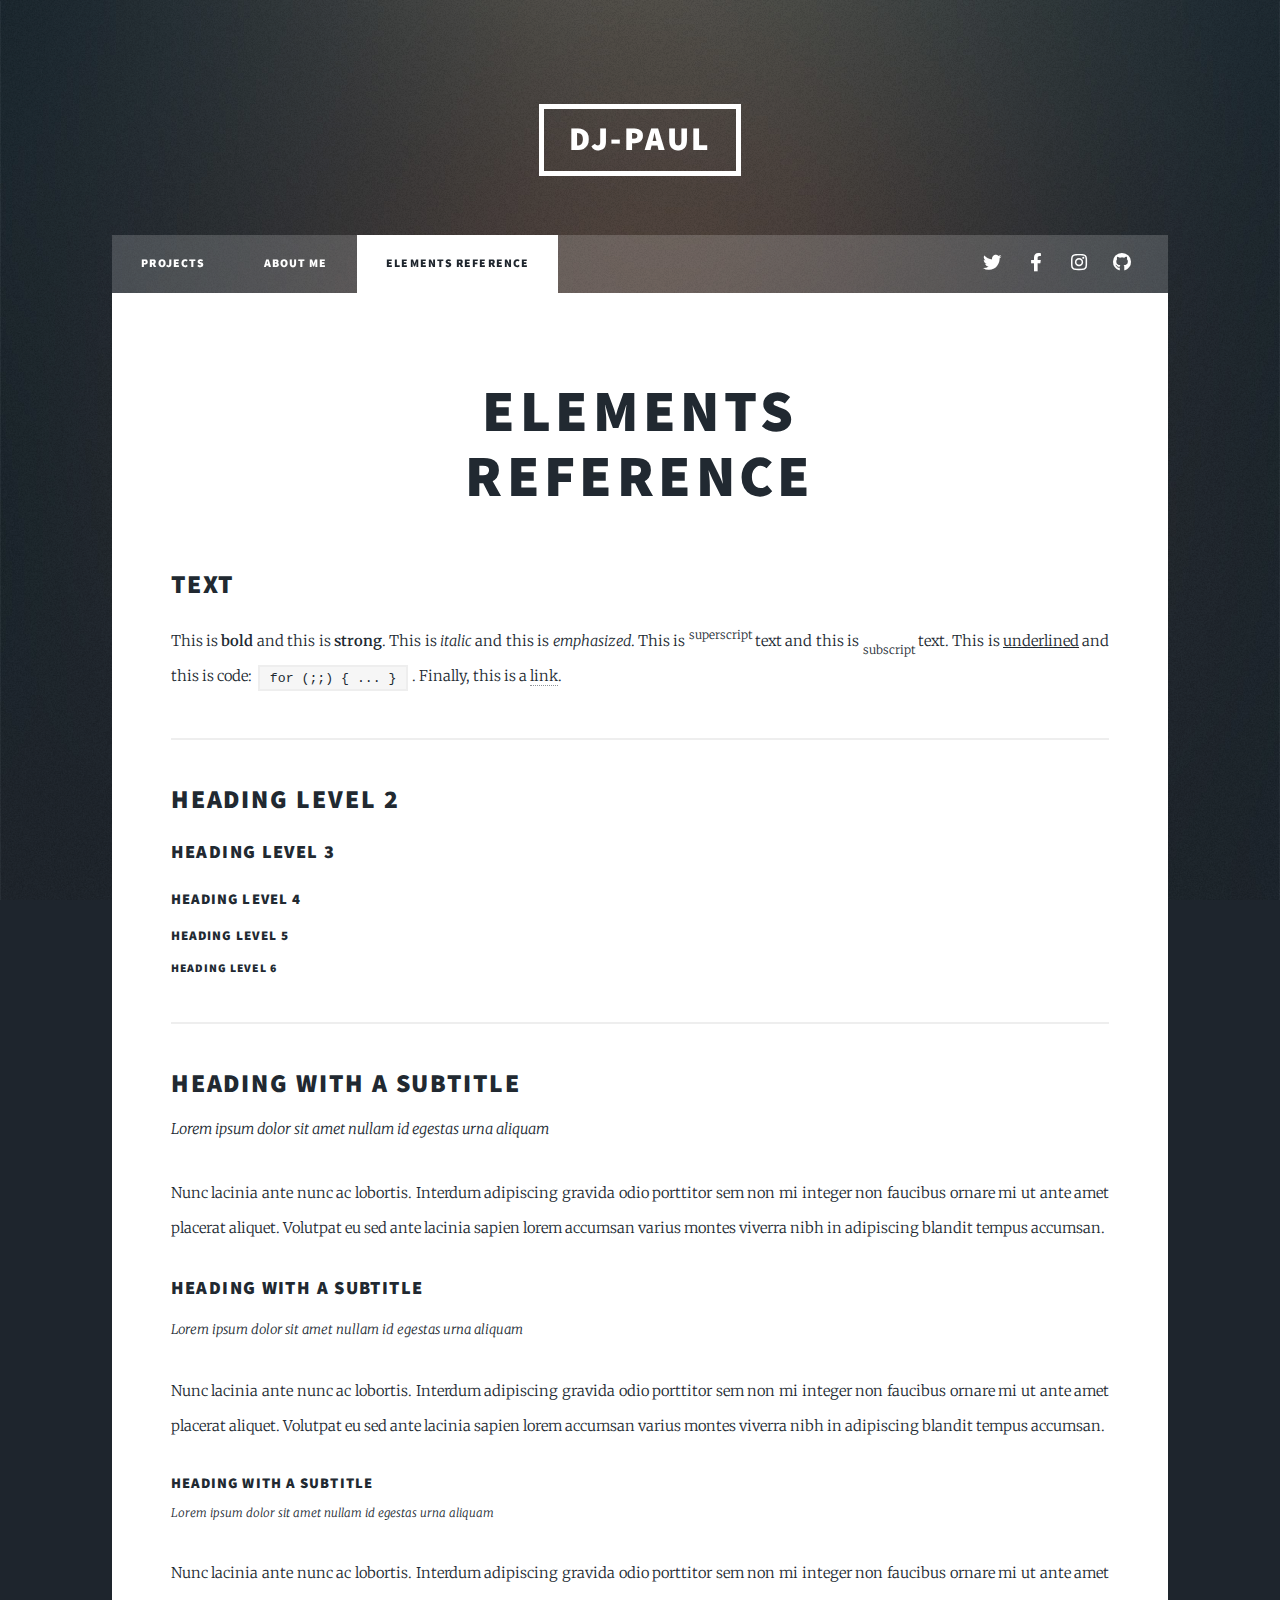
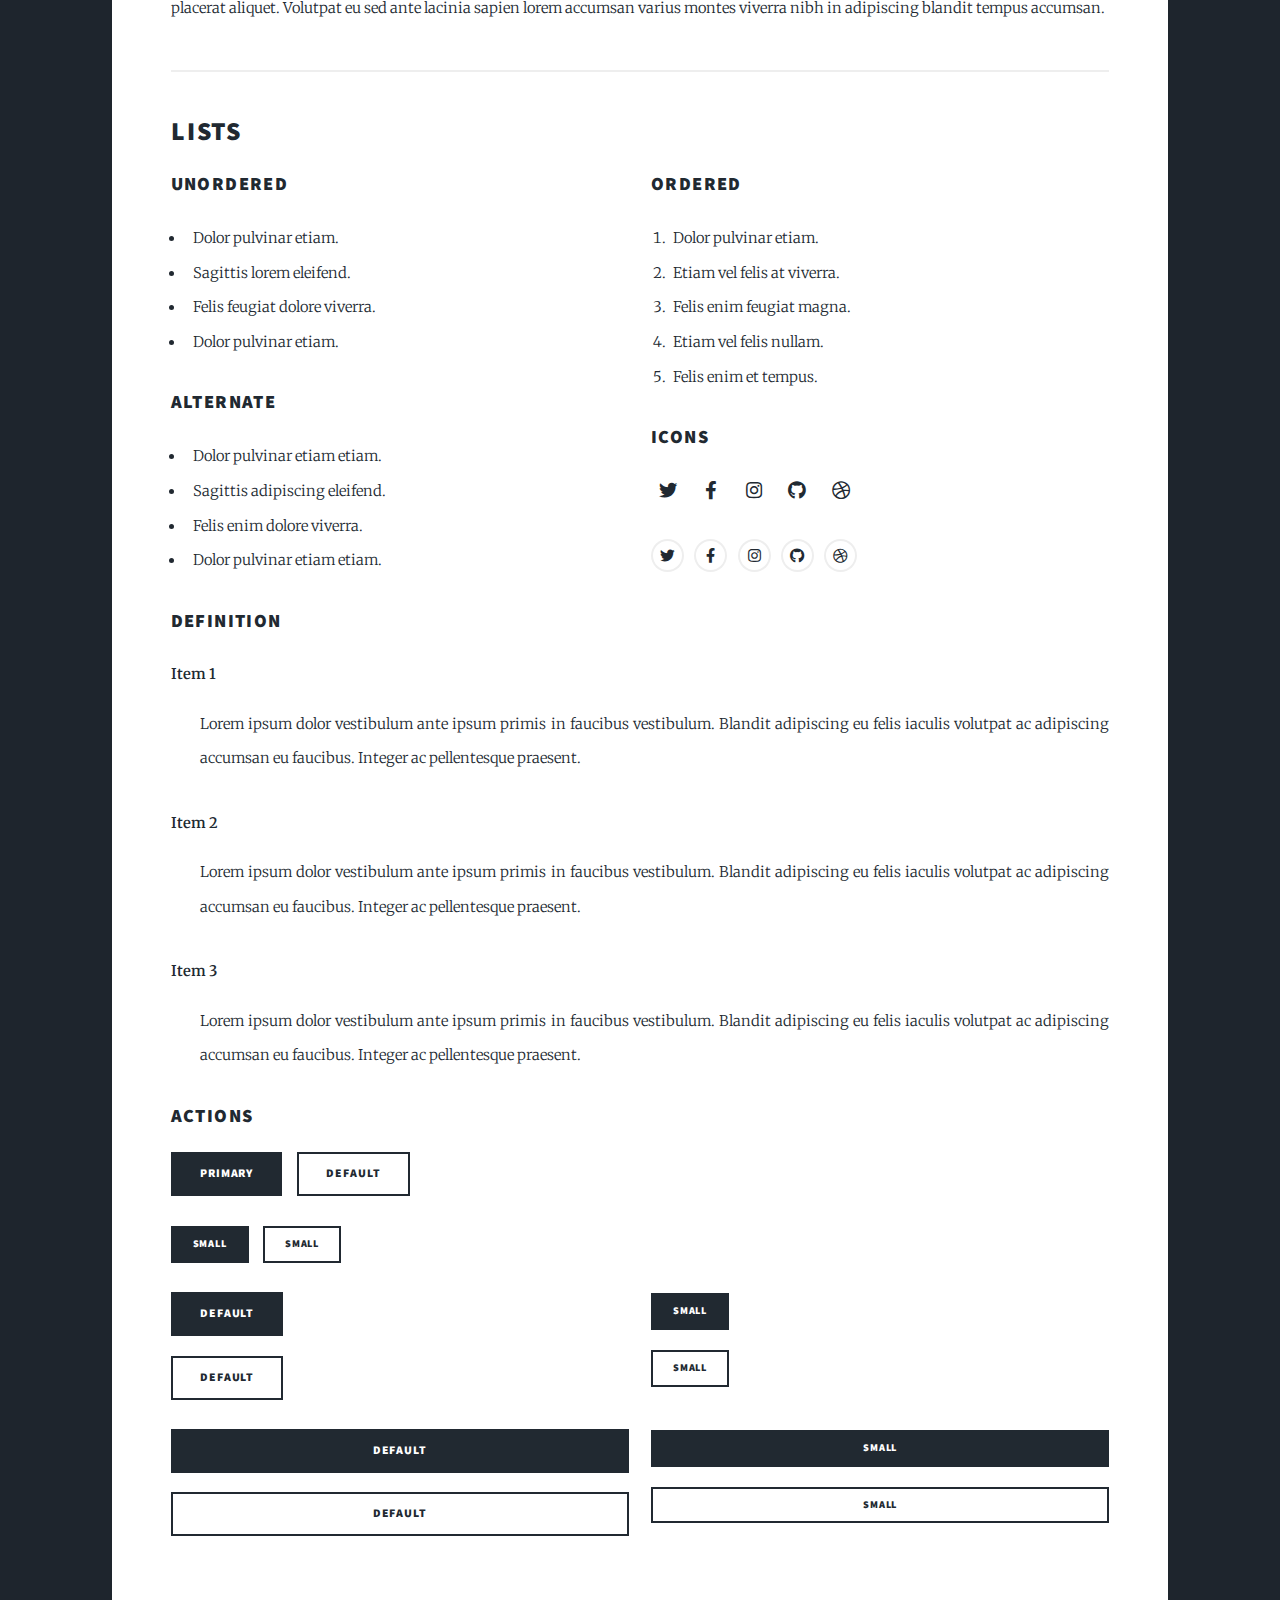
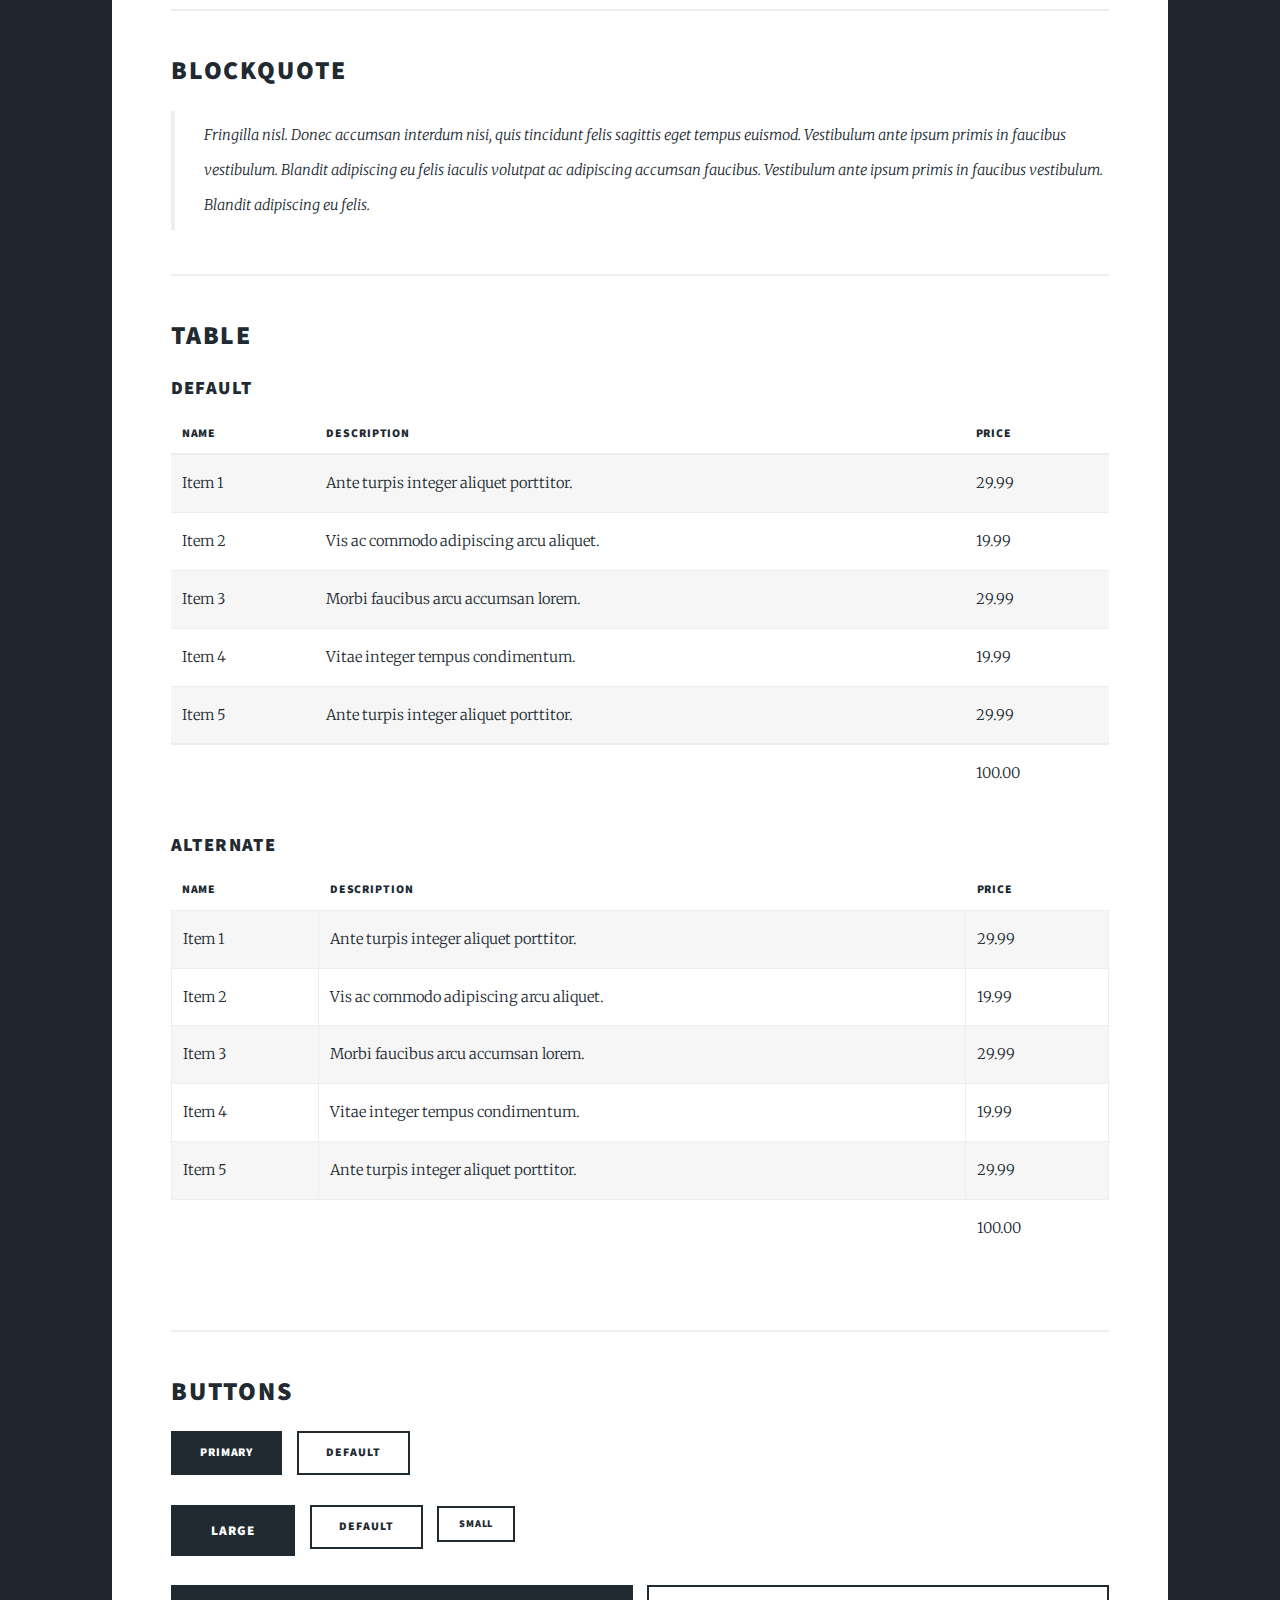
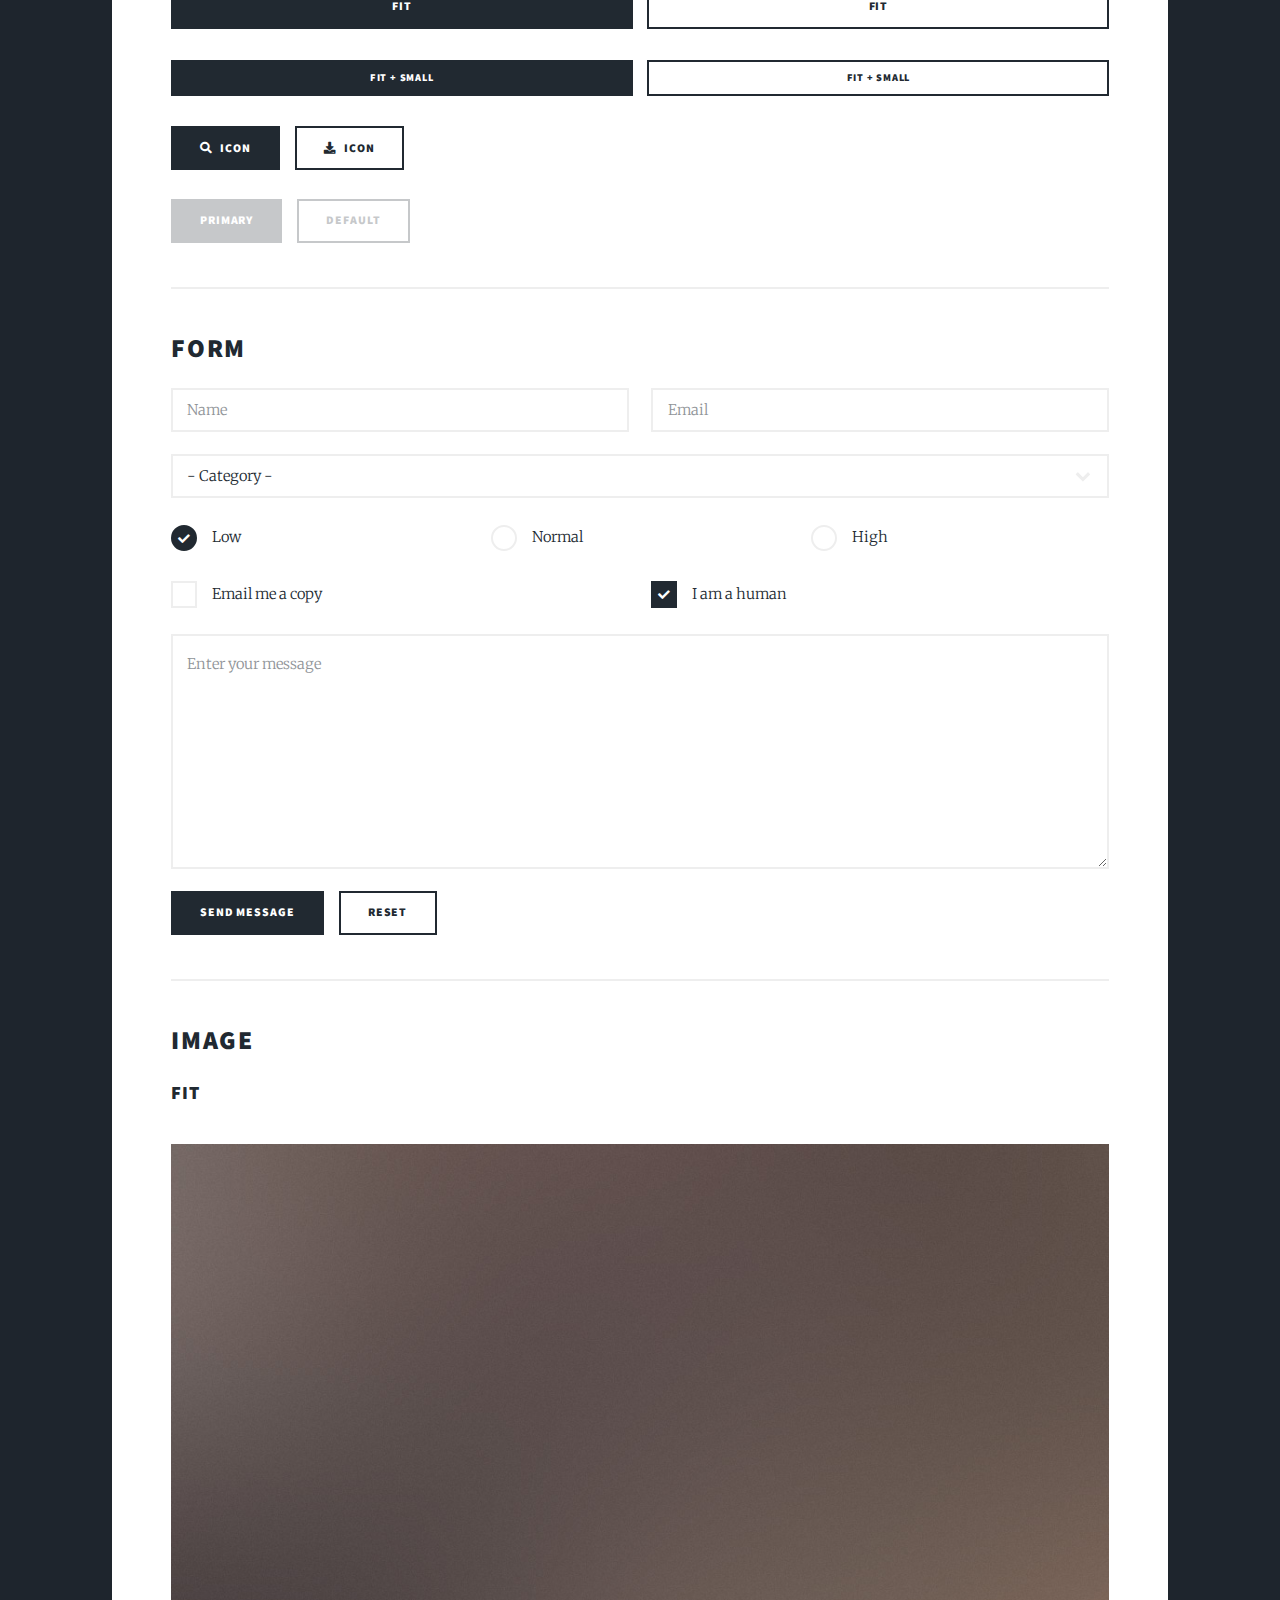
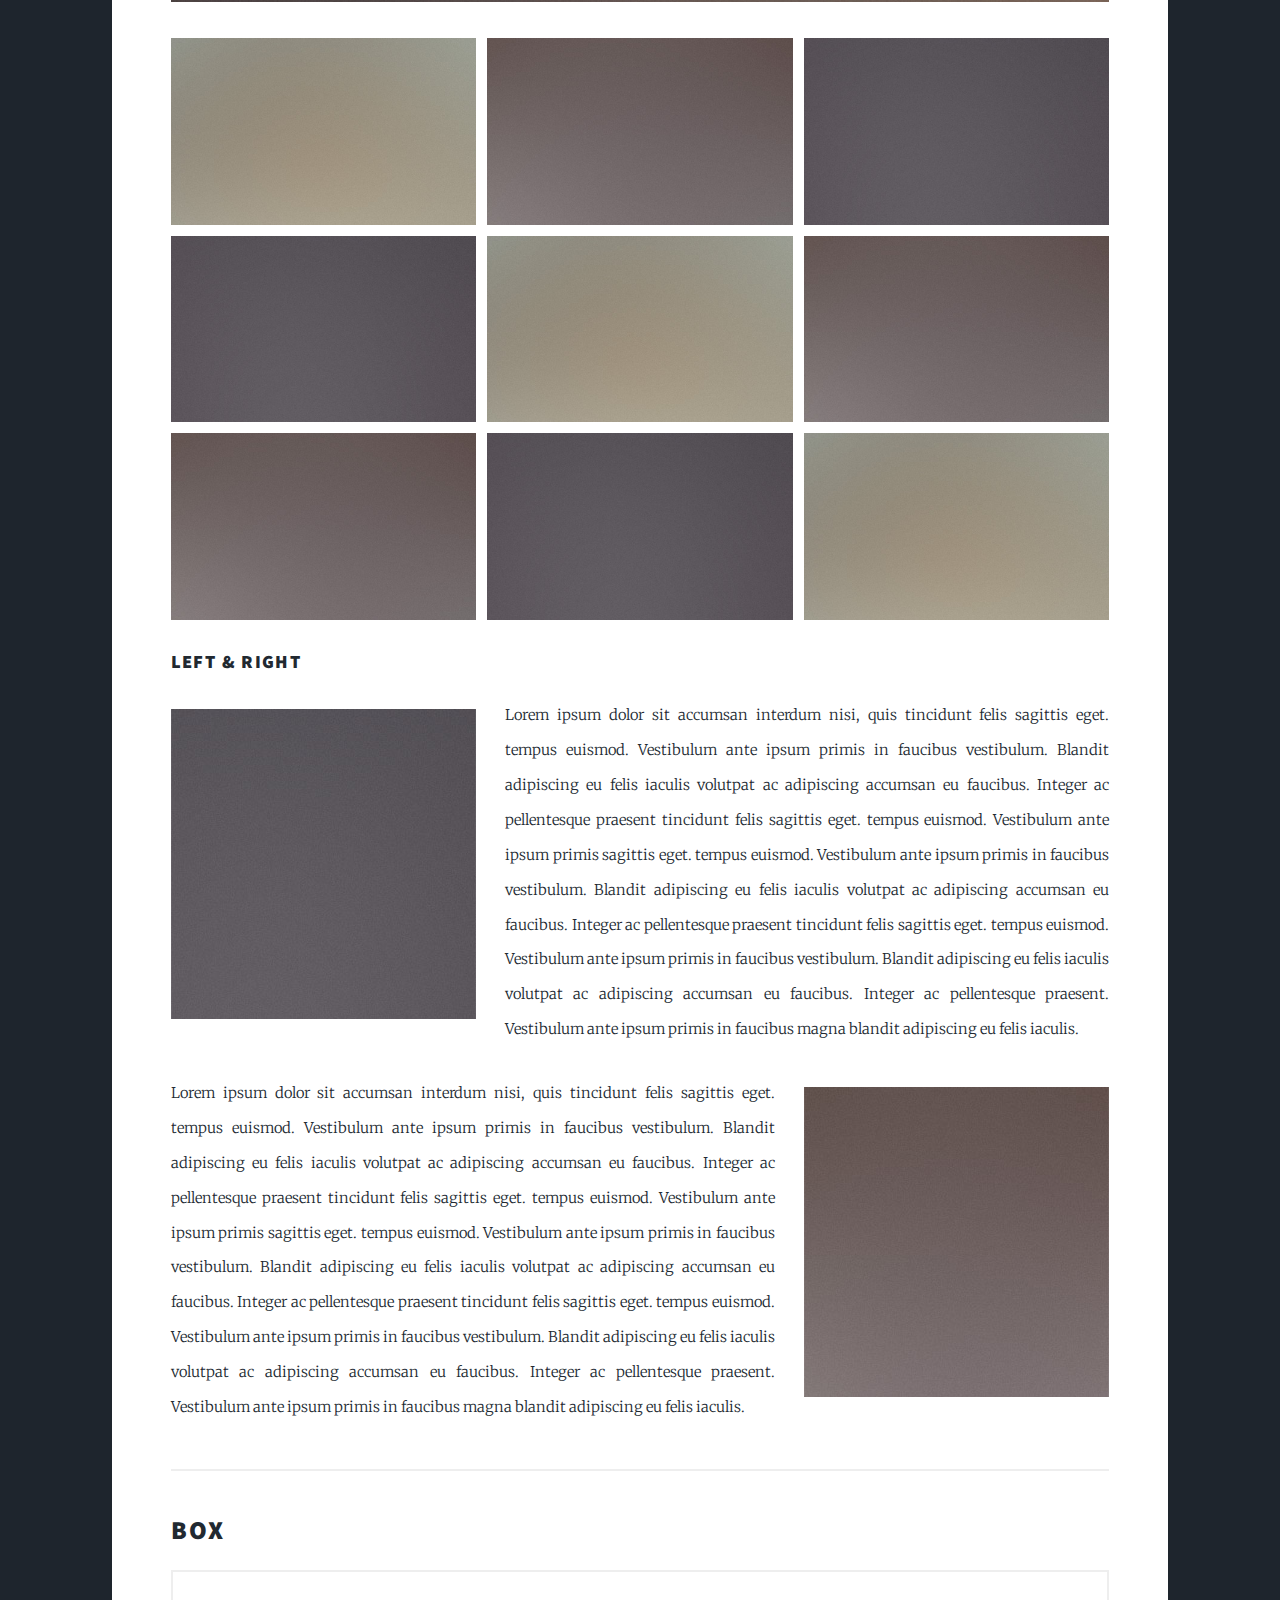
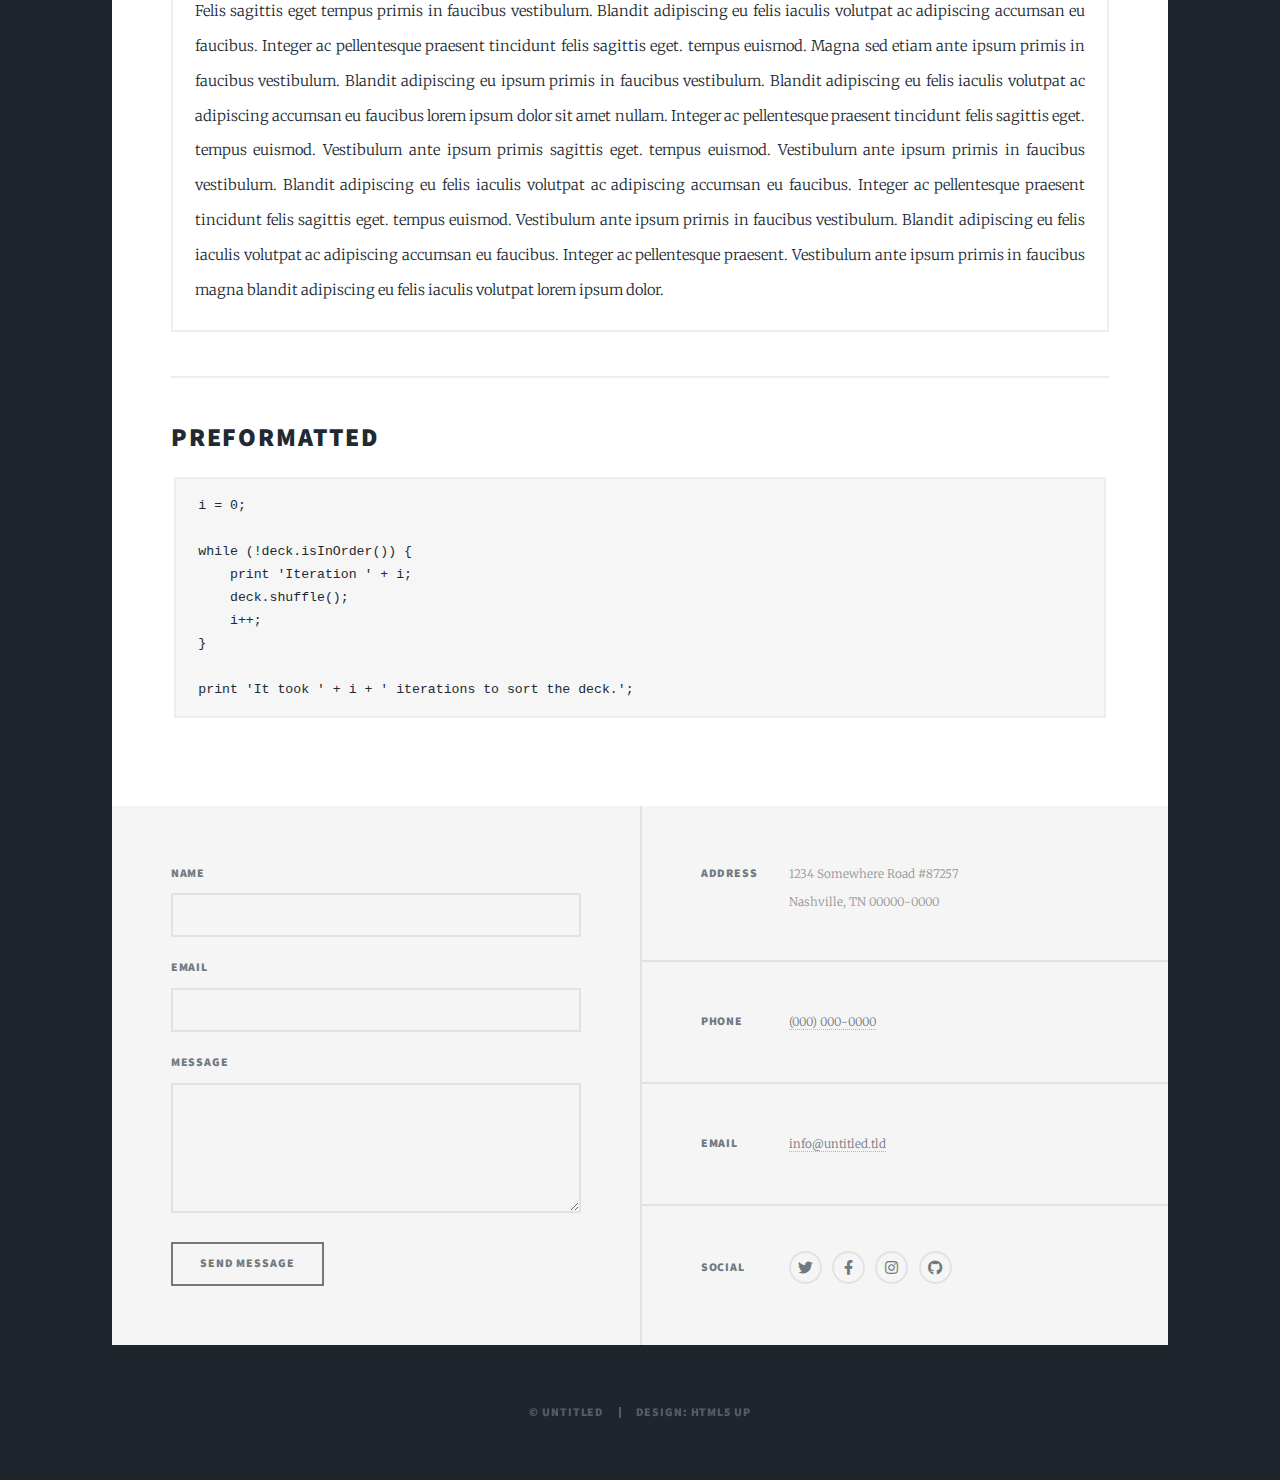
<file: elements.html>
<!DOCTYPE HTML>
<html>
	<head>
		<title>DJ-PAUL</title>
		<meta charset="utf-8" />
		<meta name="viewport" content="width=device-width, initial-scale=1, user-scalable=no" />
		<link rel="stylesheet" href="assets/css/main.css" />
		<noscript><link rel="stylesheet" href="assets/css/noscript.css" /></noscript>
	</head>
	<body class="is-preload">

		<!-- Wrapper -->
			<div id="wrapper">

				<!-- Header -->
					<header id="header">
						<a href="index.html" class="logo">DJ-PAUL</a>
					</header>

				<!-- Nav -->
					<nav id="nav">
						<ul class="links">
							<li><a href="index.html">Projects</a></li>
							<li><a href="projects.html">About Me</a></li>
							<li class="active"><a href="elements.html">Elements Reference</a></li>
						</ul>
						<ul class="icons">
							<li><a href="#" class="icon brands fa-twitter"><span class="label">Twitter</span></a></li>
							<li><a href="#" class="icon brands fa-facebook-f"><span class="label">Facebook</span></a></li>
							<li><a href="#" class="icon brands fa-instagram"><span class="label">Instagram</span></a></li>
							<li><a href="#" class="icon brands fa-github"><span class="label">GitHub</span></a></li>
						</ul>
					</nav>

				<!-- Main -->
					<div id="main">

						<!-- Post -->
							<section class="post">
								<header class="major">
									<h1>Elements<br />
									Reference</h1>
								</header>

								<!-- Text stuff -->
									<h2>Text</h2>
									<p>This is <b>bold</b> and this is <strong>strong</strong>. This is <i>italic</i> and this is <em>emphasized</em>.
									This is <sup>superscript</sup> text and this is <sub>subscript</sub> text.
									This is <u>underlined</u> and this is code: <code>for (;;) { ... }</code>.
									Finally, this is a <a href="#">link</a>.</p>
									<hr />
									<h2>Heading Level 2</h2>
									<h3>Heading Level 3</h3>
									<h4>Heading Level 4</h4>
									<h5>Heading Level 5</h5>
									<h6>Heading Level 6</h6>
									<hr />
									<header>
										<h2>Heading with a Subtitle</h2>
										<p>Lorem ipsum dolor sit amet nullam id egestas urna aliquam</p>
									</header>
									<p>Nunc lacinia ante nunc ac lobortis. Interdum adipiscing gravida odio porttitor sem non mi integer non faucibus ornare mi ut ante amet placerat aliquet. Volutpat eu sed ante lacinia sapien lorem accumsan varius montes viverra nibh in adipiscing blandit tempus accumsan.</p>
									<header>
										<h3>Heading with a Subtitle</h3>
										<p>Lorem ipsum dolor sit amet nullam id egestas urna aliquam</p>
									</header>
									<p>Nunc lacinia ante nunc ac lobortis. Interdum adipiscing gravida odio porttitor sem non mi integer non faucibus ornare mi ut ante amet placerat aliquet. Volutpat eu sed ante lacinia sapien lorem accumsan varius montes viverra nibh in adipiscing blandit tempus accumsan.</p>
									<header>
										<h4>Heading with a Subtitle</h4>
										<p>Lorem ipsum dolor sit amet nullam id egestas urna aliquam</p>
									</header>
									<p>Nunc lacinia ante nunc ac lobortis. Interdum adipiscing gravida odio porttitor sem non mi integer non faucibus ornare mi ut ante amet placerat aliquet. Volutpat eu sed ante lacinia sapien lorem accumsan varius montes viverra nibh in adipiscing blandit tempus accumsan.</p>

									<hr />

								<!-- Lists -->
									<h2>Lists</h2>
									<div class="row">
										<div class="col-6 col-12-small">

											<h3>Unordered</h3>
											<ul>
												<li>Dolor pulvinar etiam.</li>
												<li>Sagittis lorem eleifend.</li>
												<li>Felis feugiat dolore viverra.</li>
												<li>Dolor pulvinar etiam.</li>
											</ul>

											<h3>Alternate</h3>
											<ul class="alt">
												<li>Dolor pulvinar etiam etiam.</li>
												<li>Sagittis adipiscing eleifend.</li>
												<li>Felis enim dolore viverra.</li>
												<li>Dolor pulvinar etiam etiam.</li>
											</ul>

										</div>
										<div class="col-6 col-12-small">

											<h3>Ordered</h3>
											<ol>
												<li>Dolor pulvinar etiam.</li>
												<li>Etiam vel felis at viverra.</li>
												<li>Felis enim feugiat magna.</li>
												<li>Etiam vel felis nullam.</li>
												<li>Felis enim et tempus.</li>
											</ol>

											<h3>Icons</h3>
											<ul class="icons">
												<li><a href="#" class="icon brands fa-twitter"><span class="label">Twitter</span></a></li>
												<li><a href="#" class="icon brands fa-facebook-f"><span class="label">Facebook</span></a></li>
												<li><a href="#" class="icon brands fa-instagram"><span class="label">Instagram</span></a></li>
												<li><a href="#" class="icon brands fa-github"><span class="label">Github</span></a></li>
												<li><a href="#" class="icon brands fa-dribbble"><span class="label">Dribbble</span></a></li>
											</ul>
											<ul class="icons alt">
												<li><a href="#" class="icon brands alt fa-twitter"><span class="label">Twitter</span></a></li>
												<li><a href="#" class="icon brands alt fa-facebook-f"><span class="label">Facebook</span></a></li>
												<li><a href="#" class="icon brands alt fa-instagram"><span class="label">Instagram</span></a></li>
												<li><a href="#" class="icon brands alt fa-github"><span class="label">Github</span></a></li>
												<li><a href="#" class="icon brands alt fa-dribbble"><span class="label">Dribbble</span></a></li>
											</ul>

										</div>
									</div>
									<h3>Definition</h3>
									<dl>
										<dt>Item 1</dt>
										<dd>
											<p>Lorem ipsum dolor vestibulum ante ipsum primis in faucibus vestibulum. Blandit adipiscing eu felis iaculis volutpat ac adipiscing accumsan eu faucibus. Integer ac pellentesque praesent.</p>
										</dd>
										<dt>Item 2</dt>
										<dd>
											<p>Lorem ipsum dolor vestibulum ante ipsum primis in faucibus vestibulum. Blandit adipiscing eu felis iaculis volutpat ac adipiscing accumsan eu faucibus. Integer ac pellentesque praesent.</p>
										</dd>
										<dt>Item 3</dt>
										<dd>
											<p>Lorem ipsum dolor vestibulum ante ipsum primis in faucibus vestibulum. Blandit adipiscing eu felis iaculis volutpat ac adipiscing accumsan eu faucibus. Integer ac pellentesque praesent.</p>
										</dd>
									</dl>

									<h3>Actions</h3>
									<ul class="actions">
										<li><a href="#" class="button primary">Primary</a></li>
										<li><a href="#" class="button">Default</a></li>
									</ul>
									<ul class="actions small">
										<li><a href="#" class="button primary small">Small</a></li>
										<li><a href="#" class="button small">Small</a></li>
									</ul>
									<div class="row">
										<div class="col-6 col-12-small">
											<ul class="actions stacked">
												<li><a href="#" class="button primary">Default</a></li>
												<li><a href="#" class="button">Default</a></li>
											</ul>
										</div>
										<div class="col-6 col-12-small">
											<ul class="actions stacked">
												<li><a href="#" class="button primary small">Small</a></li>
												<li><a href="#" class="button small">Small</a></li>
											</ul>
										</div>
									</div>
									<div class="row">
										<div class="col-6 col-12-small">
											<ul class="actions stacked">
												<li><a href="#" class="button primary fit">Default</a></li>
												<li><a href="#" class="button fit">Default</a></li>
											</ul>
										</div>
										<div class="col-6 col-12-small">
											<ul class="actions stacked">
												<li><a href="#" class="button primary small fit">Small</a></li>
												<li><a href="#" class="button small fit">Small</a></li>
											</ul>
										</div>
									</div>

									<hr />

								<!-- Blockquote -->
									<h2>Blockquote</h2>
									<blockquote>Fringilla nisl. Donec accumsan interdum nisi, quis tincidunt felis sagittis eget tempus euismod. Vestibulum ante ipsum primis in faucibus vestibulum. Blandit adipiscing eu felis iaculis volutpat ac adipiscing accumsan faucibus. Vestibulum ante ipsum primis in faucibus vestibulum. Blandit adipiscing eu felis.</blockquote>

									<hr />

								<!-- Table -->
									<h2>Table</h2>

									<h3>Default</h3>
									<div class="table-wrapper">
										<table>
											<thead>
												<tr>
													<th>Name</th>
													<th>Description</th>
													<th>Price</th>
												</tr>
											</thead>
											<tbody>
												<tr>
													<td>Item 1</td>
													<td>Ante turpis integer aliquet porttitor.</td>
													<td>29.99</td>
												</tr>
												<tr>
													<td>Item 2</td>
													<td>Vis ac commodo adipiscing arcu aliquet.</td>
													<td>19.99</td>
												</tr>
												<tr>
													<td>Item 3</td>
													<td> Morbi faucibus arcu accumsan lorem.</td>
													<td>29.99</td>
												</tr>
												<tr>
													<td>Item 4</td>
													<td>Vitae integer tempus condimentum.</td>
													<td>19.99</td>
												</tr>
												<tr>
													<td>Item 5</td>
													<td>Ante turpis integer aliquet porttitor.</td>
													<td>29.99</td>
												</tr>
											</tbody>
											<tfoot>
												<tr>
													<td colspan="2"></td>
													<td>100.00</td>
												</tr>
											</tfoot>
										</table>
									</div>

									<h3>Alternate</h3>
									<div class="table-wrapper">
										<table class="alt">
											<thead>
												<tr>
													<th>Name</th>
													<th>Description</th>
													<th>Price</th>
												</tr>
											</thead>
											<tbody>
												<tr>
													<td>Item 1</td>
													<td>Ante turpis integer aliquet porttitor.</td>
													<td>29.99</td>
												</tr>
												<tr>
													<td>Item 2</td>
													<td>Vis ac commodo adipiscing arcu aliquet.</td>
													<td>19.99</td>
												</tr>
												<tr>
													<td>Item 3</td>
													<td> Morbi faucibus arcu accumsan lorem.</td>
													<td>29.99</td>
												</tr>
												<tr>
													<td>Item 4</td>
													<td>Vitae integer tempus condimentum.</td>
													<td>19.99</td>
												</tr>
												<tr>
													<td>Item 5</td>
													<td>Ante turpis integer aliquet porttitor.</td>
													<td>29.99</td>
												</tr>
											</tbody>
											<tfoot>
												<tr>
													<td colspan="2"></td>
													<td>100.00</td>
												</tr>
											</tfoot>
										</table>
									</div>

									<hr />

								<!-- Buttons -->
									<h2>Buttons</h2>
									<ul class="actions">
										<li><a href="#" class="button primary">Primary</a></li>
										<li><a href="#" class="button">Default</a></li>
									</ul>
									<ul class="actions">
										<li><a href="#" class="button primary large">Large</a></li>
										<li><a href="#" class="button">Default</a></li>
										<li><a href="#" class="button small">Small</a></li>
									</ul>
									<ul class="actions fit">
										<li><a href="#" class="button primary fit">Fit</a></li>
										<li><a href="#" class="button fit">Fit</a></li>
									</ul>
									<ul class="actions fit small">
										<li><a href="#" class="button primary fit small">Fit + Small</a></li>
										<li><a href="#" class="button fit small">Fit + Small</a></li>
									</ul>
									<ul class="actions">
										<li><a href="#" class="button primary icon solid fa-search">Icon</a></li>
										<li><a href="#" class="button icon solid fa-download">Icon</a></li>
									</ul>
									<ul class="actions">
										<li><span class="button primary disabled">Primary</span></li>
										<li><span class="button disabled">Default</span></li>
									</ul>

									<hr />

								<!-- Form -->
									<h2>Form</h2>

									<form method="post" action="#">
										<div class="row gtr-uniform">
											<div class="col-6 col-12-xsmall">
												<input type="text" name="demo-name" id="demo-name" value="" placeholder="Name" />
											</div>
											<div class="col-6 col-12-xsmall">
												<input type="email" name="demo-email" id="demo-email" value="" placeholder="Email" />
											</div>
											<!-- Break -->
											<div class="col-12">
												<select name="demo-category" id="demo-category">
													<option value="">- Category -</option>
													<option value="1">Manufacturing</option>
													<option value="1">Shipping</option>
													<option value="1">Administration</option>
													<option value="1">Human Resources</option>
												</select>
											</div>
											<!-- Break -->
											<div class="col-4 col-12-small">
												<input type="radio" id="demo-priority-low" name="demo-priority" checked>
												<label for="demo-priority-low">Low</label>
											</div>
											<div class="col-4 col-12-small">
												<input type="radio" id="demo-priority-normal" name="demo-priority">
												<label for="demo-priority-normal">Normal</label>
											</div>
											<div class="col-4 col-12-small">
												<input type="radio" id="demo-priority-high" name="demo-priority">
												<label for="demo-priority-high">High</label>
											</div>
											<!-- Break -->
											<div class="col-6 col-12-small">
												<input type="checkbox" id="demo-copy" name="demo-copy">
												<label for="demo-copy">Email me a copy</label>
											</div>
											<div class="col-6 col-12-small">
												<input type="checkbox" id="demo-human" name="demo-human" checked>
												<label for="demo-human">I am a human</label>
											</div>
											<!-- Break -->
											<div class="col-12">
												<textarea name="demo-message" id="demo-message" placeholder="Enter your message" rows="6"></textarea>
											</div>
											<!-- Break -->
											<div class="col-12">
												<ul class="actions">
													<li><input type="submit" value="Send Message" class="primary" /></li>
													<li><input type="reset" value="Reset" /></li>
												</ul>
											</div>
										</div>
									</form>

									<hr />

								<!-- Image -->
									<h2>Image</h2>

									<h3>Fit</h3>
									<span class="image fit"><img src="images/pic01.jpg" alt="" /></span>
									<div class="box alt">
										<div class="row gtr-50 gtr-uniform">
											<div class="col-4"><span class="image fit"><img src="images/pic02.jpg" alt="" /></span></div>
											<div class="col-4"><span class="image fit"><img src="images/pic03.jpg" alt="" /></span></div>
											<div class="col-4"><span class="image fit"><img src="images/pic04.jpg" alt="" /></span></div>
											<!-- Break -->
											<div class="col-4"><span class="image fit"><img src="images/pic04.jpg" alt="" /></span></div>
											<div class="col-4"><span class="image fit"><img src="images/pic02.jpg" alt="" /></span></div>
											<div class="col-4"><span class="image fit"><img src="images/pic03.jpg" alt="" /></span></div>
											<!-- Break -->
											<div class="col-4"><span class="image fit"><img src="images/pic03.jpg" alt="" /></span></div>
											<div class="col-4"><span class="image fit"><img src="images/pic04.jpg" alt="" /></span></div>
											<div class="col-4"><span class="image fit"><img src="images/pic02.jpg" alt="" /></span></div>
										</div>
									</div>

									<h3>Left &amp; Right</h3>
									<p><span class="image left"><img src="images/pic08.jpg" alt="" /></span>Lorem ipsum dolor sit accumsan interdum nisi, quis tincidunt felis sagittis eget. tempus euismod. Vestibulum ante ipsum primis in faucibus vestibulum. Blandit adipiscing eu felis iaculis volutpat ac adipiscing accumsan eu faucibus. Integer ac pellentesque praesent tincidunt felis sagittis eget. tempus euismod. Vestibulum ante ipsum primis sagittis eget. tempus euismod. Vestibulum ante ipsum primis in faucibus vestibulum. Blandit adipiscing eu felis iaculis volutpat ac adipiscing accumsan eu faucibus. Integer ac pellentesque praesent tincidunt felis sagittis eget. tempus euismod. Vestibulum ante ipsum primis in faucibus vestibulum. Blandit adipiscing eu felis iaculis volutpat ac adipiscing accumsan eu faucibus. Integer ac pellentesque praesent. Vestibulum ante ipsum primis in faucibus magna blandit adipiscing eu felis iaculis.</p>
									<p><span class="image right"><img src="images/pic09.jpg" alt="" /></span>Lorem ipsum dolor sit accumsan interdum nisi, quis tincidunt felis sagittis eget. tempus euismod. Vestibulum ante ipsum primis in faucibus vestibulum. Blandit adipiscing eu felis iaculis volutpat ac adipiscing accumsan eu faucibus. Integer ac pellentesque praesent tincidunt felis sagittis eget. tempus euismod. Vestibulum ante ipsum primis sagittis eget. tempus euismod. Vestibulum ante ipsum primis in faucibus vestibulum. Blandit adipiscing eu felis iaculis volutpat ac adipiscing accumsan eu faucibus. Integer ac pellentesque praesent tincidunt felis sagittis eget. tempus euismod. Vestibulum ante ipsum primis in faucibus vestibulum. Blandit adipiscing eu felis iaculis volutpat ac adipiscing accumsan eu faucibus. Integer ac pellentesque praesent. Vestibulum ante ipsum primis in faucibus magna blandit adipiscing eu felis iaculis.</p>

									<hr />

								<!-- Box -->
									<h2>Box</h2>
									<div class="box">
										<p>Felis sagittis eget tempus primis in faucibus vestibulum. Blandit adipiscing eu felis iaculis volutpat ac adipiscing accumsan eu faucibus. Integer ac pellentesque praesent tincidunt felis sagittis eget. tempus euismod. Magna sed etiam ante ipsum primis in faucibus vestibulum. Blandit adipiscing eu ipsum primis in faucibus vestibulum. Blandit adipiscing eu felis iaculis volutpat ac adipiscing accumsan eu faucibus lorem ipsum dolor sit amet nullam. Integer ac pellentesque praesent tincidunt felis sagittis eget. tempus euismod. Vestibulum ante ipsum primis sagittis eget. tempus euismod. Vestibulum ante ipsum primis in faucibus vestibulum. Blandit adipiscing eu felis iaculis volutpat ac adipiscing accumsan eu faucibus. Integer ac pellentesque praesent tincidunt felis sagittis eget. tempus euismod. Vestibulum ante ipsum primis in faucibus vestibulum. Blandit adipiscing eu felis iaculis volutpat ac adipiscing accumsan eu faucibus. Integer ac pellentesque praesent. Vestibulum ante ipsum primis in faucibus magna blandit adipiscing eu felis iaculis volutpat lorem ipsum dolor.</p>
									</div>

									<hr />

								<!-- Preformatted Code -->
									<h2>Preformatted</h2>
									<pre><code>i = 0;

while (!deck.isInOrder()) {
    print 'Iteration ' + i;
    deck.shuffle();
    i++;
}

print 'It took ' + i + ' iterations to sort the deck.';
</code></pre>

							</section>

					</div>

				<!-- Footer -->
					<footer id="footer">
						<section>
							<form method="post" action="#">
								<div class="fields">
									<div class="field">
										<label for="name">Name</label>
										<input type="text" name="name" id="name" />
									</div>
									<div class="field">
										<label for="email">Email</label>
										<input type="text" name="email" id="email" />
									</div>
									<div class="field">
										<label for="message">Message</label>
										<textarea name="message" id="message" rows="3"></textarea>
									</div>
								</div>
								<ul class="actions">
									<li><input type="submit" value="Send Message" /></li>
								</ul>
							</form>
						</section>
						<section class="split contact">
							<section class="alt">
								<h3>Address</h3>
								<p>1234 Somewhere Road #87257<br />
								Nashville, TN 00000-0000</p>
							</section>
							<section>
								<h3>Phone</h3>
								<p><a href="#">(000) 000-0000</a></p>
							</section>
							<section>
								<h3>Email</h3>
								<p><a href="#">info@untitled.tld</a></p>
							</section>
							<section>
								<h3>Social</h3>
								<ul class="icons alt">
									<li><a href="#" class="icon brands alt fa-twitter"><span class="label">Twitter</span></a></li>
									<li><a href="#" class="icon brands alt fa-facebook-f"><span class="label">Facebook</span></a></li>
									<li><a href="#" class="icon brands alt fa-instagram"><span class="label">Instagram</span></a></li>
									<li><a href="#" class="icon brands alt fa-github"><span class="label">GitHub</span></a></li>
								</ul>
							</section>
						</section>
					</footer>

				<!-- Copyright -->
					<div id="copyright">
						<ul><li>&copy; Untitled</li><li>Design: HTML5 UP</li></ul>
					</div>

			</div>

		<!-- Scripts -->
			<script src="assets/js/jquery.min.js"></script>
			<script src="assets/js/jquery.scrollex.min.js"></script>
			<script src="assets/js/jquery.scrolly.min.js"></script>
			<script src="assets/js/browser.min.js"></script>
			<script src="assets/js/breakpoints.min.js"></script>
			<script src="assets/js/util.js"></script>
			<script src="assets/js/main.js"></script>

	</body>
</html>
</file>
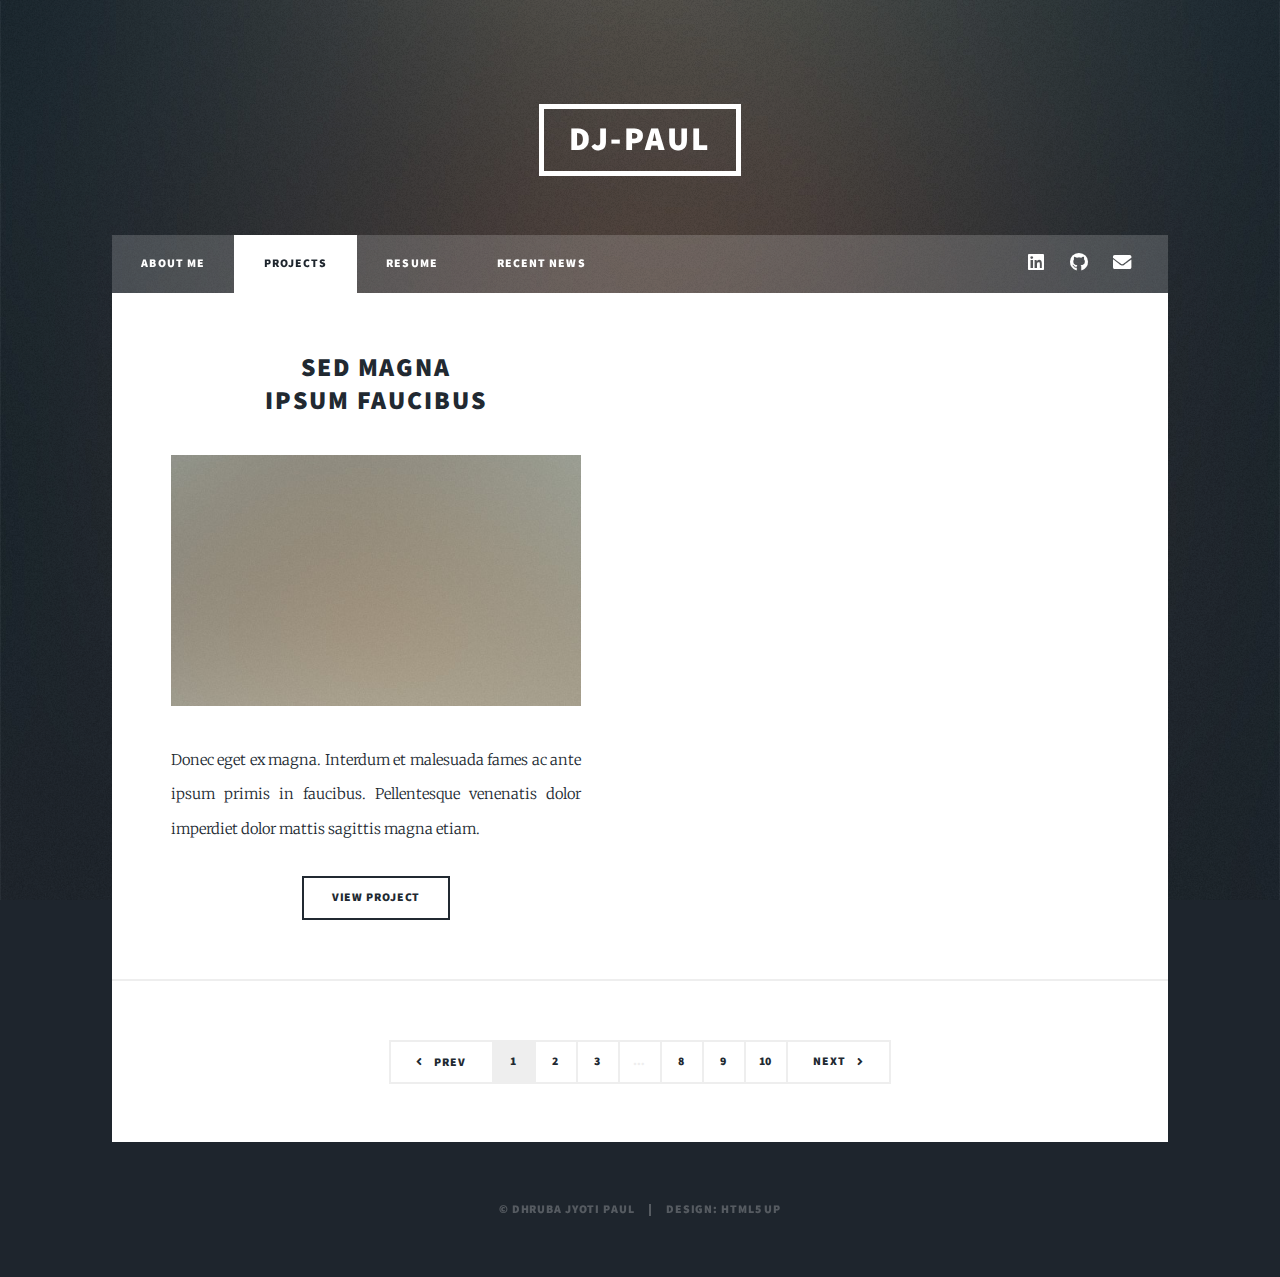
<file: projects.html>
<!DOCTYPE HTML>
<html>
	<head>
		<title>DJ-PAUL</title>
		<meta charset="utf-8" />
		<meta name="viewport" content="width=device-width, initial-scale=1, user-scalable=no" />
		<meta name="author" content="Dhruba Jyoti Paul">
		<meta name="keywords" content="DJ, Dhruba Jyoti Paul, about DJ, Paul, DJ Paul, DJ-PAUL, projects">	 
		<meta name="description" content="Projects done by Dhruba Jyoti Paul, also known as DJ Paul.">
		<link rel="stylesheet" href="assets/css/main.css" />
		<noscript><link rel="stylesheet" href="assets/css/noscript.css" /></noscript>
		<link rel="icon" type="image/x-icon" href="images/tab_icon.png">
	</head>
	<body class="is-preload">

		<!-- Wrapper -->
			<div id="wrapper">

				<!-- Header -->
					<header id="header">
						<a href="index.html" class="logo">DJ-PAUL</a>
					</header>

				<!-- Nav -->
					<nav id="nav">
						<ul class="links">
							<li><a href="index.html">About Me</a></li>
							<li class="active"><a href="projects.html">Projects</a></li>
							<li><a href="resume.html">Resume</a></li>
							<li><a href="recent_news.html">Recent News</a></li>
						</ul>
						<ul class="icons">
							<li><a href="https://www.linkedin.com/in/dhruba-j-paul/" class="icon brands fa-linkedin" target="_blank"><span class="label">LinkedIn</span></a></li>
							<li><a href="https://github.com/djpaul-dev" class="icon brands fa-github" target="_blank"><span class="label">GitHub</span></a></li>
							<li><a href="mailto:dhruba.j.paul+FromPortfolio@gmail.com" class="icon solid fa-envelope"><span class="label">Email</span></a></li>
						</ul>
					</nav>

				<!-- Main -->
				<div id="main">

					<!-- Featured Post -->
						<!-- <article class="post featured">
							<header class="major">
								<span class="date">April 25, 2017</span>
								<h2><a href="#">And this is a<br />
								massive headline</a></h2>
								<p>Aenean ornare velit lacus varius enim ullamcorper proin aliquam<br />
								facilisis ante sed etiam magna interdum congue. Lorem ipsum dolor<br />
								amet nullam sed etiam veroeros.</p>
							</header>
							<a href="#" class="image main"><img src="images/pic01.jpg" alt="" /></a>
							<ul class="actions special">
								<li><a href="#" class="button large">Full Story</a></li>
							</ul>
						</article> -->

					<!-- Posts -->
						<section class="posts">
							<article>
								<header>
									<!-- <span class="date">April 24, 2017</span> -->
									<h2><a href="#">Sed magna<br />
									ipsum faucibus</a></h2>
								</header>
								<a href="#" class="image fit"><img src="images/pic02.jpg" alt="" /></a>
								<p>Donec eget ex magna. Interdum et malesuada fames ac ante ipsum primis in faucibus. Pellentesque venenatis dolor imperdiet dolor mattis sagittis magna etiam.</p>
								<ul class="actions special">
									<li><a href="#" class="button">View Project</a></li>
								</ul>
							</article>
							
						</section>

					<!-- Footer -->
						<footer>
							<div class="pagination">
								<a href="#" class="previous">Prev</a>
								<a href="#" class="page active">1</a>
								<a href="#" class="page">2</a>
								<a href="#" class="page">3</a>
								<span class="extra">&hellip;</span>
								<a href="#" class="page">8</a>
								<a href="#" class="page">9</a>
								<a href="#" class="page">10</a>
								<a href="#" class="next">Next</a>
							</div>
						</footer>

				</div>

				<!-- Copyright -->
					<div id="copyright">
						<ul><li>&copy; Dhruba Jyoti Paul</li><li>Design: HTML5 UP</li></ul>
					</div>

			</div>

		<!-- Scripts -->
			<script src="assets/js/jquery.min.js"></script>
			<script src="assets/js/jquery.scrollex.min.js"></script>
			<script src="assets/js/jquery.scrolly.min.js"></script>
			<script src="assets/js/browser.min.js"></script>
			<script src="assets/js/breakpoints.min.js"></script>
			<script src="assets/js/util.js"></script>
			<script src="assets/js/main.js"></script>

	</body>
</html>
</file>
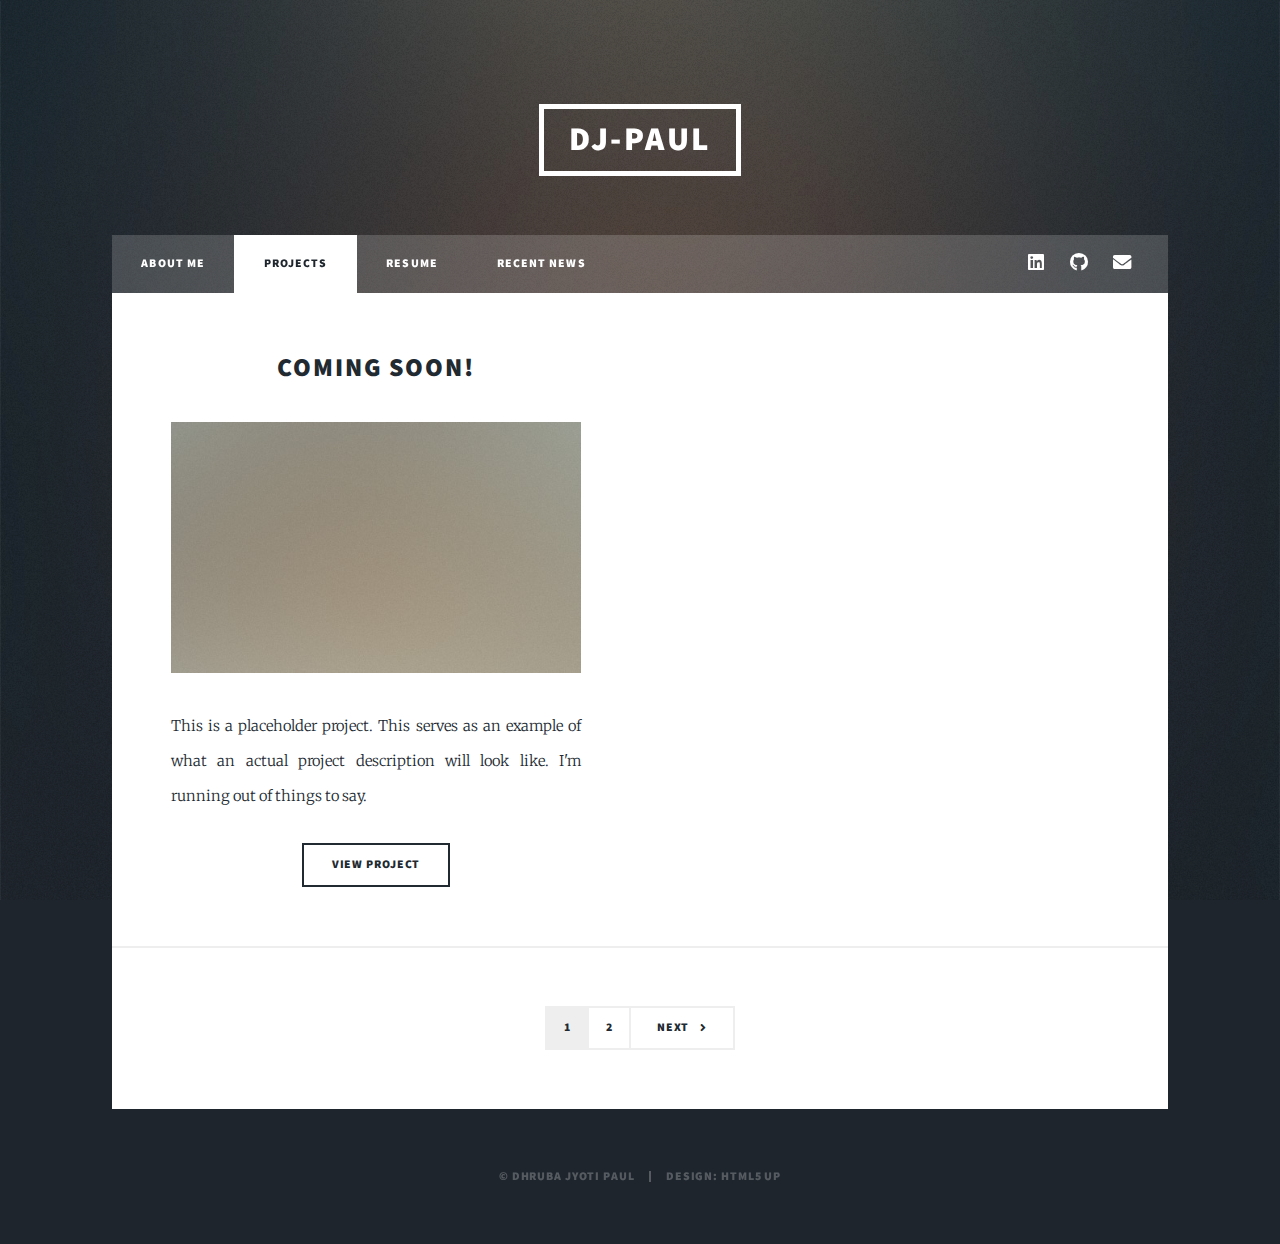
<file: projects1.html>
<!DOCTYPE HTML>
<html>
	<head>
		<!-- Google tag (gtag.js), for Google Analytics -->
		<script async src="https://www.googletagmanager.com/gtag/js?id=G-7T42Q1TRNY"></script>
		<script>
			window.dataLayer = window.dataLayer || [];
			function gtag(){dataLayer.push(arguments);}
			gtag('js', new Date());

			gtag('config', 'G-7T42Q1TRNY');
		</script>

		<!-- Standard Header Tags -->
		<title>DJ-PAUL</title>
		<meta charset="utf-8" />
		<meta name="viewport" content="width=device-width, initial-scale=1, user-scalable=no" />
		<meta name="author" content="Dhruba Jyoti Paul">
		<meta name="keywords" content="DJ, Dhruba Jyoti Paul, DJ projects, Paul, DJ Paul, DJ-PAUL, projects">	 
		<meta name="description" content="Projects done by Dhruba Jyoti Paul (DJ-PAUL).">
		<link rel="stylesheet" href="assets/css/main.css" />
		<noscript><link rel="stylesheet" href="assets/css/noscript.css" /></noscript>
		<link rel="icon" type="image/x-icon" href="images/tab_icon.png">
	</head>
	<body class="is-preload">

		<!-- Wrapper -->
			<div id="wrapper">

				<!-- Header -->
					<header id="header">
						<a href="index.html" class="logo">DJ-PAUL</a>
					</header>

				<!-- Nav -->
					<nav id="nav">
						<ul class="links">
							<li><a href="index.html">About Me</a></li>
							<li class="active"><a href="projects1.html">Projects</a></li>
							<li><a href="resume.html">Resume</a></li>
							<li><a href="recent_news.html">Recent News</a></li>
						</ul>
						<ul class="icons">
							<li><a href="https://www.linkedin.com/in/dj-paul/" class="icon brands fa-linkedin" target="_blank"><span class="label">LinkedIn</span></a></li>
							<li><a href="https://github.com/djpaul-dev" class="icon brands fa-github" target="_blank"><span class="label">GitHub</span></a></li>
							<li><a href="mailto:dhruba.j.paul+FromPortfolio@gmail.com" class="icon solid fa-envelope"><span class="label">Email</span></a></li>
						</ul>
					</nav>

				<!-- Main -->
				<div id="main">

					<!-- Featured Post -->
						<!-- <article class="post featured">
							<header class="major">
								<span class="date">April 25, 2017</span>
								<h2><a href="#">And this is a<br />
								massive headline</a></h2>
								<p>Aenean ornare velit lacus varius enim ullamcorper proin aliquam<br />
								facilisis ante sed etiam magna interdum congue. Lorem ipsum dolor<br />
								amet nullam sed etiam veroeros.</p>
							</header>
							<a href="#" class="image main"><img src="images/pic01.jpg" alt="" /></a>
							<ul class="actions special">
								<li><a href="#" class="button large">Full Story</a></li>
							</ul>
						</article> -->

					<!-- Posts -->
						<section class="posts">
							<article>
								<header>
									<!-- <span class="date">April 24, 2017</span> -->
									<h2><a href="#">Coming Soon!</a></h2>
								</header>
								<a href="#" class="image fit"><img src="images/pic02.jpg" alt="" /></a>
								<p>This is a placeholder project. This serves as an example of what an actual project description will look like. I'm running out of things to say.</p>
								<ul class="actions special">
									<li><a href="#" class="button">View Project</a></li>
								</ul>
							</article>
							
						</section>

					<!-- Footer -->
						<footer>
							<div class="pagination">
								<!-- <a href="#" class="previous">Prev</a> -->
								<a href="#" class="page active">1</a>
								<a href="projects2.html" class="page">2</a>
								<!-- <span class="extra">&hellip;</span> -->
								<!-- <a href="#" class="page">8</a> -->
								<a href="projects2.html" class="next">Next</a>
							</div>
						</footer>

				</div>

				<!-- Copyright -->
					<div id="copyright">
						<ul><li>&copy; Dhruba Jyoti Paul</li><li>Design: HTML5 UP</li></ul>
					</div>

			</div>

		<!-- Scripts -->
			<script src="assets/js/jquery.min.js"></script>
			<script src="assets/js/jquery.scrollex.min.js"></script>
			<script src="assets/js/jquery.scrolly.min.js"></script>
			<script src="assets/js/browser.min.js"></script>
			<script src="assets/js/breakpoints.min.js"></script>
			<script src="assets/js/util.js"></script>
			<script src="assets/js/main.js"></script>

	</body>
</html>
</file>
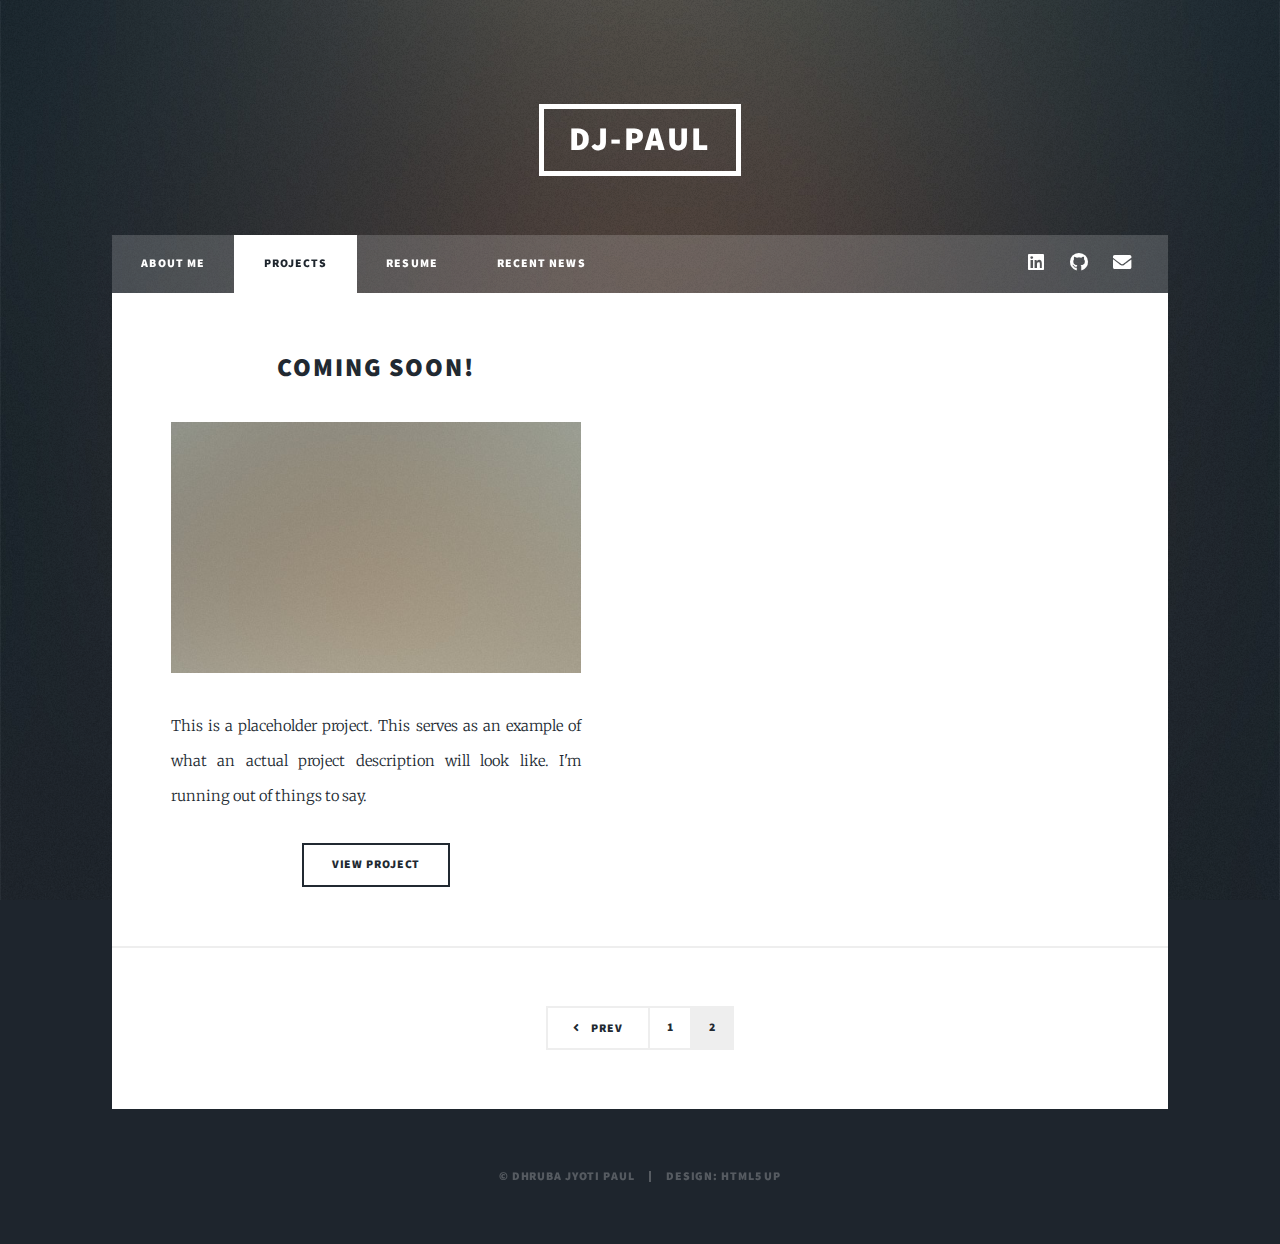
<file: projects2.html>
<!DOCTYPE HTML>
<html>
	<head>
		<!-- Google tag (gtag.js), for Google Analytics -->
		<script async src="https://www.googletagmanager.com/gtag/js?id=G-7T42Q1TRNY"></script>
		<script>
			window.dataLayer = window.dataLayer || [];
			function gtag(){dataLayer.push(arguments);}
			gtag('js', new Date());

			gtag('config', 'G-7T42Q1TRNY');
		</script>

		<!-- Standard Header Tags -->
		<title>DJ-PAUL</title>
		<meta charset="utf-8" />
		<meta name="viewport" content="width=device-width, initial-scale=1, user-scalable=no" />
		<meta name="author" content="Dhruba Jyoti Paul">
		<meta name="keywords" content="DJ, Dhruba Jyoti Paul, DJ projects, Paul, DJ Paul, DJ-PAUL, projects">	 
		<meta name="description" content="Projects done by Dhruba Jyoti Paul, also known as DJ Paul.">
		<link rel="stylesheet" href="assets/css/main.css" />
		<noscript><link rel="stylesheet" href="assets/css/noscript.css" /></noscript>
		<link rel="icon" type="image/x-icon" href="images/tab_icon.png">
	</head>
	<body class="is-preload">

		<!-- Wrapper -->
			<div id="wrapper">

				<!-- Header -->
					<header id="header">
						<a href="index.html" class="logo">DJ-PAUL</a>
					</header>

				<!-- Nav -->
					<nav id="nav">
						<ul class="links">
							<li><a href="index.html">About Me</a></li>
							<li class="active"><a href="projects1.html">Projects</a></li>
							<li><a href="resume.html">Resume</a></li>
							<li><a href="recent_news.html">Recent News</a></li>
						</ul>
						<ul class="icons">
							<li><a href="https://www.linkedin.com/in/dj-paul/" class="icon brands fa-linkedin" target="_blank"><span class="label">LinkedIn</span></a></li>
							<li><a href="https://github.com/djpaul-dev" class="icon brands fa-github" target="_blank"><span class="label">GitHub</span></a></li>
							<li><a href="mailto:dhruba.j.paul+FromPortfolio@gmail.com" class="icon solid fa-envelope"><span class="label">Email</span></a></li>
						</ul>
					</nav>

				<!-- Main -->
				<div id="main">

					<!-- Featured Post -->
						<!-- <article class="post featured">
							<header class="major">
								<span class="date">April 25, 2017</span>
								<h2><a href="#">And this is a<br />
								massive headline</a></h2>
								<p>Aenean ornare velit lacus varius enim ullamcorper proin aliquam<br />
								facilisis ante sed etiam magna interdum congue. Lorem ipsum dolor<br />
								amet nullam sed etiam veroeros.</p>
							</header>
							<a href="#" class="image main"><img src="images/pic01.jpg" alt="" /></a>
							<ul class="actions special">
								<li><a href="#" class="button large">Full Story</a></li>
							</ul>
						</article> -->

					<!-- Posts -->
						<section class="posts">
							<article>
								<header>
									<!-- <span class="date">April 24, 2017</span> -->
									<h2><a href="#">Coming Soon!</a></h2>
								</header>
								<a href="#" class="image fit"><img src="images/pic02.jpg" alt="" /></a>
								<p>This is a placeholder project. This serves as an example of what an actual project description will look like. I'm running out of things to say.</p>
								<ul class="actions special">
									<li><a href="#" class="button">View Project</a></li>
								</ul>
							</article>
							
						</section>

					<!-- Footer -->
						<footer>
							<div class="pagination">
								<a href="projects1.html" class="previous">Prev</a>
								<a href="projects1.html" class="page">1</a>
								<a href="#" class="page active">2</a>
								<!-- <a href="#" class="page">3</a>
								<span class="extra">&hellip;</span>
								<a href="#" class="page">8</a>
								<a href="#" class="page">9</a>
								<a href="#" class="page">10</a>
								<a href="#" class="next">Next</a> -->
							</div>
						</footer>

				</div>

				<!-- Copyright -->
					<div id="copyright">
						<ul><li>&copy; Dhruba Jyoti Paul</li><li>Design: HTML5 UP</li></ul>
					</div>

			</div>

		<!-- Scripts -->
			<script src="assets/js/jquery.min.js"></script>
			<script src="assets/js/jquery.scrollex.min.js"></script>
			<script src="assets/js/jquery.scrolly.min.js"></script>
			<script src="assets/js/browser.min.js"></script>
			<script src="assets/js/breakpoints.min.js"></script>
			<script src="assets/js/util.js"></script>
			<script src="assets/js/main.js"></script>

	</body>
</html>
</file>
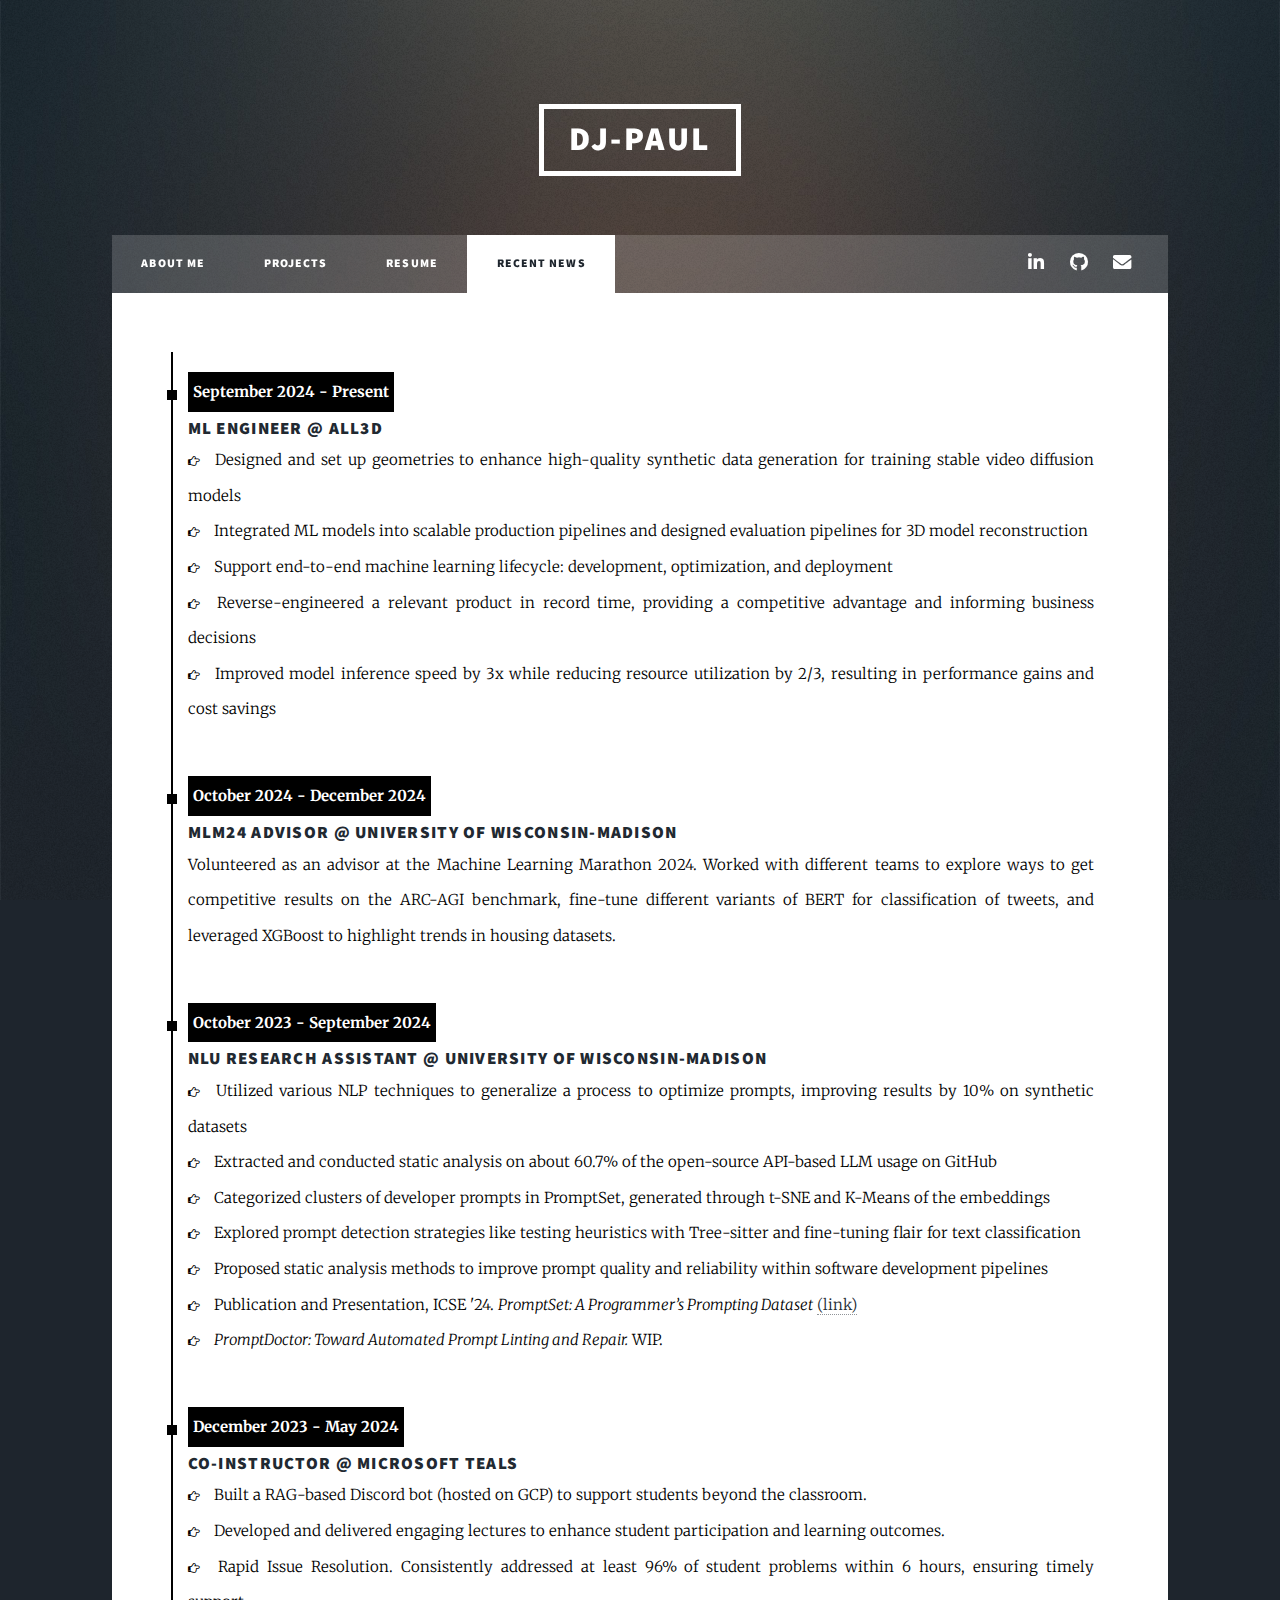
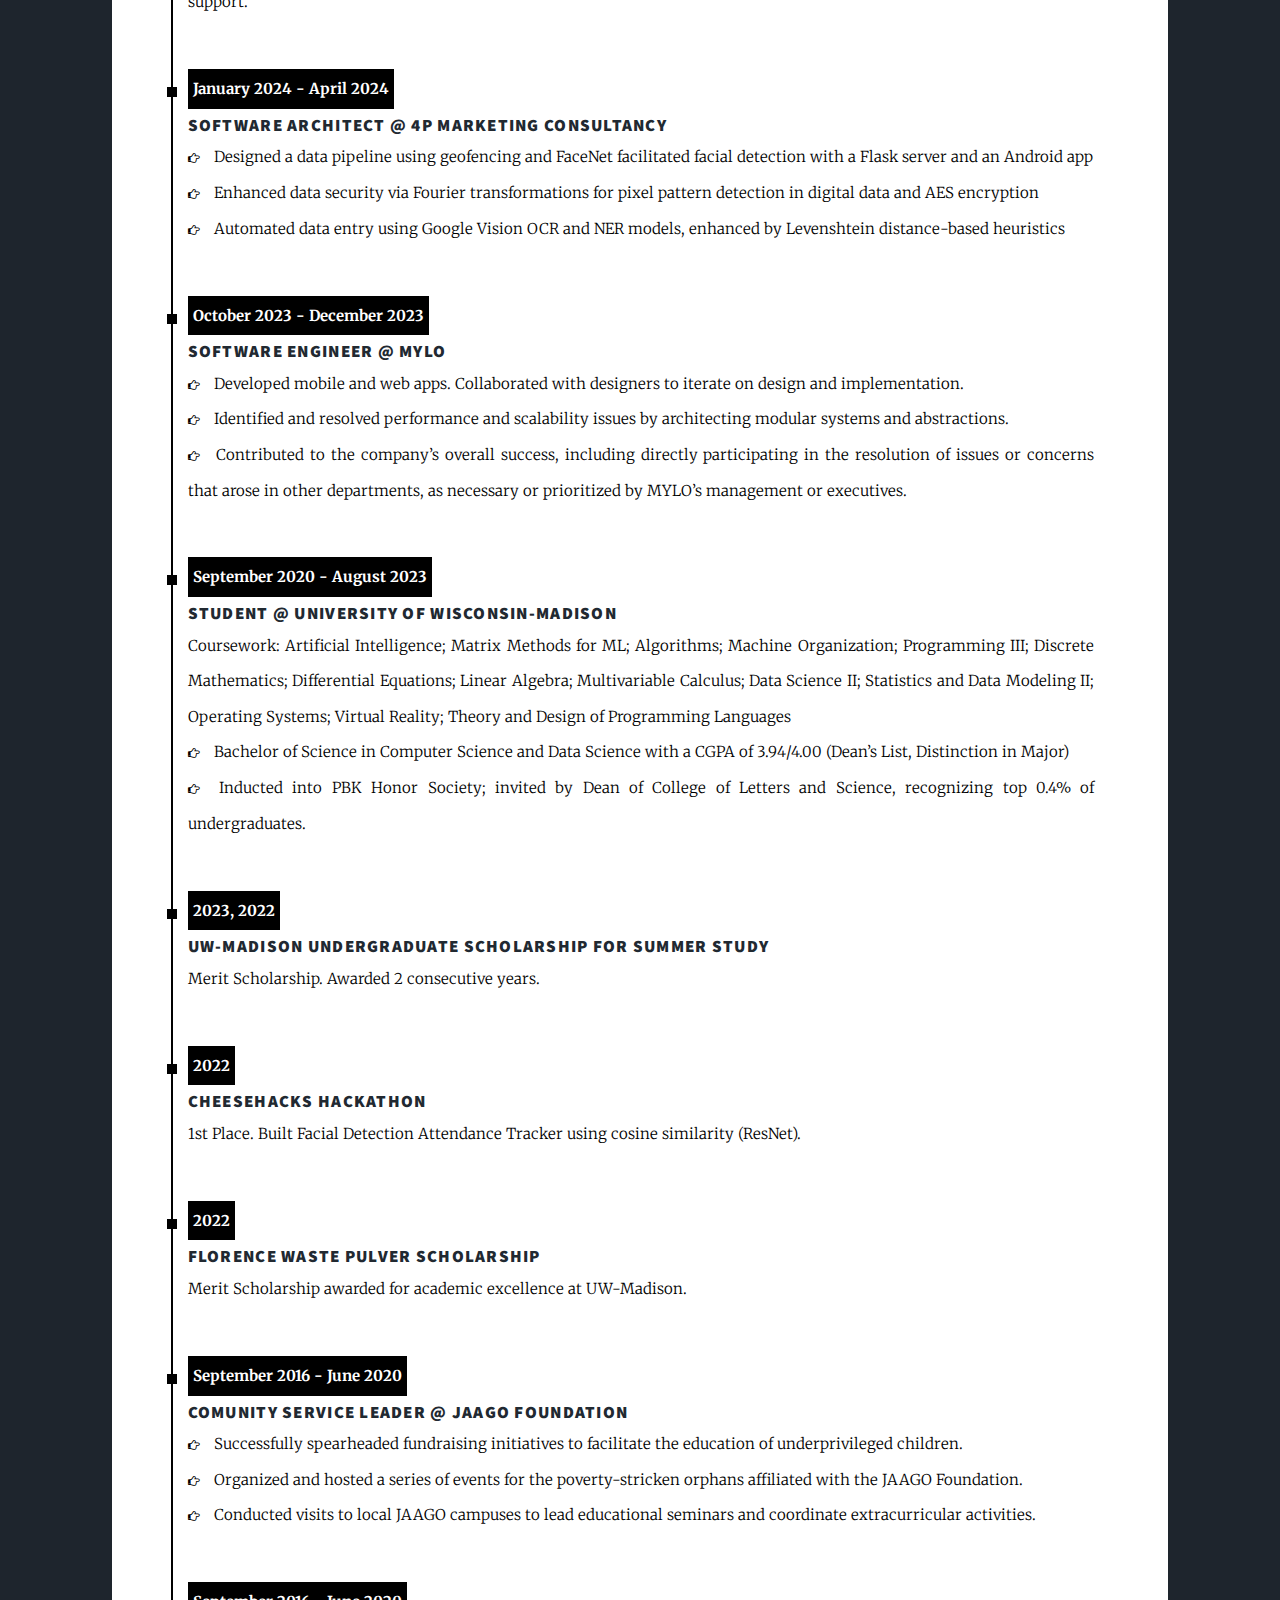
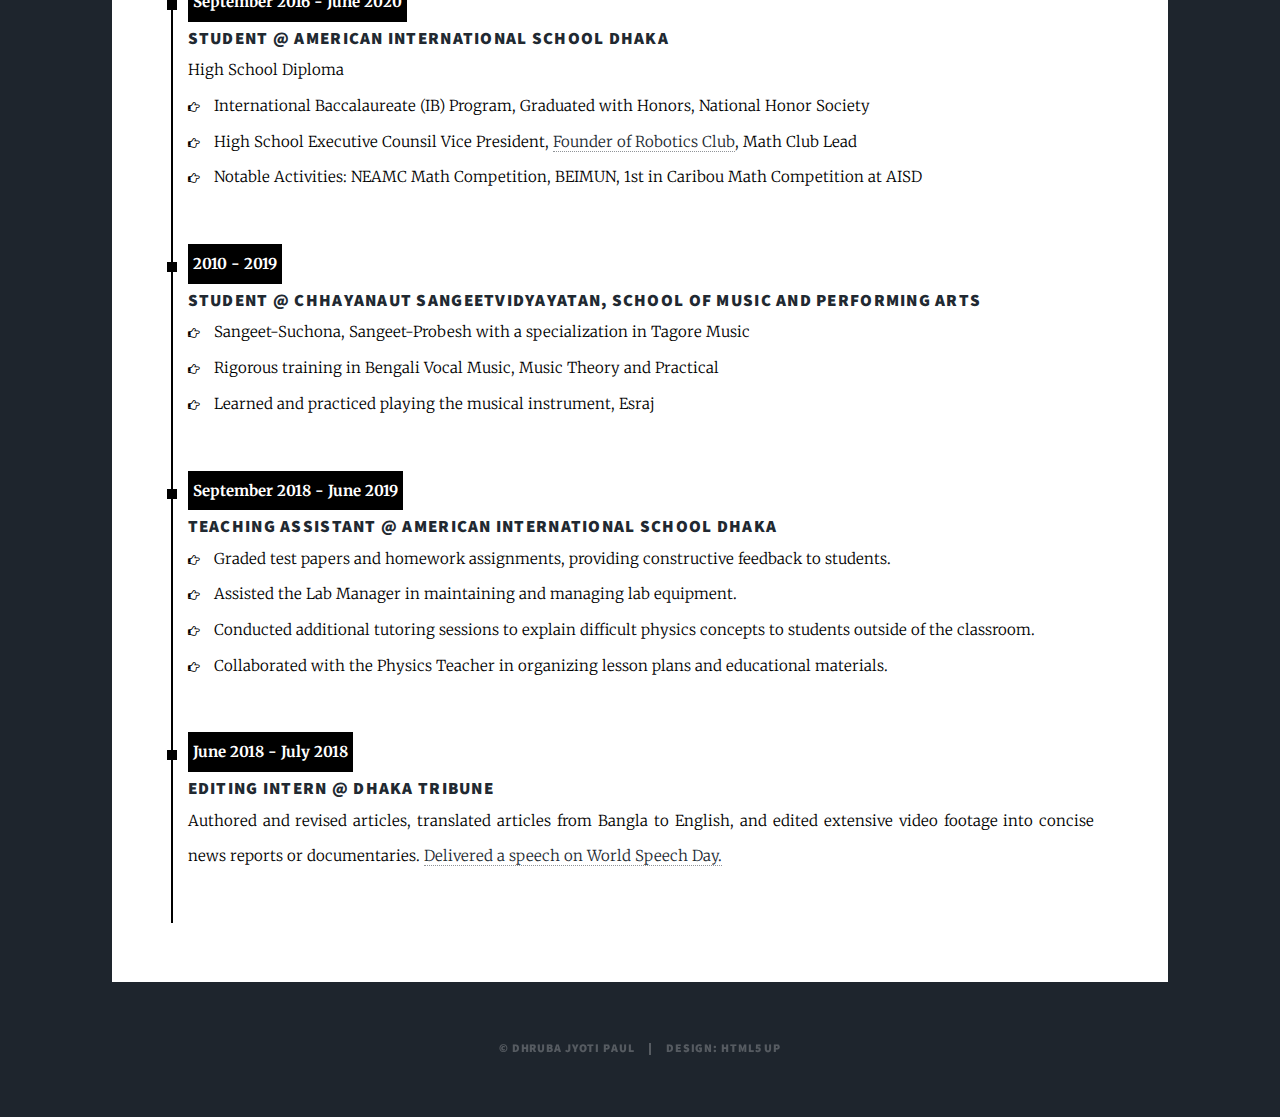
<file: recent_news.html>
<!DOCTYPE HTML>
<html>
	<head>
		<!-- Google tag (gtag.js), for Google Analytics -->
		<script async src="https://www.googletagmanager.com/gtag/js?id=G-7T42Q1TRNY"></script>
		<script>
			window.dataLayer = window.dataLayer || [];
			function gtag(){dataLayer.push(arguments);}
			gtag('js', new Date());

			gtag('config', 'G-7T42Q1TRNY');
		</script>

		<!-- Standard Header Tags -->
		<title>DJ-PAUL</title>
		<meta charset="utf-8" />
		<meta name="viewport" content="width=device-width, initial-scale=1, user-scalable=no" />
		<meta name="author" content="Dhruba Jyoti Paul">
		<meta name="keywords" content="DJ, Dhruba Jyoti Paul, about DJ, Paul, DJ Paul, DJ-PAUL, recent news">	 
        <meta name="description" content="Recent News of Dhruba Jyoti Paul (DJ-PAUL)">
		<link rel="stylesheet" href="assets/css/main.css" />
		<link rel="stylesheet" href="assets/css/timeline.css" />  <!-- Timeline CSS -->
		<link rel="stylesheet" href="https://cdnjs.cloudflare.com/ajax/libs/font-awesome/4.7.0/css/font-awesome.min.css">  <!-- Font Awesome CDN -->
		<noscript><link rel="stylesheet" href="assets/css/noscript.css" /></noscript>
		<link rel="icon" type="image/x-icon" href="images/tab_icon.png">
	</head>
	<body class="is-preload">

		<!-- Wrapper -->
			<div id="wrapper">

				<!-- Header -->
					<header id="header">
						<a href="index.html" class="logo">DJ-PAUL</a>
					</header>

				<!-- Nav -->
					<nav id="nav">
						<ul class="links">
							<li><a href="index.html">About Me</a></li>
							<li><a href="projects1.html">Projects</a></li>
                            <li><a href="resume.html">Resume</a></li>
							<li class="active"><a href="recent_news.html">Recent News</a></li>
						</ul>
						<ul class="icons">
							<li><a href="https://www.linkedin.com/in/dj-paul/" class="icon brands fa-linkedin" target="_blank"><span class="label">LinkedIn</span></a></li>
							<li><a href="https://github.com/djpaul-dev" class="icon brands fa-github" target="_blank"><span class="label">GitHub</span></a></li>
							<li><a href="mailto:dhruba.j.paul+FromPortfolio@gmail.com" class="icon solid fa-envelope"><span class="label">Email</span></a></li>
						</ul>
					</nav>

				<!-- Main -->
				<div id="main">
					<div class="timeline">
						<ul>
							<!-- SINGLE ENTRY -->
							<li>
								<span>September 2024 - Present</span>
								<div class="content">
									<h3>ML Engineer @ ALL3D</h3>
									<p>
										<i class="fa fa-hand-o-right b-icon"></i>  Designed and set up geometries to enhance high-quality synthetic data generation for training stable video diffusion models <br />	
										<i class="fa fa-hand-o-right b-icon"></i>  Integrated ML models into scalable production pipelines and designed evaluation pipelines for 3D model reconstruction <br />	
										<i class="fa fa-hand-o-right b-icon"></i>  Support end-to-end machine learning lifecycle: development, optimization, and deployment <br />	
										<i class="fa fa-hand-o-right b-icon"></i>  Reverse-engineered a relevant product in record time, providing a competitive advantage and informing business decisions <br />	
										<i class="fa fa-hand-o-right b-icon"></i>  Improved model inference speed by 3x while reducing resource utilization by 2/3, resulting in performance gains and cost savings <br />	
									</p>
								</div>
							</li>
							<!-- SINGLE ENTRY -->
							<li>
								<span>October 2024 - December 2024</span>
								<div class="content">
									<h3>MLM24 Advisor @ University of Wisconsin-Madison</h3>
									<p>
										Volunteered as an advisor at the Machine Learning Marathon 2024. 
										Worked with different teams to explore ways to get competitive results 
										on the ARC-AGI benchmark, fine-tune different variants of BERT for 
										classification of tweets, and leveraged XGBoost to highlight trends in 
										housing datasets.
									</p>
								</div>
							</li>
							<!-- SINGLE ENTRY -->
							<li>
								<span>October 2023 - September 2024</span>
								<div class="content">
									<h3>NLU Research Assistant @ University of Wisconsin-Madison</h3>
									<p>
										<i class="fa fa-hand-o-right b-icon"></i> Utilized various NLP techniques to generalize a process to optimize prompts, improving results by 10% on synthetic datasets <br />	
										<i class="fa fa-hand-o-right b-icon"></i> Extracted and conducted static analysis on about 60.7% of the open-source API-based LLM usage on GitHub <br />
										<i class="fa fa-hand-o-right b-icon"></i> Categorized clusters of developer prompts in PromptSet, generated through t-SNE and K-Means of the embeddings <br />
										<i class="fa fa-hand-o-right b-icon"></i> Explored prompt detection strategies like testing heuristics with Tree-sitter and fine-tuning flair for text classification <br />
										<i class="fa fa-hand-o-right b-icon"></i> Proposed static analysis methods to improve prompt quality and reliability within software development pipelines <br />	
										<i class="fa fa-hand-o-right b-icon"></i> Publication and Presentation, ICSE '24. <i>PromptSet: A Programmer’s Prompting Dataset</i> <a href="https://conf.researchr.org/details/icse-2024/llm4code-2024-papers/31/PromptSet-A-Programmer-s-Prompting-Dataset" target="_blank">(link)</a><br />	
										<i class="fa fa-hand-o-right b-icon"></i> <i>PromptDoctor: Toward Automated Prompt Linting and Repair.</i> WIP. <br />	
									</p>
								</div>
							</li>
							<!-- SINGLE ENTRY -->
							<li>
								<span>December 2023 - May 2024</span>
								<div class="content">
									<h3>Co-Instructor @ Microsoft TEALS</h3>
									<p>
										<i class="fa fa-hand-o-right b-icon"></i> Built a RAG-based Discord bot (hosted on GCP) to support students beyond the classroom. <br />
										<i class="fa fa-hand-o-right b-icon"></i> Developed and delivered engaging lectures to enhance student participation and learning outcomes. <br />
										<i class="fa fa-hand-o-right b-icon"></i> Rapid Issue Resolution. Consistently addressed at least 96% of student problems within 6 hours, ensuring timely support. <br />
									</p>
								</div>
							</li>
							<!-- SINGLE ENTRY -->
							<li>
								<span>January 2024 - April 2024</span>
								<div class="content">
									<h3>Software Architect @ 4P Marketing Consultancy</h3>
									<p>
										<i class="fa fa-hand-o-right b-icon"></i> Designed a data pipeline using geofencing and FaceNet facilitated facial detection with a Flask server and an Android app <br />
										<i class="fa fa-hand-o-right b-icon"></i> Enhanced data security via Fourier transformations for pixel pattern detection in digital data and AES encryption <br />
										<i class="fa fa-hand-o-right b-icon"></i> Automated data entry using Google Vision OCR and NER models, enhanced by Levenshtein distance-based heuristics <br />
									</p>
								</div>
							</li>
							<!-- SINGLE ENTRY -->
							<li>
								<span>October 2023 - December 2023</span>
								<div class="content">
									<h3>Software Engineer @ MYLO</h3>
									<p>
										<i class="fa fa-hand-o-right b-icon"></i> Developed mobile and web apps. Collaborated with designers to iterate on design and implementation. <br />
										<i class="fa fa-hand-o-right b-icon"></i> Identified and resolved performance and scalability issues by architecting modular systems and abstractions. <br />
										<i class="fa fa-hand-o-right b-icon"></i> Contributed to the company’s overall success, including directly participating in the resolution of issues or concerns that arose in other departments, as necessary or prioritized by MYLO’s management or executives. <br />
									</p>
								</div>
							</li>
							<!-- SINGLE ENTRY -->
							<li>
								<span>September 2020 - August 2023</span>
								<div class="content">
									<h3>Student @ University of Wisconsin-Madison</h3>
									<p>
										Coursework: Artificial Intelligence; Matrix Methods for ML; Algorithms; Machine Organization; Programming III;
										Discrete Mathematics; Differential Equations; Linear Algebra; Multivariable Calculus; Data Science II; Statistics and
										Data Modeling II; Operating Systems; Virtual Reality; Theory and Design of Programming Languages <br />
										<i class="fa fa-hand-o-right b-icon"></i> Bachelor of Science in Computer Science and Data Science with a CGPA of 3.94/4.00 (Dean’s List, Distinction in Major) <br />
										<i class="fa fa-hand-o-right b-icon"></i> Inducted into PBK Honor Society; invited by Dean of College of Letters and Science, recognizing top 0.4% of undergraduates.
									</p>
								</div>
							</li>
							<!-- SINGLE ENTRY -->
							<li>
								<span>2023, 2022</span>
								<div class="content">
									<h3>UW-Madison Undergraduate Scholarship for Summer Study</h3>
									<p>
										Merit Scholarship. Awarded 2 consecutive years.
									</p>
								</div>
							</li>
							<!-- SINGLE ENTRY -->
							<li>
								<span>2022</span>
								<div class="content">
									<h3>CheeseHacks Hackathon</h3>
									<p>
										1st Place. Built Facial Detection Attendance Tracker using cosine similarity (ResNet).
									</p>
								</div>
							</li>
							<!-- SINGLE ENTRY -->
							<li>
								<span>2022</span>
								<div class="content">
									<h3>Florence Waste Pulver Scholarship</h3>
									<p>
										Merit Scholarship awarded for academic excellence at UW-Madison.
									</p>
								</div>
							</li>
							<!-- SINGLE ENTRY -->
							<li>
								<span>September 2016 - June 2020</span>
								<div class="content">
									<h3>Comunity Service Leader @ JAAGO Foundation</h3>
									<p>
										<i class="fa fa-hand-o-right b-icon"></i> Successfully spearheaded fundraising initiatives to facilitate the education of underprivileged children. <br />
										<i class="fa fa-hand-o-right b-icon"></i> Organized and hosted a series of events for the poverty-stricken orphans affiliated with the JAAGO Foundation. <br />
										<i class="fa fa-hand-o-right b-icon"></i> Conducted visits to local JAAGO campuses to lead educational seminars and coordinate extracurricular activities. <br />
									</p>
								</div>
							</li>
							<!-- SINGLE ENTRY -->
							<li>
								<span>September 2016 - June 2020</span>
								<div class="content">
									<h3>Student @ American International School Dhaka</h3>
									<p>
										High School Diploma <br />
										<i class="fa fa-hand-o-right b-icon"></i> International Baccalaureate (IB) Program, Graduated with Honors, National Honor Society <br />
										<i class="fa fa-hand-o-right b-icon"></i> High School Executive Counsil Vice President, <a href="https://youtu.be/khE4woXHkxg?si=3dqMsqGW9l5xIpMo" target="_blank">Founder of Robotics Club</a>, Math Club Lead <br />
										<i class="fa fa-hand-o-right b-icon"></i> Notable Activities: NEAMC Math Competition, BEIMUN, 1st in Caribou Math Competition at AISD <br />
									</p>
								</div>
							</li>
							<!-- SINGLE ENTRY -->
							<li>
								<span>2010 - 2019</span>
								<div class="content">
									<h3>Student @ Chhayanaut Sangeetvidyayatan, School of Music and Performing Arts</h3>
									<p>
										<i class="fa fa-hand-o-right b-icon"></i> Sangeet-Suchona, Sangeet-Probesh with a specialization in Tagore Music <br />
										<i class="fa fa-hand-o-right b-icon"></i> Rigorous training in Bengali Vocal Music, Music Theory and Practical <br />
										<i class="fa fa-hand-o-right b-icon"></i> Learned and practiced playing the musical instrument, Esraj
									</p>
								</div>
							</li>
							<!-- SINGLE ENTRY -->
							<li>
								<span>September 2018 - June 2019</span>
								<div class="content">
									<h3>Teaching Assistant @ American International School Dhaka</h3>
									<p>
										<i class="fa fa-hand-o-right b-icon"></i> Graded test papers and homework assignments, providing constructive feedback to students. <br />
										<i class="fa fa-hand-o-right b-icon"></i> Assisted the Lab Manager in maintaining and managing lab equipment. <br />
										<i class="fa fa-hand-o-right b-icon"></i> Conducted additional tutoring sessions to explain difficult physics concepts to students outside of the classroom. <br />
										<i class="fa fa-hand-o-right b-icon"></i> Collaborated with the Physics Teacher in organizing lesson plans and educational materials. <br />
									</p>
								</div>
							</li>
							<!-- SINGLE ENTRY -->
							<li>
								<span>June 2018 - July 2018</span>
								<div class="content">
									<h3>Editing Intern @ Dhaka Tribune</h3>
									<p>
										Authored and revised articles, translated articles from Bangla to English, and edited extensive video footage into concise news reports or documentaries. 
										<a href="https://www.dhakatribune.com/bangladesh/dhaka/144670/world-speech-day-celebrated-in-city#:~:text=Dhruba%20Jyoti%20Paul%2C%20student%20of%20AISD" target="_blank">Delivered a speech on World Speech Day.</a>
									</p>
								</div>
							</li>
						</ul>
					</div>
				</div>

				<!-- Copyright -->
					<div id="copyright">
						<ul><li>&copy; Dhruba Jyoti Paul</li><li>Design: HTML5 UP</li></ul>
					</div>

			</div>

		<!-- Scripts -->
			<script src="assets/js/jquery.min.js"></script>
			<script src="assets/js/jquery.scrollex.min.js"></script>
			<script src="assets/js/jquery.scrolly.min.js"></script>
			<script src="assets/js/browser.min.js"></script>
			<script src="assets/js/breakpoints.min.js"></script>
			<script src="assets/js/util.js"></script>
			<script src="assets/js/main.js"></script>

	</body>
</html>
</file>
<file: assets/css/timeline.css>
/* The entire timeline div */
.timeline{
	width:100%;
	color:#000;
	padding:30px 20px;
}

/* For the line in timeline */
.timeline ul{
	list-style-type:none;
	border-left:2px solid #000;
	padding:10px 5px;
}

/* For the timeline items */
.timeline ul li{
	padding:10px 10px;
	position:relative;
	cursor:pointer;
	transition:.1s;
}

/* For the date */
.timeline ul li span{
	display:inline-block;
	background-color:#000;
	/* border-radius:25px; */
    color:#fff;
    font-weight: bold;
	padding:2px 5px;
	font-size:15px;
	text-align:center;
}

/* For the job title and company */
.timeline ul li .content h3{
	font-size:17px;
	padding-top:5px;
    margin-bottom: 0;  /* Remove default margin to make it compact! */
}

/* For the job description */
.timeline ul li .content p{
	font-size:15px;
}

/* Bullet icon in job description */
.timeline ul li .b-icon{
    font-size:0.8rem;
    margin-right: 10px;
    color:#000;
}

/* For the bullets */
.timeline ul li:before{
	position:absolute;
	content:'';
	width:10px;
	height:10px;
	background-color:#000;
	/* border-radius:50%; */
	left:-11px;
	top:28px;
	transition:.1s;
}

/* Hover effect oon div */
.timeline ul li:hover{
	/* background-color:#a2c4d3; */
    box-shadow:0px 0px 2px 0px #000;
}

/* Hover effect on bullet */
.timeline ul li:hover:before{
	background-color:#000;
    /* Increase size */
    width:15px;
    height:15px;
    left:-13px;
    top:26px;
}
</file>
<file: assets/css/main.css>
@import url(fontawesome-all.min.css);
@import url("https://fonts.googleapis.com/css?family=Merriweather:300,700,300italic,700italic|Source+Sans+Pro:900");

/*
	Massively by HTML5 UP
	html5up.net | @ajlkn
	Free for personal and commercial use under the CCA 3.0 license (html5up.net/license)
*/

html, body, div, span, applet, object,
iframe, h1, h2, h3, h4, h5, h6, p, blockquote,
pre, a, abbr, acronym, address, big, cite,
code, del, dfn, em, img, ins, kbd, q, s, samp,
small, strike, strong, sub, sup, tt, var, b,
u, i, center, dl, dt, dd, ol, ul, li, fieldset,
form, label, legend, table, caption, tbody,
tfoot, thead, tr, th, td, article, aside,
canvas, details, embed, figure, figcaption,
footer, header, hgroup, menu, nav, output, ruby,
section, summary, time, mark, audio, video {
	margin: 0;
	padding: 0;
	border: 0;
	font-size: 100%;
	font: inherit;
	vertical-align: baseline;}

article, aside, details, figcaption, figure,
footer, header, hgroup, menu, nav, section {
	display: block;}

body {
	line-height: 1;
}

ol, ul {
	list-style: none;
}

blockquote, q {
	quotes: none;
}

	blockquote:before, blockquote:after, q:before, q:after {
		content: '';
		content: none;
	}

table {
	border-collapse: collapse;
	border-spacing: 0;
}

body {
	-webkit-text-size-adjust: none;
}

mark {
	background-color: transparent;
	color: inherit;
}

input::-moz-focus-inner {
	border: 0;
	padding: 0;
}

input, select, textarea {
	-moz-appearance: none;
	-webkit-appearance: none;
	-ms-appearance: none;
	appearance: none;
}

/* Basic */

	@-ms-viewport {
		width: device-width;
	}

	body {
		-ms-overflow-style: scrollbar;
	}

	@media screen and (max-width: 480px) {

		html, body {
			min-width: 320px;
		}

	}

	html {
		box-sizing: border-box;
	}

	*, *:before, *:after {
		box-sizing: inherit;
	}

	body {
		background-color: #1e252d;
	}

		body.is-preload *, body.is-preload *:before, body.is-preload *:after {
			-moz-animation: none !important;
			-webkit-animation: none !important;
			-ms-animation: none !important;
			animation: none !important;
			-moz-transition: none !important;
			-webkit-transition: none !important;
			-ms-transition: none !important;
			transition: none !important;
		}

/* Type */

	html {
		font-size: 16pt;
	}

		@media screen and (max-width: 1680px) {

			html {
				font-size: 12pt;
			}

		}

		@media screen and (max-width: 1280px) {

			html {
				font-size: 11pt;
			}

		}

		@media screen and (max-width: 360px) {

			html {
				font-size: 10pt;
			}

		}

	body {
		color: #212931;
	}

	body, input, select, textarea {
		font-family: "Merriweather", Georgia, serif;
		font-weight: 300;
		font-size: 1rem;
		line-height: 2.375;
	}

	a {
		-moz-transition: color 0.2s ease-in-out, background-color 0.2s ease-in-out, border-color 0.2s ease-in-out, box-shadow 0.2s ease-in-out;
		-webkit-transition: color 0.2s ease-in-out, background-color 0.2s ease-in-out, border-color 0.2s ease-in-out, box-shadow 0.2s ease-in-out;
		-ms-transition: color 0.2s ease-in-out, background-color 0.2s ease-in-out, border-color 0.2s ease-in-out, box-shadow 0.2s ease-in-out;
		transition: color 0.2s ease-in-out, background-color 0.2s ease-in-out, border-color 0.2s ease-in-out, box-shadow 0.2s ease-in-out;
		border-bottom: dotted 1px;
		text-decoration: none;
	}

		a:hover {
			border-bottom-color: transparent;
		}

	strong, b {
		font-weight: 600;
	}

	em, i {
		font-style: italic;
	}

	p {
		text-align: justify;
		margin: 0 0 2rem 0;
	}

	h1, h2, h3, h4, h5, h6 {
		font-family: "Source Sans Pro", Helvetica, sans-serif;
		font-weight: 900;
		line-height: 1.5;
		letter-spacing: 0.075em;
		text-transform: uppercase;
		margin: 0 0 1rem 0;
	}

		h1 a, h2 a, h3 a, h4 a, h5 a, h6 a {
			border-bottom: 0;
			color: inherit;
			text-decoration: none;
		}

	h1 {
		font-size: 4rem;
		line-height: 1.1;
		margin: 0 0 2rem 0;
	}

	h2 {
		font-size: 1.75rem;
		line-height: 1.3;
		margin: 0 0 1.5rem 0;
	}

	h3 {
		font-size: 1.25rem;
		margin: 0 0 1.5rem 0;
	}

	h4 {
		font-size: 1rem;
	}

	h5 {
		font-size: 0.9rem;
	}

	h6 {
		font-size: 0.8rem;
	}

	sub {
		font-size: 0.8rem;
		position: relative;
		top: 0.5rem;
	}

	sup {
		font-size: 0.8rem;
		position: relative;
		top: -0.5rem;
	}

	blockquote {
		border-left: solid 4px;
		font-style: italic;
		margin: 0 0 2rem 0;
		padding: 0.5rem 0 0.5rem 2rem;
	}

	code {
		border: solid 2px;
		font-family: "Courier New", monospace;
		font-size: 0.9rem;
		margin: 0 0.25rem;
		padding: 0.25rem 0.65rem;
	}

	pre {
		-webkit-overflow-scrolling: touch;
		font-family: "Courier New", monospace;
		font-size: 0.9rem;
		margin: 0 0 2rem 0;
	}

		pre code {
			display: block;
			line-height: 1.75;
			padding: 1rem 1.5rem;
			overflow-x: auto;
		}

	hr {
		border: 0;
		border-bottom: solid 2px;
		margin: 3rem 0;
	}

		hr.major {
			margin: 5rem 0;
		}

	.align-left {
		text-align: left;
	}

	.align-center {
		text-align: center;
	}

	.align-right {
		text-align: right;
	}

	input, select, textarea {
		color: #212931;
	}

	a {
		color: #212931;
		border-bottom-color: rgba(33, 41, 49, 0.5);
	}

		a:hover {
			border-bottom-color: transparent;
			color: #18bfef !important;
		}

	strong, b {
		color: #212931;
	}

	h1, h2, h3, h4, h5, h6 {
		color: #212931;
	}

	blockquote {
		border-left-color: #eeeeee;
	}

	code {
		background: rgba(220, 220, 220, 0.25);
		border-color: #eeeeee;
	}

	hr {
		border-bottom-color: #eeeeee;
	}

/* Row */

	.row {
		display: flex;
		flex-wrap: wrap;
		box-sizing: border-box;
		align-items: stretch;
	}

		.row > * {
			box-sizing: border-box;
		}

		.row.gtr-uniform > * > :last-child {
			margin-bottom: 0;
		}

		.row.aln-left {
			justify-content: flex-start;
		}

		.row.aln-center {
			justify-content: center;
		}

		.row.aln-right {
			justify-content: flex-end;
		}

		.row.aln-top {
			align-items: flex-start;
		}

		.row.aln-middle {
			align-items: center;
		}

		.row.aln-bottom {
			align-items: flex-end;
		}

		.row > .imp {
			order: -1;
		}

		.row > .col-1 {
			width: 8.33333%;
		}

		.row > .off-1 {
			margin-left: 8.33333%;
		}

		.row > .col-2 {
			width: 16.66667%;
		}

		.row > .off-2 {
			margin-left: 16.66667%;
		}

		.row > .col-3 {
			width: 25%;
		}

		.row > .off-3 {
			margin-left: 25%;
		}

		.row > .col-4 {
			width: 33.33333%;
		}

		.row > .off-4 {
			margin-left: 33.33333%;
		}

		.row > .col-5 {
			width: 41.66667%;
		}

		.row > .off-5 {
			margin-left: 41.66667%;
		}

		.row > .col-6 {
			width: 50%;
		}

		.row > .off-6 {
			margin-left: 50%;
		}

		.row > .col-7 {
			width: 58.33333%;
		}

		.row > .off-7 {
			margin-left: 58.33333%;
		}

		.row > .col-8 {
			width: 66.66667%;
		}

		.row > .off-8 {
			margin-left: 66.66667%;
		}

		.row > .col-9 {
			width: 75%;
		}

		.row > .off-9 {
			margin-left: 75%;
		}

		.row > .col-10 {
			width: 83.33333%;
		}

		.row > .off-10 {
			margin-left: 83.33333%;
		}

		.row > .col-11 {
			width: 91.66667%;
		}

		.row > .off-11 {
			margin-left: 91.66667%;
		}

		.row > .col-12 {
			width: 100%;
		}

		.row > .off-12 {
			margin-left: 100%;
		}

		.row.gtr-0 {
			margin-top: 0;
			margin-left: 0rem;
		}

			.row.gtr-0 > * {
				padding: 0 0 0 0rem;
			}

			.row.gtr-0.gtr-uniform {
				margin-top: 0rem;
			}

				.row.gtr-0.gtr-uniform > * {
					padding-top: 0rem;
				}

		.row.gtr-25 {
			margin-top: 0;
			margin-left: -0.375rem;
		}

			.row.gtr-25 > * {
				padding: 0 0 0 0.375rem;
			}

			.row.gtr-25.gtr-uniform {
				margin-top: -0.375rem;
			}

				.row.gtr-25.gtr-uniform > * {
					padding-top: 0.375rem;
				}

		.row.gtr-50 {
			margin-top: 0;
			margin-left: -0.75rem;
		}

			.row.gtr-50 > * {
				padding: 0 0 0 0.75rem;
			}

			.row.gtr-50.gtr-uniform {
				margin-top: -0.75rem;
			}

				.row.gtr-50.gtr-uniform > * {
					padding-top: 0.75rem;
				}

		.row {
			margin-top: 0;
			margin-left: -1.5rem;
		}

			.row > * {
				padding: 0 0 0 1.5rem;
			}

			.row.gtr-uniform {
				margin-top: -1.5rem;
			}

				.row.gtr-uniform > * {
					padding-top: 1.5rem;
				}

		.row.gtr-150 {
			margin-top: 0;
			margin-left: -2.25rem;
		}

			.row.gtr-150 > * {
				padding: 0 0 0 2.25rem;
			}

			.row.gtr-150.gtr-uniform {
				margin-top: -2.25rem;
			}

				.row.gtr-150.gtr-uniform > * {
					padding-top: 2.25rem;
				}

		.row.gtr-200 {
			margin-top: 0;
			margin-left: -3rem;
		}

			.row.gtr-200 > * {
				padding: 0 0 0 3rem;
			}

			.row.gtr-200.gtr-uniform {
				margin-top: -3rem;
			}

				.row.gtr-200.gtr-uniform > * {
					padding-top: 3rem;
				}

		@media screen and (max-width: 1680px) {

			.row {
				display: flex;
				flex-wrap: wrap;
				box-sizing: border-box;
				align-items: stretch;
			}

				.row > * {
					box-sizing: border-box;
				}

				.row.gtr-uniform > * > :last-child {
					margin-bottom: 0;
				}

				.row.aln-left {
					justify-content: flex-start;
				}

				.row.aln-center {
					justify-content: center;
				}

				.row.aln-right {
					justify-content: flex-end;
				}

				.row.aln-top {
					align-items: flex-start;
				}

				.row.aln-middle {
					align-items: center;
				}

				.row.aln-bottom {
					align-items: flex-end;
				}

				.row > .imp-xlarge {
					order: -1;
				}

				.row > .col-1-xlarge {
					width: 8.33333%;
				}

				.row > .off-1-xlarge {
					margin-left: 8.33333%;
				}

				.row > .col-2-xlarge {
					width: 16.66667%;
				}

				.row > .off-2-xlarge {
					margin-left: 16.66667%;
				}

				.row > .col-3-xlarge {
					width: 25%;
				}

				.row > .off-3-xlarge {
					margin-left: 25%;
				}

				.row > .col-4-xlarge {
					width: 33.33333%;
				}

				.row > .off-4-xlarge {
					margin-left: 33.33333%;
				}

				.row > .col-5-xlarge {
					width: 41.66667%;
				}

				.row > .off-5-xlarge {
					margin-left: 41.66667%;
				}

				.row > .col-6-xlarge {
					width: 50%;
				}

				.row > .off-6-xlarge {
					margin-left: 50%;
				}

				.row > .col-7-xlarge {
					width: 58.33333%;
				}

				.row > .off-7-xlarge {
					margin-left: 58.33333%;
				}

				.row > .col-8-xlarge {
					width: 66.66667%;
				}

				.row > .off-8-xlarge {
					margin-left: 66.66667%;
				}

				.row > .col-9-xlarge {
					width: 75%;
				}

				.row > .off-9-xlarge {
					margin-left: 75%;
				}

				.row > .col-10-xlarge {
					width: 83.33333%;
				}

				.row > .off-10-xlarge {
					margin-left: 83.33333%;
				}

				.row > .col-11-xlarge {
					width: 91.66667%;
				}

				.row > .off-11-xlarge {
					margin-left: 91.66667%;
				}

				.row > .col-12-xlarge {
					width: 100%;
				}

				.row > .off-12-xlarge {
					margin-left: 100%;
				}

				.row.gtr-0 {
					margin-top: 0;
					margin-left: 0rem;
				}

					.row.gtr-0 > * {
						padding: 0 0 0 0rem;
					}

					.row.gtr-0.gtr-uniform {
						margin-top: 0rem;
					}

						.row.gtr-0.gtr-uniform > * {
							padding-top: 0rem;
						}

				.row.gtr-25 {
					margin-top: 0;
					margin-left: -0.375rem;
				}

					.row.gtr-25 > * {
						padding: 0 0 0 0.375rem;
					}

					.row.gtr-25.gtr-uniform {
						margin-top: -0.375rem;
					}

						.row.gtr-25.gtr-uniform > * {
							padding-top: 0.375rem;
						}

				.row.gtr-50 {
					margin-top: 0;
					margin-left: -0.75rem;
				}

					.row.gtr-50 > * {
						padding: 0 0 0 0.75rem;
					}

					.row.gtr-50.gtr-uniform {
						margin-top: -0.75rem;
					}

						.row.gtr-50.gtr-uniform > * {
							padding-top: 0.75rem;
						}

				.row {
					margin-top: 0;
					margin-left: -1.5rem;
				}

					.row > * {
						padding: 0 0 0 1.5rem;
					}

					.row.gtr-uniform {
						margin-top: -1.5rem;
					}

						.row.gtr-uniform > * {
							padding-top: 1.5rem;
						}

				.row.gtr-150 {
					margin-top: 0;
					margin-left: -2.25rem;
				}

					.row.gtr-150 > * {
						padding: 0 0 0 2.25rem;
					}

					.row.gtr-150.gtr-uniform {
						margin-top: -2.25rem;
					}

						.row.gtr-150.gtr-uniform > * {
							padding-top: 2.25rem;
						}

				.row.gtr-200 {
					margin-top: 0;
					margin-left: -3rem;
				}

					.row.gtr-200 > * {
						padding: 0 0 0 3rem;
					}

					.row.gtr-200.gtr-uniform {
						margin-top: -3rem;
					}

						.row.gtr-200.gtr-uniform > * {
							padding-top: 3rem;
						}

		}

		@media screen and (max-width: 1280px) {

			.row {
				display: flex;
				flex-wrap: wrap;
				box-sizing: border-box;
				align-items: stretch;
			}

				.row > * {
					box-sizing: border-box;
				}

				.row.gtr-uniform > * > :last-child {
					margin-bottom: 0;
				}

				.row.aln-left {
					justify-content: flex-start;
				}

				.row.aln-center {
					justify-content: center;
				}

				.row.aln-right {
					justify-content: flex-end;
				}

				.row.aln-top {
					align-items: flex-start;
				}

				.row.aln-middle {
					align-items: center;
				}

				.row.aln-bottom {
					align-items: flex-end;
				}

				.row > .imp-large {
					order: -1;
				}

				.row > .col-1-large {
					width: 8.33333%;
				}

				.row > .off-1-large {
					margin-left: 8.33333%;
				}

				.row > .col-2-large {
					width: 16.66667%;
				}

				.row > .off-2-large {
					margin-left: 16.66667%;
				}

				.row > .col-3-large {
					width: 25%;
				}

				.row > .off-3-large {
					margin-left: 25%;
				}

				.row > .col-4-large {
					width: 33.33333%;
				}

				.row > .off-4-large {
					margin-left: 33.33333%;
				}

				.row > .col-5-large {
					width: 41.66667%;
				}

				.row > .off-5-large {
					margin-left: 41.66667%;
				}

				.row > .col-6-large {
					width: 50%;
				}

				.row > .off-6-large {
					margin-left: 50%;
				}

				.row > .col-7-large {
					width: 58.33333%;
				}

				.row > .off-7-large {
					margin-left: 58.33333%;
				}

				.row > .col-8-large {
					width: 66.66667%;
				}

				.row > .off-8-large {
					margin-left: 66.66667%;
				}

				.row > .col-9-large {
					width: 75%;
				}

				.row > .off-9-large {
					margin-left: 75%;
				}

				.row > .col-10-large {
					width: 83.33333%;
				}

				.row > .off-10-large {
					margin-left: 83.33333%;
				}

				.row > .col-11-large {
					width: 91.66667%;
				}

				.row > .off-11-large {
					margin-left: 91.66667%;
				}

				.row > .col-12-large {
					width: 100%;
				}

				.row > .off-12-large {
					margin-left: 100%;
				}

				.row.gtr-0 {
					margin-top: 0;
					margin-left: 0rem;
				}

					.row.gtr-0 > * {
						padding: 0 0 0 0rem;
					}

					.row.gtr-0.gtr-uniform {
						margin-top: 0rem;
					}

						.row.gtr-0.gtr-uniform > * {
							padding-top: 0rem;
						}

				.row.gtr-25 {
					margin-top: 0;
					margin-left: -0.375rem;
				}

					.row.gtr-25 > * {
						padding: 0 0 0 0.375rem;
					}

					.row.gtr-25.gtr-uniform {
						margin-top: -0.375rem;
					}

						.row.gtr-25.gtr-uniform > * {
							padding-top: 0.375rem;
						}

				.row.gtr-50 {
					margin-top: 0;
					margin-left: -0.75rem;
				}

					.row.gtr-50 > * {
						padding: 0 0 0 0.75rem;
					}

					.row.gtr-50.gtr-uniform {
						margin-top: -0.75rem;
					}

						.row.gtr-50.gtr-uniform > * {
							padding-top: 0.75rem;
						}

				.row {
					margin-top: 0;
					margin-left: -1.5rem;
				}

					.row > * {
						padding: 0 0 0 1.5rem;
					}

					.row.gtr-uniform {
						margin-top: -1.5rem;
					}

						.row.gtr-uniform > * {
							padding-top: 1.5rem;
						}

				.row.gtr-150 {
					margin-top: 0;
					margin-left: -2.25rem;
				}

					.row.gtr-150 > * {
						padding: 0 0 0 2.25rem;
					}

					.row.gtr-150.gtr-uniform {
						margin-top: -2.25rem;
					}

						.row.gtr-150.gtr-uniform > * {
							padding-top: 2.25rem;
						}

				.row.gtr-200 {
					margin-top: 0;
					margin-left: -3rem;
				}

					.row.gtr-200 > * {
						padding: 0 0 0 3rem;
					}

					.row.gtr-200.gtr-uniform {
						margin-top: -3rem;
					}

						.row.gtr-200.gtr-uniform > * {
							padding-top: 3rem;
						}

		}

		@media screen and (max-width: 980px) {

			.row {
				display: flex;
				flex-wrap: wrap;
				box-sizing: border-box;
				align-items: stretch;
			}

				.row > * {
					box-sizing: border-box;
				}

				.row.gtr-uniform > * > :last-child {
					margin-bottom: 0;
				}

				.row.aln-left {
					justify-content: flex-start;
				}

				.row.aln-center {
					justify-content: center;
				}

				.row.aln-right {
					justify-content: flex-end;
				}

				.row.aln-top {
					align-items: flex-start;
				}

				.row.aln-middle {
					align-items: center;
				}

				.row.aln-bottom {
					align-items: flex-end;
				}

				.row > .imp-medium {
					order: -1;
				}

				.row > .col-1-medium {
					width: 8.33333%;
				}

				.row > .off-1-medium {
					margin-left: 8.33333%;
				}

				.row > .col-2-medium {
					width: 16.66667%;
				}

				.row > .off-2-medium {
					margin-left: 16.66667%;
				}

				.row > .col-3-medium {
					width: 25%;
				}

				.row > .off-3-medium {
					margin-left: 25%;
				}

				.row > .col-4-medium {
					width: 33.33333%;
				}

				.row > .off-4-medium {
					margin-left: 33.33333%;
				}

				.row > .col-5-medium {
					width: 41.66667%;
				}

				.row > .off-5-medium {
					margin-left: 41.66667%;
				}

				.row > .col-6-medium {
					width: 50%;
				}

				.row > .off-6-medium {
					margin-left: 50%;
				}

				.row > .col-7-medium {
					width: 58.33333%;
				}

				.row > .off-7-medium {
					margin-left: 58.33333%;
				}

				.row > .col-8-medium {
					width: 66.66667%;
				}

				.row > .off-8-medium {
					margin-left: 66.66667%;
				}

				.row > .col-9-medium {
					width: 75%;
				}

				.row > .off-9-medium {
					margin-left: 75%;
				}

				.row > .col-10-medium {
					width: 83.33333%;
				}

				.row > .off-10-medium {
					margin-left: 83.33333%;
				}

				.row > .col-11-medium {
					width: 91.66667%;
				}

				.row > .off-11-medium {
					margin-left: 91.66667%;
				}

				.row > .col-12-medium {
					width: 100%;
				}

				.row > .off-12-medium {
					margin-left: 100%;
				}

				.row.gtr-0 {
					margin-top: 0;
					margin-left: 0rem;
				}

					.row.gtr-0 > * {
						padding: 0 0 0 0rem;
					}

					.row.gtr-0.gtr-uniform {
						margin-top: 0rem;
					}

						.row.gtr-0.gtr-uniform > * {
							padding-top: 0rem;
						}

				.row.gtr-25 {
					margin-top: 0;
					margin-left: -0.375rem;
				}

					.row.gtr-25 > * {
						padding: 0 0 0 0.375rem;
					}

					.row.gtr-25.gtr-uniform {
						margin-top: -0.375rem;
					}

						.row.gtr-25.gtr-uniform > * {
							padding-top: 0.375rem;
						}

				.row.gtr-50 {
					margin-top: 0;
					margin-left: -0.75rem;
				}

					.row.gtr-50 > * {
						padding: 0 0 0 0.75rem;
					}

					.row.gtr-50.gtr-uniform {
						margin-top: -0.75rem;
					}

						.row.gtr-50.gtr-uniform > * {
							padding-top: 0.75rem;
						}

				.row {
					margin-top: 0;
					margin-left: -1.5rem;
				}

					.row > * {
						padding: 0 0 0 1.5rem;
					}

					.row.gtr-uniform {
						margin-top: -1.5rem;
					}

						.row.gtr-uniform > * {
							padding-top: 1.5rem;
						}

				.row.gtr-150 {
					margin-top: 0;
					margin-left: -2.25rem;
				}

					.row.gtr-150 > * {
						padding: 0 0 0 2.25rem;
					}

					.row.gtr-150.gtr-uniform {
						margin-top: -2.25rem;
					}

						.row.gtr-150.gtr-uniform > * {
							padding-top: 2.25rem;
						}

				.row.gtr-200 {
					margin-top: 0;
					margin-left: -3rem;
				}

					.row.gtr-200 > * {
						padding: 0 0 0 3rem;
					}

					.row.gtr-200.gtr-uniform {
						margin-top: -3rem;
					}

						.row.gtr-200.gtr-uniform > * {
							padding-top: 3rem;
						}

		}

		@media screen and (max-width: 736px) {

			.row {
				display: flex;
				flex-wrap: wrap;
				box-sizing: border-box;
				align-items: stretch;
			}

				.row > * {
					box-sizing: border-box;
				}

				.row.gtr-uniform > * > :last-child {
					margin-bottom: 0;
				}

				.row.aln-left {
					justify-content: flex-start;
				}

				.row.aln-center {
					justify-content: center;
				}

				.row.aln-right {
					justify-content: flex-end;
				}

				.row.aln-top {
					align-items: flex-start;
				}

				.row.aln-middle {
					align-items: center;
				}

				.row.aln-bottom {
					align-items: flex-end;
				}

				.row > .imp-small {
					order: -1;
				}

				.row > .col-1-small {
					width: 8.33333%;
				}

				.row > .off-1-small {
					margin-left: 8.33333%;
				}

				.row > .col-2-small {
					width: 16.66667%;
				}

				.row > .off-2-small {
					margin-left: 16.66667%;
				}

				.row > .col-3-small {
					width: 25%;
				}

				.row > .off-3-small {
					margin-left: 25%;
				}

				.row > .col-4-small {
					width: 33.33333%;
				}

				.row > .off-4-small {
					margin-left: 33.33333%;
				}

				.row > .col-5-small {
					width: 41.66667%;
				}

				.row > .off-5-small {
					margin-left: 41.66667%;
				}

				.row > .col-6-small {
					width: 50%;
				}

				.row > .off-6-small {
					margin-left: 50%;
				}

				.row > .col-7-small {
					width: 58.33333%;
				}

				.row > .off-7-small {
					margin-left: 58.33333%;
				}

				.row > .col-8-small {
					width: 66.66667%;
				}

				.row > .off-8-small {
					margin-left: 66.66667%;
				}

				.row > .col-9-small {
					width: 75%;
				}

				.row > .off-9-small {
					margin-left: 75%;
				}

				.row > .col-10-small {
					width: 83.33333%;
				}

				.row > .off-10-small {
					margin-left: 83.33333%;
				}

				.row > .col-11-small {
					width: 91.66667%;
				}

				.row > .off-11-small {
					margin-left: 91.66667%;
				}

				.row > .col-12-small {
					width: 100%;
				}

				.row > .off-12-small {
					margin-left: 100%;
				}

				.row.gtr-0 {
					margin-top: 0;
					margin-left: 0rem;
				}

					.row.gtr-0 > * {
						padding: 0 0 0 0rem;
					}

					.row.gtr-0.gtr-uniform {
						margin-top: 0rem;
					}

						.row.gtr-0.gtr-uniform > * {
							padding-top: 0rem;
						}

				.row.gtr-25 {
					margin-top: 0;
					margin-left: -0.375rem;
				}

					.row.gtr-25 > * {
						padding: 0 0 0 0.375rem;
					}

					.row.gtr-25.gtr-uniform {
						margin-top: -0.375rem;
					}

						.row.gtr-25.gtr-uniform > * {
							padding-top: 0.375rem;
						}

				.row.gtr-50 {
					margin-top: 0;
					margin-left: -0.75rem;
				}

					.row.gtr-50 > * {
						padding: 0 0 0 0.75rem;
					}

					.row.gtr-50.gtr-uniform {
						margin-top: -0.75rem;
					}

						.row.gtr-50.gtr-uniform > * {
							padding-top: 0.75rem;
						}

				.row {
					margin-top: 0;
					margin-left: -1.5rem;
				}

					.row > * {
						padding: 0 0 0 1.5rem;
					}

					.row.gtr-uniform {
						margin-top: -1.5rem;
					}

						.row.gtr-uniform > * {
							padding-top: 1.5rem;
						}

				.row.gtr-150 {
					margin-top: 0;
					margin-left: -2.25rem;
				}

					.row.gtr-150 > * {
						padding: 0 0 0 2.25rem;
					}

					.row.gtr-150.gtr-uniform {
						margin-top: -2.25rem;
					}

						.row.gtr-150.gtr-uniform > * {
							padding-top: 2.25rem;
						}

				.row.gtr-200 {
					margin-top: 0;
					margin-left: -3rem;
				}

					.row.gtr-200 > * {
						padding: 0 0 0 3rem;
					}

					.row.gtr-200.gtr-uniform {
						margin-top: -3rem;
					}

						.row.gtr-200.gtr-uniform > * {
							padding-top: 3rem;
						}

		}

		@media screen and (max-width: 480px) {

			.row {
				display: flex;
				flex-wrap: wrap;
				box-sizing: border-box;
				align-items: stretch;
			}

				.row > * {
					box-sizing: border-box;
				}

				.row.gtr-uniform > * > :last-child {
					margin-bottom: 0;
				}

				.row.aln-left {
					justify-content: flex-start;
				}

				.row.aln-center {
					justify-content: center;
				}

				.row.aln-right {
					justify-content: flex-end;
				}

				.row.aln-top {
					align-items: flex-start;
				}

				.row.aln-middle {
					align-items: center;
				}

				.row.aln-bottom {
					align-items: flex-end;
				}

				.row > .imp-xsmall {
					order: -1;
				}

				.row > .col-1-xsmall {
					width: 8.33333%;
				}

				.row > .off-1-xsmall {
					margin-left: 8.33333%;
				}

				.row > .col-2-xsmall {
					width: 16.66667%;
				}

				.row > .off-2-xsmall {
					margin-left: 16.66667%;
				}

				.row > .col-3-xsmall {
					width: 25%;
				}

				.row > .off-3-xsmall {
					margin-left: 25%;
				}

				.row > .col-4-xsmall {
					width: 33.33333%;
				}

				.row > .off-4-xsmall {
					margin-left: 33.33333%;
				}

				.row > .col-5-xsmall {
					width: 41.66667%;
				}

				.row > .off-5-xsmall {
					margin-left: 41.66667%;
				}

				.row > .col-6-xsmall {
					width: 50%;
				}

				.row > .off-6-xsmall {
					margin-left: 50%;
				}

				.row > .col-7-xsmall {
					width: 58.33333%;
				}

				.row > .off-7-xsmall {
					margin-left: 58.33333%;
				}

				.row > .col-8-xsmall {
					width: 66.66667%;
				}

				.row > .off-8-xsmall {
					margin-left: 66.66667%;
				}

				.row > .col-9-xsmall {
					width: 75%;
				}

				.row > .off-9-xsmall {
					margin-left: 75%;
				}

				.row > .col-10-xsmall {
					width: 83.33333%;
				}

				.row > .off-10-xsmall {
					margin-left: 83.33333%;
				}

				.row > .col-11-xsmall {
					width: 91.66667%;
				}

				.row > .off-11-xsmall {
					margin-left: 91.66667%;
				}

				.row > .col-12-xsmall {
					width: 100%;
				}

				.row > .off-12-xsmall {
					margin-left: 100%;
				}

				.row.gtr-0 {
					margin-top: 0;
					margin-left: 0rem;
				}

					.row.gtr-0 > * {
						padding: 0 0 0 0rem;
					}

					.row.gtr-0.gtr-uniform {
						margin-top: 0rem;
					}

						.row.gtr-0.gtr-uniform > * {
							padding-top: 0rem;
						}

				.row.gtr-25 {
					margin-top: 0;
					margin-left: -0.375rem;
				}

					.row.gtr-25 > * {
						padding: 0 0 0 0.375rem;
					}

					.row.gtr-25.gtr-uniform {
						margin-top: -0.375rem;
					}

						.row.gtr-25.gtr-uniform > * {
							padding-top: 0.375rem;
						}

				.row.gtr-50 {
					margin-top: 0;
					margin-left: -0.75rem;
				}

					.row.gtr-50 > * {
						padding: 0 0 0 0.75rem;
					}

					.row.gtr-50.gtr-uniform {
						margin-top: -0.75rem;
					}

						.row.gtr-50.gtr-uniform > * {
							padding-top: 0.75rem;
						}

				.row {
					margin-top: 0;
					margin-left: -1.5rem;
				}

					.row > * {
						padding: 0 0 0 1.5rem;
					}

					.row.gtr-uniform {
						margin-top: -1.5rem;
					}

						.row.gtr-uniform > * {
							padding-top: 1.5rem;
						}

				.row.gtr-150 {
					margin-top: 0;
					margin-left: -2.25rem;
				}

					.row.gtr-150 > * {
						padding: 0 0 0 2.25rem;
					}

					.row.gtr-150.gtr-uniform {
						margin-top: -2.25rem;
					}

						.row.gtr-150.gtr-uniform > * {
							padding-top: 2.25rem;
						}

				.row.gtr-200 {
					margin-top: 0;
					margin-left: -3rem;
				}

					.row.gtr-200 > * {
						padding: 0 0 0 3rem;
					}

					.row.gtr-200.gtr-uniform {
						margin-top: -3rem;
					}

						.row.gtr-200.gtr-uniform > * {
							padding-top: 3rem;
						}

		}

		@media screen and (max-width: 360px) {

			.row {
				display: flex;
				flex-wrap: wrap;
				box-sizing: border-box;
				align-items: stretch;
			}

				.row > * {
					box-sizing: border-box;
				}

				.row.gtr-uniform > * > :last-child {
					margin-bottom: 0;
				}

				.row.aln-left {
					justify-content: flex-start;
				}

				.row.aln-center {
					justify-content: center;
				}

				.row.aln-right {
					justify-content: flex-end;
				}

				.row.aln-top {
					align-items: flex-start;
				}

				.row.aln-middle {
					align-items: center;
				}

				.row.aln-bottom {
					align-items: flex-end;
				}

				.row > .imp-xxsmall {
					order: -1;
				}

				.row > .col-1-xxsmall {
					width: 8.33333%;
				}

				.row > .off-1-xxsmall {
					margin-left: 8.33333%;
				}

				.row > .col-2-xxsmall {
					width: 16.66667%;
				}

				.row > .off-2-xxsmall {
					margin-left: 16.66667%;
				}

				.row > .col-3-xxsmall {
					width: 25%;
				}

				.row > .off-3-xxsmall {
					margin-left: 25%;
				}

				.row > .col-4-xxsmall {
					width: 33.33333%;
				}

				.row > .off-4-xxsmall {
					margin-left: 33.33333%;
				}

				.row > .col-5-xxsmall {
					width: 41.66667%;
				}

				.row > .off-5-xxsmall {
					margin-left: 41.66667%;
				}

				.row > .col-6-xxsmall {
					width: 50%;
				}

				.row > .off-6-xxsmall {
					margin-left: 50%;
				}

				.row > .col-7-xxsmall {
					width: 58.33333%;
				}

				.row > .off-7-xxsmall {
					margin-left: 58.33333%;
				}

				.row > .col-8-xxsmall {
					width: 66.66667%;
				}

				.row > .off-8-xxsmall {
					margin-left: 66.66667%;
				}

				.row > .col-9-xxsmall {
					width: 75%;
				}

				.row > .off-9-xxsmall {
					margin-left: 75%;
				}

				.row > .col-10-xxsmall {
					width: 83.33333%;
				}

				.row > .off-10-xxsmall {
					margin-left: 83.33333%;
				}

				.row > .col-11-xxsmall {
					width: 91.66667%;
				}

				.row > .off-11-xxsmall {
					margin-left: 91.66667%;
				}

				.row > .col-12-xxsmall {
					width: 100%;
				}

				.row > .off-12-xxsmall {
					margin-left: 100%;
				}

				.row.gtr-0 {
					margin-top: 0;
					margin-left: 0rem;
				}

					.row.gtr-0 > * {
						padding: 0 0 0 0rem;
					}

					.row.gtr-0.gtr-uniform {
						margin-top: 0rem;
					}

						.row.gtr-0.gtr-uniform > * {
							padding-top: 0rem;
						}

				.row.gtr-25 {
					margin-top: 0;
					margin-left: -0.375rem;
				}

					.row.gtr-25 > * {
						padding: 0 0 0 0.375rem;
					}

					.row.gtr-25.gtr-uniform {
						margin-top: -0.375rem;
					}

						.row.gtr-25.gtr-uniform > * {
							padding-top: 0.375rem;
						}

				.row.gtr-50 {
					margin-top: 0;
					margin-left: -0.75rem;
				}

					.row.gtr-50 > * {
						padding: 0 0 0 0.75rem;
					}

					.row.gtr-50.gtr-uniform {
						margin-top: -0.75rem;
					}

						.row.gtr-50.gtr-uniform > * {
							padding-top: 0.75rem;
						}

				.row {
					margin-top: 0;
					margin-left: -1.5rem;
				}

					.row > * {
						padding: 0 0 0 1.5rem;
					}

					.row.gtr-uniform {
						margin-top: -1.5rem;
					}

						.row.gtr-uniform > * {
							padding-top: 1.5rem;
						}

				.row.gtr-150 {
					margin-top: 0;
					margin-left: -2.25rem;
				}

					.row.gtr-150 > * {
						padding: 0 0 0 2.25rem;
					}

					.row.gtr-150.gtr-uniform {
						margin-top: -2.25rem;
					}

						.row.gtr-150.gtr-uniform > * {
							padding-top: 2.25rem;
						}

				.row.gtr-200 {
					margin-top: 0;
					margin-left: -3rem;
				}

					.row.gtr-200 > * {
						padding: 0 0 0 3rem;
					}

					.row.gtr-200.gtr-uniform {
						margin-top: -3rem;
					}

						.row.gtr-200.gtr-uniform > * {
							padding-top: 3rem;
						}

		}

/* Box */

	.box {
		border: solid 2px;
		margin-bottom: 2rem;
		padding: 1.5rem;
	}

		.box > :last-child,
		.box > :last-child > :last-child,
		.box > :last-child > :last-child > :last-child {
			margin-bottom: 0;
		}

		.box.alt {
			border: 0;
			border-radius: 0;
			padding: 0;
		}

	.box {
		border-color: #eeeeee;
	}

/* Button */

	input[type="submit"],
	input[type="reset"],
	input[type="button"],
	button,
	.button {
		-moz-appearance: none;
		-webkit-appearance: none;
		-ms-appearance: none;
		appearance: none;
		-moz-transition: background-color 0.2s ease-in-out, box-shadow 0.2s ease-in-out, color 0.2s ease-in-out;
		-webkit-transition: background-color 0.2s ease-in-out, box-shadow 0.2s ease-in-out, color 0.2s ease-in-out;
		-ms-transition: background-color 0.2s ease-in-out, box-shadow 0.2s ease-in-out, color 0.2s ease-in-out;
		transition: background-color 0.2s ease-in-out, box-shadow 0.2s ease-in-out, color 0.2s ease-in-out;
		border: 0;
		border-radius: 0;
		cursor: pointer;
		display: inline-block;
		font-family: "Source Sans Pro", Helvetica, sans-serif;
		font-size: 0.8rem;
		font-weight: 900;
		letter-spacing: 0.075em;
		height: 3rem;
		line-height: 3rem;
		padding: 0 2rem;
		text-align: center;
		text-decoration: none;
		text-transform: uppercase;
		white-space: nowrap;
	}

		input[type="submit"].icon:before,
		input[type="reset"].icon:before,
		input[type="button"].icon:before,
		button.icon:before,
		.button.icon:before {
			margin-right: 0.5rem;
		}

		input[type="submit"].icon.solo,
		input[type="reset"].icon.solo,
		input[type="button"].icon.solo,
		button.icon.solo,
		.button.icon.solo {
			position: relative;
			width: 4rem;
			height: 4rem;
			line-height: 4rem;
			border-radius: 4rem;
			text-indent: 4rem;
			overflow: hidden;
			padding: 0;
			white-space: nowrap;
		}

			input[type="submit"].icon.solo:before,
			input[type="reset"].icon.solo:before,
			input[type="button"].icon.solo:before,
			button.icon.solo:before,
			.button.icon.solo:before {
				position: absolute;
				display: block;
				top: 0;
				left: 0;
				width: inherit;
				height: inherit;
				line-height: inherit;
				font-size: 1.25rem;
				margin-right: 0;
				text-align: center;
				text-indent: 0;
			}

		input[type="submit"].fit,
		input[type="reset"].fit,
		input[type="button"].fit,
		button.fit,
		.button.fit {
			width: 100%;
		}

		input[type="submit"].small,
		input[type="reset"].small,
		input[type="button"].small,
		button.small,
		.button.small {
			font-size: 0.7rem;
			height: 2.5rem;
			line-height: 2.5rem;
			padding: 0 1.5rem;
		}

		input[type="submit"].large,
		input[type="reset"].large,
		input[type="button"].large,
		button.large,
		.button.large {
			font-size: 0.9rem;
			height: 3.5rem;
			line-height: 3.5rem;
			padding: 0 2.75rem;
		}

		@media screen and (max-width: 980px) {

			input[type="submit"],
			input[type="reset"],
			input[type="button"],
			button,
			.button {
				font-size: 0.9rem;
				height: 3.25rem;
				line-height: 3.25rem;
			}

				input[type="submit"].large,
				input[type="reset"].large,
				input[type="button"].large,
				button.large,
				.button.large {
					font-size: 1rem;
					height: 3.75rem;
					line-height: 3.75rem;
				}

		}

		input[type="submit"].disabled, input[type="submit"]:disabled,
		input[type="reset"].disabled,
		input[type="reset"]:disabled,
		input[type="button"].disabled,
		input[type="button"]:disabled,
		button.disabled,
		button:disabled,
		.button.disabled,
		.button:disabled {
			pointer-events: none;
			opacity: 0.25;
		}

	input[type="submit"],
	input[type="reset"],
	input[type="button"],
	button,
	.button {
		background-color: transparent;
		box-shadow: inset 0 0 0 2px #212931;
		color: #212931 !important;
	}

		input[type="submit"]:hover,
		input[type="reset"]:hover,
		input[type="button"]:hover,
		button:hover,
		.button:hover {
			box-shadow: inset 0 0 0 2px #18bfef;
			color: #18bfef !important;
		}

		input[type="submit"].primary,
		input[type="reset"].primary,
		input[type="button"].primary,
		button.primary,
		.button.primary {
			background-color: #212931;
			box-shadow: none;
			color: #ffffff !important;
		}

			input[type="submit"].primary:hover,
			input[type="reset"].primary:hover,
			input[type="button"].primary:hover,
			button.primary:hover,
			.button.primary:hover {
				background-color: #18bfef;
			}

/* Form */

	form {
		margin: 0 0 2rem 0;
	}

		form > :last-child {
			margin-bottom: 0;
		}

		form > .fields {
			display: -moz-flex;
			display: -webkit-flex;
			display: -ms-flex;
			display: flex;
			-moz-flex-wrap: wrap;
			-webkit-flex-wrap: wrap;
			-ms-flex-wrap: wrap;
			flex-wrap: wrap;
			width: calc(100% + 3rem);
			margin: -1.5rem 0 2rem -1.5rem;
		}

			form > .fields > .field {
				-moz-flex-grow: 0;
				-webkit-flex-grow: 0;
				-ms-flex-grow: 0;
				flex-grow: 0;
				-moz-flex-shrink: 0;
				-webkit-flex-shrink: 0;
				-ms-flex-shrink: 0;
				flex-shrink: 0;
				padding: 1.5rem 0 0 1.5rem;
				width: calc(100% - 1.5rem);
			}

				form > .fields > .field.half {
					width: calc(50% - 0.75rem);
				}

				form > .fields > .field.third {
					width: calc(100%/3 - 0.5rem);
				}

				form > .fields > .field.quarter {
					width: calc(25% - 0.375rem);
				}

		@media screen and (max-width: 480px) {

			form > .fields {
				width: calc(100% + 3rem);
				margin: -1.5rem 0 2rem -1.5rem;
			}

				form > .fields > .field {
					padding: 1.5rem 0 0 1.5rem;
					width: calc(100% - 1.5rem);
				}

					form > .fields > .field.half {
						width: calc(100% - 1.5rem);
					}

					form > .fields > .field.third {
						width: calc(100% - 1.5rem);
					}

					form > .fields > .field.quarter {
						width: calc(100% - 1.5rem);
					}

		}

	label {
		display: block;
		font-family: "Source Sans Pro", Helvetica, sans-serif;
		font-weight: 900;
		line-height: 1.5;
		letter-spacing: 0.075em;
		font-size: 0.8rem;
		text-transform: uppercase;
		margin: 0 0 0.75rem 0;
	}

		@media screen and (max-width: 980px) {

			label {
				font-size: 0.9rem;
			}

		}

	input[type="text"],
	input[type="password"],
	input[type="email"],
	select,
	textarea {
		-moz-appearance: none;
		-webkit-appearance: none;
		-ms-appearance: none;
		appearance: none;
		background: transparent;
		border-radius: 0;
		border: solid 2px;
		color: inherit;
		display: block;
		outline: 0;
		padding: 0 1rem;
		text-decoration: none;
		width: 100%;
	}

		input[type="text"]:invalid,
		input[type="password"]:invalid,
		input[type="email"]:invalid,
		select:invalid,
		textarea:invalid {
			box-shadow: none;
		}

	select {
		background-size: 1.25rem;
		background-repeat: no-repeat;
		background-position: calc(100% - 1rem) center;
		height: 3rem;
		padding-right: 3rem;
		text-overflow: ellipsis;
	}

		select:focus::-ms-value {
			background-color: transparent;
		}

		select::-ms-expand {
			display: none;
		}

	input[type="text"],
	input[type="password"],
	input[type="email"],
	select {
		height: 3rem;
	}

	textarea {
		padding: 0.75rem 1rem;
	}

	input[type="checkbox"],
	input[type="radio"] {
		-moz-appearance: none;
		-webkit-appearance: none;
		-ms-appearance: none;
		appearance: none;
		display: block;
		float: left;
		margin-right: -2rem;
		opacity: 0;
		width: 1rem;
		z-index: -1;
	}

		input[type="checkbox"] + label,
		input[type="radio"] + label {
			text-decoration: none;
			cursor: pointer;
			display: inline-block;
			font-size: 1rem;
			letter-spacing: 0;
			font-family: "Merriweather", Georgia, serif;
			text-transform: none;
			font-weight: 300;
			padding-left: 2.8rem;
			padding-right: 1rem;
			position: relative;
		}

			input[type="checkbox"] + label:before,
			input[type="radio"] + label:before {
				-moz-osx-font-smoothing: grayscale;
				-webkit-font-smoothing: antialiased;
				display: inline-block;
				font-style: normal;
				font-variant: normal;
				text-rendering: auto;
				line-height: 1;
				text-transform: none !important;
				font-family: 'Font Awesome 5 Free';
				font-weight: 900;
			}

			input[type="checkbox"] + label:before,
			input[type="radio"] + label:before {
				border-radius: 0;
				border: solid 2px;
				content: '';
				display: inline-block;
				font-size: 0.8rem;
				height: 1.8rem;
				left: 0;
				line-height: 1.65rem;
				position: absolute;
				text-align: center;
				top: -0.125rem;
				width: 1.8rem;
			}

		input[type="checkbox"]:checked + label:before,
		input[type="radio"]:checked + label:before {
			content: '\f00c';
		}

	input[type="checkbox"] + label:before {
		border-radius: 0;
	}

	input[type="radio"] + label:before {
		border-radius: 100%;
	}

	::-webkit-input-placeholder {
		opacity: 1.0;
	}

	:-moz-placeholder {
		opacity: 1.0;
	}

	::-moz-placeholder {
		opacity: 1.0;
	}

	:-ms-input-placeholder {
		opacity: 1.0;
	}

	label {
		color: #212931;
	}

	input[type="text"],
	input[type="password"],
	input[type="email"],
	select,
	textarea {
		border-color: #eeeeee;
	}

		input[type="text"]:focus,
		input[type="password"]:focus,
		input[type="email"]:focus,
		select:focus,
		textarea:focus {
			border-color: #18bfef;
		}

	select {
		background-image: url("data:image/svg+xml;charset=utf8,%3Csvg xmlns='http://www.w3.org/2000/svg' width='40' height='40' preserveAspectRatio='none' viewBox='0 0 40 40'%3E%3Cpath d='M9.4,12.3l10.4,10.4l10.4-10.4c0.2-0.2,0.5-0.4,0.9-0.4c0.3,0,0.6,0.1,0.9,0.4l3.3,3.3c0.2,0.2,0.4,0.5,0.4,0.9 c0,0.4-0.1,0.6-0.4,0.9L20.7,31.9c-0.2,0.2-0.5,0.4-0.9,0.4c-0.3,0-0.6-0.1-0.9-0.4L4.3,17.3c-0.2-0.2-0.4-0.5-0.4-0.9 c0-0.4,0.1-0.6,0.4-0.9l3.3-3.3c0.2-0.2,0.5-0.4,0.9-0.4S9.1,12.1,9.4,12.3z' fill='%23eeeeee' /%3E%3C/svg%3E");
	}

		select option {
			background-color: #ffffff;
			color: #212931;
		}

	.select-wrapper:before {
		color: #eeeeee;
	}

	input[type="checkbox"] + label,
	input[type="radio"] + label {
		color: #212931;
	}

		input[type="checkbox"] + label:before,
		input[type="radio"] + label:before {
			border-color: #eeeeee;
		}

	input[type="checkbox"]:checked + label:before,
	input[type="radio"]:checked + label:before {
		background-color: #212931;
		border-color: #212931;
		color: #ffffff;
	}

	input[type="checkbox"]:focus + label:before,
	input[type="radio"]:focus + label:before {
		border-color: #18bfef;
	}

	::-webkit-input-placeholder {
		color: #909498 !important;
	}

	:-moz-placeholder {
		color: #909498 !important;
	}

	::-moz-placeholder {
		color: #909498 !important;
	}

	:-ms-input-placeholder {
		color: #909498 !important;
	}

	.formerize-placeholder {
		color: #909498 !important;
	}

/* Icon */

	.icon {
		text-decoration: none;
		border-bottom: none;
		position: relative;
	}

		.icon:before {
			-moz-osx-font-smoothing: grayscale;
			-webkit-font-smoothing: antialiased;
			display: inline-block;
			font-style: normal;
			font-variant: normal;
			text-rendering: auto;
			line-height: 1;
			text-transform: none !important;
			font-family: 'Font Awesome 5 Free';
			font-weight: 400;
		}

		.icon > .label {
			display: none;
		}

		.icon:before {
			line-height: inherit;
		}

		.icon.solid:before {
			font-weight: 900;
		}

		.icon.brands:before {
			font-family: 'Font Awesome 5 Brands';
		}

/* Image */

	.image {
		border: 0;
		display: inline-block;
		position: relative;
	}

		.image img {
			display: block;
		}

		.image.left, .image.right {
			max-width: 40%;
		}

			.image.left img, .image.right img {
				width: 100%;
			}

		.image.left {
			float: left;
			margin: 0 2rem 2rem 0;
			top: 0.75rem;
		}

		.image.right {
			float: right;
			margin: 0 0 2rem 2rem;
			top: 0.75rem;
		}

		.image.fit {
			display: block;
			margin: 2.5rem 0;
			width: 100%;
		}

			.image.fit:first-child {
				margin-top: 0;
			}

			.image.fit img {
				width: 100%;
			}

		.image.main {
			display: block;
			margin: 4rem 0;
			width: 100%;
		}

			.image.main:first-child {
				margin-top: 0;
			}

			.image.main img {
				width: 100%;
			}

		@media screen and (max-width: 736px) {

			.image.fit {
				margin: 2rem 0;
			}

			.image.main {
				margin: 2rem 0;
			}

		}

	a.image {
		overflow: hidden;
	}

		a.image img {
			-moz-transition: -moz-transform 0.2s ease-out;
			-webkit-transition: -webkit-transform 0.2s ease-out;
			-ms-transition: -ms-transform 0.2s ease-out;
			transition: transform 0.2s ease-out;
		}

		a.image:hover img {
			-moz-transform: scale(1.05);
			-webkit-transform: scale(1.05);
			-ms-transform: scale(1.05);
			transform: scale(1.05);
		}

/* Actions */

	ul.actions {
		display: -moz-flex;
		display: -webkit-flex;
		display: -ms-flex;
		display: flex;
		cursor: default;
		list-style: none;
		margin-left: -1rem;
		padding-left: 0;
	}

		ul.actions li {
			padding: 0 0 0 1rem;
			vertical-align: middle;
		}

		ul.actions.special {
			-moz-justify-content: center;
			-webkit-justify-content: center;
			-ms-justify-content: center;
			justify-content: center;
			width: 100%;
			margin-left: 0;
		}

			ul.actions.special li:first-child {
				padding-left: 0;
			}

		ul.actions.stacked {
			-moz-flex-direction: column;
			-webkit-flex-direction: column;
			-ms-flex-direction: column;
			flex-direction: column;
			margin-left: 0;
		}

			ul.actions.stacked li {
				padding: 1.3rem 0 0 0;
			}

				ul.actions.stacked li:first-child {
					padding-top: 0;
				}

		ul.actions.fit {
			width: calc(100% + 1rem);
		}

			ul.actions.fit li {
				-moz-flex-grow: 1;
				-webkit-flex-grow: 1;
				-ms-flex-grow: 1;
				flex-grow: 1;
				-moz-flex-shrink: 1;
				-webkit-flex-shrink: 1;
				-ms-flex-shrink: 1;
				flex-shrink: 1;
				width: 100%;
			}

				ul.actions.fit li > * {
					width: 100%;
				}

			ul.actions.fit.stacked {
				width: 100%;
			}

		@media screen and (max-width: 480px) {

			ul.actions:not(.fixed) {
				-moz-flex-direction: column;
				-webkit-flex-direction: column;
				-ms-flex-direction: column;
				flex-direction: column;
				margin-left: 0;
				width: 100% !important;
			}

				ul.actions:not(.fixed) li {
					-moz-flex-grow: 1;
					-webkit-flex-grow: 1;
					-ms-flex-grow: 1;
					flex-grow: 1;
					-moz-flex-shrink: 1;
					-webkit-flex-shrink: 1;
					-ms-flex-shrink: 1;
					flex-shrink: 1;
					padding: 1rem 0 0 0;
					text-align: center;
					width: 100%;
				}

					ul.actions:not(.fixed) li > * {
						width: 100%;
					}

					ul.actions:not(.fixed) li:first-child {
						padding-top: 0;
					}

					ul.actions:not(.fixed) li input[type="submit"],
					ul.actions:not(.fixed) li input[type="reset"],
					ul.actions:not(.fixed) li input[type="button"],
					ul.actions:not(.fixed) li button,
					ul.actions:not(.fixed) li .button {
						width: 100%;
					}

						ul.actions:not(.fixed) li input[type="submit"].icon:before,
						ul.actions:not(.fixed) li input[type="reset"].icon:before,
						ul.actions:not(.fixed) li input[type="button"].icon:before,
						ul.actions:not(.fixed) li button.icon:before,
						ul.actions:not(.fixed) li .button.icon:before {
							margin-left: -0.5rem;
						}

		}

/* Icons */

	ul.icons {
		cursor: default;
		list-style: none;
		padding-left: 0;
	}

		ul.icons li {
			display: inline-block;
			padding: 0 0.5rem 0 0;
			vertical-align: middle;
		}

			ul.icons li:last-child {
				padding-right: 0;
			}

			ul.icons li .icon:before {
				width: 2.25rem;
				height: 2.25rem;
				line-height: 2.25rem;
				display: inline-block;
				text-align: center;
				border-radius: 100%;
				font-size: 1.25rem;
			}

		ul.icons.alt li .icon:before {
			-moz-transition: color 0.2s ease-in-out, background-color 0.2s ease-in-out, border-color 0.2s ease-in-out, box-shadow 0.2s ease-in-out;
			-webkit-transition: color 0.2s ease-in-out, background-color 0.2s ease-in-out, border-color 0.2s ease-in-out, box-shadow 0.2s ease-in-out;
			-ms-transition: color 0.2s ease-in-out, background-color 0.2s ease-in-out, border-color 0.2s ease-in-out, box-shadow 0.2s ease-in-out;
			transition: color 0.2s ease-in-out, background-color 0.2s ease-in-out, border-color 0.2s ease-in-out, box-shadow 0.2s ease-in-out;
			font-size: 1rem;
		}

/* List */

	ol {
		list-style: decimal;
		margin: 0 0 2rem 0;
		padding-left: 1.25rem;
	}

		ol li {
			padding-left: 0.25rem;
		}

	ul {
		list-style: disc;
		margin: 0 0 2rem 0;
		padding-left: 1rem;
	}

		ul li {
			padding-left: 0.5rem;
		}

		ul.divided {
			list-style: none;
			padding-left: 0;
		}

			ul.divided li {
				border-top: solid 1px;
				padding: 0.5rem 0;
			}

				ul.divided li:first-child {
					border-top: 0;
					padding-top: 0;
				}

	dl {
		margin: 0 0 2rem 0;
	}

		dl dt {
			display: block;
			font-weight: 600;
			margin: 0 0 1rem 0;
		}

		dl dd {
			margin-left: 2rem;
		}

	ul.divided li {
		border-top-color: #eeeeee;
	}

	ul.icons li a.icon:hover:before {
		color: #18bfef;
	}

	ul.icons.alt li .icon:before {
		box-shadow: inset 0 0 0 2px #eeeeee;
	}

	ul.icons.alt li a.icon:hover:before {
		box-shadow: inset 0 0 0 2px #18bfef;
	}

/* Section/Article */

	section.special, article.special {
		text-align: center;
	}

	header {
		cursor: default;
	}

		header > .date {
			display: block;
			font-size: 0.8rem;
			height: 1;
			margin: 0 0 1rem 0;
			position: relative;
		}

		header > p {
			font-style: italic;
		}

		header > h1 + p {
			font-size: 1.1rem;
			margin-top: -0.5rem;
			line-height: 2;
		}

		header > h2 + p {
			font-size: 1rem;
			margin-top: -0.75rem;
		}

		header > h3 + p {
			font-size: 0.9rem;
			margin-top: -0.75rem;
		}

		header > h4 + p {
			font-size: 0.8rem;
			margin-top: -0.75rem;
		}

		header.major {
			margin: 0 0 4rem 0;
			text-align: center;
		}

			header.major > :last-child {
				margin-bottom: 0;
			}

			header.major > p {
				margin-top: 0;
				text-align: center;
			}

			header.major > .date {
				font-size: 1rem;
				margin: 0 0 4rem 0;
			}

				header.major > .date:before, header.major > .date:after {
					content: '';
					display: block;
					position: absolute;
					top: 50%;
					width: calc(50% - 6rem);
					border-top: solid 2px;
				}

				header.major > .date:before {
					left: 0;
				}

				header.major > .date:after {
					right: 0;
				}

		@media screen and (max-width: 980px) {

			header br {
				display: none;
			}

		}

		@media screen and (max-width: 736px) {

			header.major {
				margin: 0 0 2rem 0;
			}

		}

	header.major .date:before, header.major .date:after {
		border-top-color: #eeeeee;
	}

/* Table */

	.table-wrapper {
		-webkit-overflow-scrolling: touch;
		overflow-x: auto;
	}

	table {
		margin: 0 0 2rem 0;
		width: 100%;
	}

		table tbody tr {
			border: solid 1px;
			border-left: 0;
			border-right: 0;
		}

		table td {
			padding: 0.75rem 0.75rem;
		}

		table th {
			font-family: "Source Sans Pro", Helvetica, sans-serif;
			font-size: 0.8rem;
			font-weight: 900;
			letter-spacing: 0.075em;
			line-height: 1.5;
			padding: 0 0.75rem 0.75rem 0.75rem;
			text-align: left;
			text-transform: uppercase;
		}

			@media screen and (max-width: 980px) {

				table th {
					font-size: 0.9rem;
				}

			}

		table thead {
			border-bottom: solid 2px;
		}

		table tfoot {
			border-top: solid 2px;
		}

		table.alt {
			border-collapse: separate;
		}

			table.alt tbody tr td {
				border: solid 1px;
				border-left-width: 0;
				border-top-width: 0;
			}

				table.alt tbody tr td:first-child {
					border-left-width: 1px;
				}

			table.alt tbody tr:first-child td {
				border-top-width: 1px;
			}

			table.alt thead {
				border-bottom: 0;
			}

			table.alt tfoot {
				border-top: 0;
			}

	table tbody tr {
		border-color: #eeeeee;
	}

		table tbody tr:nth-child(2n + 1) {
			background-color: rgba(220, 220, 220, 0.25);
		}

	table th {
		color: #212931;
	}

	table thead {
		border-bottom-color: #eeeeee;
	}

	table tfoot {
		border-top-color: #eeeeee;
	}

	table.alt tbody tr td {
		border-color: #eeeeee;
	}

/* Pagination */

	.pagination {
		display: -moz-inline-flex;
		display: -webkit-inline-flex;
		display: -ms-inline-flex;
		display: inline-flex;
		-moz-user-select: none;
		-webkit-user-select: none;
		-ms-user-select: none;
		user-select: none;
		cursor: default;
		list-style: none;
		margin: 0 0 2rem 2px;
		padding: 0;
	}

		.pagination a, .pagination span {
			-moz-transition: background-color 0.2s ease-in-out, border-color 0.2s ease-in-out, box-shadow 0.2s ease-in-out, color 0.2s ease-in-out;
			-webkit-transition: background-color 0.2s ease-in-out, border-color 0.2s ease-in-out, box-shadow 0.2s ease-in-out, color 0.2s ease-in-out;
			-ms-transition: background-color 0.2s ease-in-out, border-color 0.2s ease-in-out, box-shadow 0.2s ease-in-out, color 0.2s ease-in-out;
			transition: background-color 0.2s ease-in-out, border-color 0.2s ease-in-out, box-shadow 0.2s ease-in-out, color 0.2s ease-in-out;
			border: solid 2px;
			display: inline-block;
			font-family: "Source Sans Pro", Helvetica, sans-serif;
			font-size: 0.8rem;
			font-weight: 900;
			height: 3rem;
			letter-spacing: 0.075em;
			line-height: calc(3rem - 4px);
			margin-left: -2px;
			min-width: 3rem;
			position: relative;
			text-align: center;
			text-decoration: none;
			text-transform: uppercase;
		}

		.pagination .next, .pagination .previous {
			text-decoration: none;
			padding: 0 1.75rem;
		}

			.pagination .next:before, .pagination .previous:before {
				-moz-osx-font-smoothing: grayscale;
				-webkit-font-smoothing: antialiased;
				display: inline-block;
				font-style: normal;
				font-variant: normal;
				text-rendering: auto;
				line-height: 1;
				text-transform: none !important;
				font-family: 'Font Awesome 5 Free';
				font-weight: 900;
			}

			.pagination .next:before, .pagination .previous:before {
				display: inline-block;
				color: inherit !important;
				line-height: inherit;
			}

		.pagination .previous:before {
			content: '\f104';
			margin-right: 0.9375em;
		}

		.pagination .next:before {
			content: '\f105';
			float: right;
			margin-left: 0.9375em;
		}

		@media screen and (max-width: 980px) {

			.pagination a, .pagination span {
				font-size: 0.9rem;
			}

		}

		@media screen and (max-width: 480px) {

			.pagination .page, .pagination .extra {
				display: none;
			}

		}

	.pagination a, .pagination span {
		border-color: #eeeeee;
	}

	.pagination a {
		color: #212931 !important;
	}

		.pagination a:hover {
			color: #18bfef !important;
			border-color: #18bfef;
			z-index: 1;
		}

			.pagination a:hover + a,
			.pagination a:hover + span {
				border-left-color: #18bfef;
			}

		.pagination a.active {
			background-color: #eeeeee;
		}

	.pagination span {
		color: #eeeeee;
	}

/* Wrapper */

	#wrapper {
		-moz-transition: opacity 0.5s ease;
		-webkit-transition: opacity 0.5s ease;
		-ms-transition: opacity 0.5s ease;
		transition: opacity 0.5s ease;
		position: relative;
		z-index: 1;
		overflow: hidden;
	}

		#wrapper > .bg {
			position: absolute;
			top: 0;
			left: 0;
			width: 100%;
			height: 100%;
			background-color: #212931;
			background-image: url("../../images/overlay.png"), linear-gradient(0deg, rgba(0, 0, 0, 0.1), rgba(0, 0, 0, 0.1)), url("../../images/bg.jpg");
			background-size: auto,								auto,														100% auto;
			background-position: center,								center,														top center;
			background-repeat: repeat,								no-repeat,													no-repeat;
			background-attachment: scroll,								scroll,														scroll;
			z-index: -1;
		}

			#wrapper > .bg.fixed {
				position: fixed;
				width: 100vw;
				height: 100vh;
			}

		#wrapper.fade-in:before {
			pointer-events: none;
			-moz-transition: opacity 1s ease-in-out;
			-webkit-transition: opacity 1s ease-in-out;
			-ms-transition: opacity 1s ease-in-out;
			transition: opacity 1s ease-in-out;
			-moz-transition-delay: 0.75s;
			-webkit-transition-delay: 0.75s;
			-ms-transition-delay: 0.75s;
			transition-delay: 0.75s;
			background: #1e252d;
			content: '';
			display: block;
			height: 100%;
			left: 0;
			opacity: 0;
			position: fixed;
			top: 0;
			width: 100%;
		}

		body.is-preload #wrapper.fade-in:before {
			opacity: 1;
		}

		@media screen and (orientation: portrait) {

			#wrapper > .bg {
				background-size: auto,								auto,														auto 175%;
			}

		}

/* Intro */

	#intro {
		color: #ffffff;
		padding: 8rem 4rem 6rem 4rem ;
		-moz-align-items: center;
		-webkit-align-items: center;
		-ms-align-items: center;
		align-items: center;
		display: -moz-flex;
		display: -webkit-flex;
		display: -ms-flex;
		display: flex;
		-moz-flex-direction: column;
		-webkit-flex-direction: column;
		-ms-flex-direction: column;
		flex-direction: column;
		-moz-justify-content: -moz-flex-end;
		-webkit-justify-content: -webkit-flex-end;
		-ms-justify-content: -ms-flex-end;
		justify-content: flex-end;
		-moz-transition: opacity 1s ease, -moz-transform 1s ease;
		-webkit-transition: opacity 1s ease, -webkit-transform 1s ease;
		-ms-transition: opacity 1s ease, -ms-transform 1s ease;
		transition: opacity 1s ease, transform 1s ease;
		position: relative;
		cursor: default;
		text-align: center;
		z-index: 1;
		min-height: 100vh;
	}

		#intro input, #intro select, #intro textarea {
			color: #ffffff;
		}

		#intro a {
			color: #ffffff;
			border-bottom-color: rgba(255, 255, 255, 0.5);
		}

			#intro a:hover {
				border-bottom-color: transparent;
				color: #18bfef !important;
			}

		#intro strong, #intro b {
			color: #ffffff;
		}

		#intro h1, #intro h2, #intro h3, #intro h4, #intro h5, #intro h6 {
			color: #ffffff;
		}

		#intro blockquote {
			border-left-color: #ffffff;
		}

		#intro code {
			background: rgba(255, 255, 255, 0.075);
			border-color: #ffffff;
		}

		#intro hr {
			border-bottom-color: #ffffff;
		}

		#intro input[type="submit"],
		#intro input[type="reset"],
		#intro input[type="button"],
		#intro button,
		#intro .button {
			background-color: transparent;
			box-shadow: inset 0 0 0 2px #ffffff;
			color: #ffffff !important;
		}

			#intro input[type="submit"]:hover,
			#intro input[type="reset"]:hover,
			#intro input[type="button"]:hover,
			#intro button:hover,
			#intro .button:hover {
				box-shadow: inset 0 0 0 2px #18bfef;
				color: #18bfef !important;
			}

			#intro input[type="submit"].primary,
			#intro input[type="reset"].primary,
			#intro input[type="button"].primary,
			#intro button.primary,
			#intro .button.primary {
				background-color: #ffffff;
				box-shadow: none;
				color: #1e252d !important;
			}

				#intro input[type="submit"].primary:hover,
				#intro input[type="reset"].primary:hover,
				#intro input[type="button"].primary:hover,
				#intro button.primary:hover,
				#intro .button.primary:hover {
					background-color: #18bfef;
				}

		#intro h1 {
			font-size: 5rem;
			line-height: 1;
		}

		#intro p {
			font-size: 1.25rem;
			font-style: italic;
			margin-top: -0.25rem;
			text-align: center;
		}

		#intro + #header {
			margin-top: -20rem;
		}

			#intro + #header .logo {
				-moz-transform: translateY(2rem);
				-webkit-transform: translateY(2rem);
				-ms-transform: translateY(2rem);
				transform: translateY(2rem);
				opacity: 0;
				visibility: hidden;
			}

		#intro.hidden {
			pointer-events: none;
			-moz-transform: translateY(2rem);
			-webkit-transform: translateY(2rem);
			-ms-transform: translateY(2rem);
			transform: translateY(2rem);
			-moz-transition: opacity 0.5s ease, -moz-transform 0.5s ease, visibility 0.5s;
			-webkit-transition: opacity 0.5s ease, -webkit-transform 0.5s ease, visibility 0.5s;
			-ms-transition: opacity 0.5s ease, -ms-transform 0.5s ease, visibility 0.5s;
			transition: opacity 0.5s ease, transform 0.5s ease, visibility 0.5s;
			opacity: 0;
			visibility: hidden;
		}

			#intro.hidden + #header .logo {
				-moz-transform: translateY(0);
				-webkit-transform: translateY(0);
				-ms-transform: translateY(0);
				transform: translateY(0);
				opacity: 1;
				visibility: visible;
			}

		body.is-preload #intro {
			-moz-transform: translateY(2rem);
			-webkit-transform: translateY(2rem);
			-ms-transform: translateY(2rem);
			transform: translateY(2rem);
			opacity: 0;
		}

			body.is-preload #intro:not(.hidden) + #header + #nav {
				-moz-transform: translateY(4rem);
				-webkit-transform: translateY(4rem);
				-ms-transform: translateY(4rem);
				transform: translateY(4rem);
				opacity: 0;
			}

		@media screen and (max-width: 980px) {

			#intro {
				padding: 4rem 4rem 2rem 4rem ;
				min-height: 90vh;
			}

				#intro p br {
					display: none;
				}

				#intro + #header {
					margin-top: -14rem;
				}

		}

		@media screen and (max-width: 736px) {

			#intro {
				padding: 3rem 2rem 1rem 2rem ;
				min-height: 80vh;
			}

				#intro h1 {
					font-size: 3.25rem;
					line-height: 1.1;
					margin-bottom: 1rem;
				}

				#intro p {
					font-size: 1rem;
					margin-top: 0rem;
				}

				#intro .actions {
					display: none;
				}

		}

/* Header */

	#header {
		color: #ffffff;
		-moz-align-items: center;
		-webkit-align-items: center;
		-ms-align-items: center;
		align-items: center;
		display: -moz-flex;
		display: -webkit-flex;
		display: -ms-flex;
		display: flex;
		-moz-flex-direction: column;
		-webkit-flex-direction: column;
		-ms-flex-direction: column;
		flex-direction: column;
		-moz-justify-content: -moz-flex-end;
		-webkit-justify-content: -webkit-flex-end;
		-ms-justify-content: -ms-flex-end;
		justify-content: flex-end;
		pointer-events: none;
		-moz-user-select: none;
		-webkit-user-select: none;
		-ms-user-select: none;
		user-select: none;
		height: 20rem;
		padding-bottom: 8rem;
		position: relative;
		text-align: center;
		z-index: 2;
	}

		#header input, #header select, #header textarea {
			color: #ffffff;
		}

		#header a {
			color: #ffffff;
			border-bottom-color: rgba(255, 255, 255, 0.5);
		}

			#header a:hover {
				border-bottom-color: transparent;
				color: #18bfef !important;
			}

		#header strong, #header b {
			color: #ffffff;
		}

		#header h1, #header h2, #header h3, #header h4, #header h5, #header h6 {
			color: #ffffff;
		}

		#header blockquote {
			border-left-color: #ffffff;
		}

		#header code {
			background: rgba(255, 255, 255, 0.075);
			border-color: #ffffff;
		}

		#header hr {
			border-bottom-color: #ffffff;
		}

		#header .logo {
			-moz-transition: border-color 0.2s ease-in-out, color 0.2s ease-in-out, opacity 0.5s ease, -moz-transform 0.5s ease, visibility 0.5s;
			-webkit-transition: border-color 0.2s ease-in-out, color 0.2s ease-in-out, opacity 0.5s ease, -webkit-transform 0.5s ease, visibility 0.5s;
			-ms-transition: border-color 0.2s ease-in-out, color 0.2s ease-in-out, opacity 0.5s ease, -ms-transform 0.5s ease, visibility 0.5s;
			transition: border-color 0.2s ease-in-out, color 0.2s ease-in-out, opacity 0.5s ease, transform 0.5s ease, visibility 0.5s;
			pointer-events: auto;
			border-style: solid;
			border-color: #ffffff;
			border-width: 5px !important;
			font-family: "Source Sans Pro", Helvetica, sans-serif;
			font-size: 2.25rem;
			font-weight: 900;
			letter-spacing: 0.075em;
			line-height: 1;
			padding: 1rem 1.75rem;
			text-transform: uppercase;
			visibility: visible;
		}

			#header .logo:hover {
				border-color: #18bfef !important;
				color: #18bfef !important;
			}

		@media screen and (max-width: 980px) {

			#header {
				height: 14rem;
				padding-bottom: 4rem;
			}

		}

		@media screen and (max-width: 736px) {

			#header {
				padding-bottom: 3rem;
			}

				#header .logo {
					font-size: 1.75rem;
					border-width: 3px !important;
				}

		}

/* Nav */

	#nav {
		color: #ffffff;
		display: -moz-flex;
		display: -webkit-flex;
		display: -ms-flex;
		display: flex;
		-moz-transition: -moz-transform 1s ease, opacity 1s ease;
		-webkit-transition: -webkit-transform 1s ease, opacity 1s ease;
		-ms-transition: -ms-transform 1s ease, opacity 1s ease;
		transition: transform 1s ease, opacity 1s ease;
		background: rgba(255, 255, 255, 0.175);
		height: 4rem;
		line-height: 4rem;
		margin: -4rem auto 0 auto;
		overflow: hidden;
		padding: 0 2rem 0 0;
		position: relative;
		width: calc(100% - 4rem);
		max-width: 72rem;
		z-index: 2;
	}

		#nav ul.divided li {
			border-top-color: #ffffff;
		}

		#nav ul.icons li a.icon:hover:before {
			color: #18bfef;
		}

		#nav ul.icons.alt li .icon:before {
			box-shadow: inset 0 0 0 2px #ffffff;
		}

		#nav ul.icons.alt li a.icon:hover:before {
			box-shadow: inset 0 0 0 2px #18bfef;
		}

		#nav input, #nav select, #nav textarea {
			color: #ffffff;
		}

		#nav a {
			color: #ffffff;
			border-bottom-color: rgba(255, 255, 255, 0.5);
		}

			#nav a:hover {
				border-bottom-color: transparent;
				color: #18bfef !important;
			}

		#nav strong, #nav b {
			color: #ffffff;
		}

		#nav h1, #nav h2, #nav h3, #nav h4, #nav h5, #nav h6 {
			color: #ffffff;
		}

		#nav blockquote {
			border-left-color: #ffffff;
		}

		#nav code {
			background: rgba(255, 255, 255, 0.075);
			border-color: #ffffff;
		}

		#nav hr {
			border-bottom-color: #ffffff;
		}

		#nav ul.links {
			display: -moz-flex;
			display: -webkit-flex;
			display: -ms-flex;
			display: flex;
			-moz-flex-grow: 1;
			-webkit-flex-grow: 1;
			-ms-flex-grow: 1;
			flex-grow: 1;
			-moz-flex-shrink: 1;
			-webkit-flex-shrink: 1;
			-ms-flex-shrink: 1;
			flex-shrink: 1;
			font-family: "Source Sans Pro", Helvetica, sans-serif;
			font-weight: 900;
			letter-spacing: 0.075em;
			list-style: none;
			margin-bottom: 0;
			padding-left: 0;
			text-transform: uppercase;
		}

			#nav ul.links li {
				display: block;
				padding-left: 0;
			}

				#nav ul.links li a {
					-moz-transition: background-color 0.2s ease-in-out, color 0.2s ease-in-out;
					-webkit-transition: background-color 0.2s ease-in-out, color 0.2s ease-in-out;
					-ms-transition: background-color 0.2s ease-in-out, color 0.2s ease-in-out;
					transition: background-color 0.2s ease-in-out, color 0.2s ease-in-out;
					display: block;
					font-size: 0.8rem;
					outline: none;
					padding: 0 2rem;
				}

					#nav ul.links li a:hover {
						color: inherit !important;
						background-color: rgba(255, 255, 255, 0.1);
					}

				#nav ul.links li.active {
					background-color: #ffffff;
				}

					#nav ul.links li.active a {
						color: #1e252d;
					}

						#nav ul.links li.active a:hover {
							color: #18bfef !important;
						}

		#nav ul.icons {
			-moz-flex-grow: 0;
			-webkit-flex-grow: 0;
			-ms-flex-grow: 0;
			flex-grow: 0;
			-moz-flex-shrink: 0;
			-webkit-flex-shrink: 0;
			-ms-flex-shrink: 0;
			flex-shrink: 0;
			margin-bottom: 0;
		}

		@media screen and (max-width: 980px) {

			#nav {
				display: none;
			}

		}

/* Main */

	#main {
		background-color: #ffffff;
		position: relative;
		margin: 0 auto;
		width: calc(100% - 4rem);
		max-width: 72rem;
		z-index: 2;
	}

		#main > * {
			padding: 4rem 4rem 2rem 4rem ;
			border-top: solid 2px #eeeeee;
			margin: 0;
		}

			#main > *:first-child {
				border-top: 0;
			}

		#main > footer {
			text-align: center;
		}

		#main > .post {
			padding: 8rem 8rem 6rem 8rem ;
		}

			#main > .post header.major > .date {
				margin-top: -2rem;
			}

			#main > .post header.major > h1, #main > .post header.major h2 {
				font-size: 4rem;
				line-height: 1.1;
				margin: 0 0 2rem 0;
			}

			#main > .post.featured {
				text-align: center;
			}

			@media screen and (max-width: 1280px) {

				#main > .post {
					padding: 6rem 4rem 4rem 4rem ;
				}

			}

			@media screen and (max-width: 736px) {

				#main > .post {
					padding: 4rem 2rem 2rem 2rem ;
				}

					#main > .post header.major > .date {
						margin-top: -1rem;
						margin-bottom: 2rem;
					}

					#main > .post header.major > h1, #main > .post header.major h2 {
						font-size: 2.5rem;
						line-height: 1.2;
						margin: 0 0 1.5rem 0;
					}

			}

		#main > .posts {
			display: -moz-flex;
			display: -webkit-flex;
			display: -ms-flex;
			display: flex;
			-moz-flex-wrap: wrap;
			-webkit-flex-wrap: wrap;
			-ms-flex-wrap: wrap;
			flex-wrap: wrap;
			-moz-align-items: -moz-stretch;
			-webkit-align-items: -webkit-stretch;
			-ms-align-items: -ms-stretch;
			align-items: stretch;
			text-align: center;
			width: 100%;
			padding: 0;
		}

			#main > .posts > * {
				-moz-flex-shrink: 1;
				-webkit-flex-shrink: 1;
				-ms-flex-shrink: 1;
				flex-shrink: 1;
				-moz-flex-grow: 0;
				-webkit-flex-grow: 0;
				-ms-flex-grow: 0;
				flex-grow: 0;
			}

			#main > .posts > * {
				width: 50%;
			}

			#main > .posts > * {
				padding: 4rem;
				width: 50%;
			}

			#main > .posts > article {
				border-color: #eeeeee;
				border-left-width: 2px;
				border-style: solid;
				border-top-width: 2px;
				text-align: center;
			}

				#main > .posts > article > :last-child {
					margin-bottom: 0;
				}

				#main > .posts > article:nth-child(2n - 1) {
					border-left-width: 0;
				}

				#main > .posts > article:nth-child(-n + 2) {
					border-top-width: 0;
				}

			@media screen and (max-width: 980px) {

				#main > .posts > * {
					width: 50%;
				}

				#main > .posts > * {
					padding: 2.5rem;
					width: 50%;
				}

			}

			@media screen and (max-width: 736px) {

				#main > .posts > * {
					width: 100%;
				}

				#main > .posts > * {
					padding: 2rem;
					width: 100%;
				}

				#main > .posts > article:nth-child(2n - 1) {
					border-left-width: 2px;
				}

				#main > .posts > article:nth-child(-n + 2) {
					border-top-width: 2px;
				}

				#main > .posts > article:nth-child(n) {
					border-left-width: 0;
				}

				#main > .posts > article:nth-child(-n + 1) {
					border-top-width: 0;
				}

				#main > .posts > article .image {
					max-width: 25rem;
					margin-left: auto;
					margin-right: auto;
				}

			}

		@media screen and (max-width: 736px) {

			#main > * {
				padding: 2rem 2rem 0.1rem 2rem ;
			}

		}

		@media screen and (max-width: 480px) {

			#main {
				width: 100%;
			}

		}

/* Footer */

	#footer {
		color: #717981;
		display: -moz-flex;
		display: -webkit-flex;
		display: -ms-flex;
		display: flex;
		background-color: #f5f5f5;
		color: #909498;
		cursor: default;
		position: relative;
		margin: 0 auto;
		width: calc(100% - 4rem);
		max-width: 72rem;
		z-index: 2;
	}

		#footer input, #footer select, #footer textarea {
			color: #717981;
		}

		#footer a {
			color: #717981;
			border-bottom-color: rgba(113, 121, 129, 0.5);
		}

			#footer a:hover {
				border-bottom-color: transparent;
				color: #18bfef !important;
			}

		#footer strong, #footer b {
			color: #717981;
		}

		#footer h1, #footer h2, #footer h3, #footer h4, #footer h5, #footer h6 {
			color: #717981;
		}

		#footer blockquote {
			border-left-color: #e2e2e2;
		}

		#footer code {
			background: rgba(220, 220, 220, 0.5);
			border-color: #e2e2e2;
		}

		#footer hr {
			border-bottom-color: #e2e2e2;
		}

		#footer .box {
			border-color: #e2e2e2;
		}

		#footer input[type="submit"],
		#footer input[type="reset"],
		#footer input[type="button"],
		#footer button,
		#footer .button {
			background-color: transparent;
			box-shadow: inset 0 0 0 2px #717981;
			color: #717981 !important;
		}

			#footer input[type="submit"]:hover,
			#footer input[type="reset"]:hover,
			#footer input[type="button"]:hover,
			#footer button:hover,
			#footer .button:hover {
				box-shadow: inset 0 0 0 2px #18bfef;
				color: #18bfef !important;
			}

			#footer input[type="submit"].primary,
			#footer input[type="reset"].primary,
			#footer input[type="button"].primary,
			#footer button.primary,
			#footer .button.primary {
				background-color: #717981;
				box-shadow: none;
				color: #f5f5f5 !important;
			}

				#footer input[type="submit"].primary:hover,
				#footer input[type="reset"].primary:hover,
				#footer input[type="button"].primary:hover,
				#footer button.primary:hover,
				#footer .button.primary:hover {
					background-color: #18bfef;
				}

		#footer label {
			color: #717981;
		}

		#footer input[type="text"],
		#footer input[type="password"],
		#footer input[type="email"],
		#footer select,
		#footer textarea {
			border-color: #e2e2e2;
		}

			#footer input[type="text"]:focus,
			#footer input[type="password"]:focus,
			#footer input[type="email"]:focus,
			#footer select:focus,
			#footer textarea:focus {
				border-color: #18bfef;
			}

		#footer select {
			background-image: url("data:image/svg+xml;charset=utf8,%3Csvg xmlns='http://www.w3.org/2000/svg' width='40' height='40' preserveAspectRatio='none' viewBox='0 0 40 40'%3E%3Cpath d='M9.4,12.3l10.4,10.4l10.4-10.4c0.2-0.2,0.5-0.4,0.9-0.4c0.3,0,0.6,0.1,0.9,0.4l3.3,3.3c0.2,0.2,0.4,0.5,0.4,0.9 c0,0.4-0.1,0.6-0.4,0.9L20.7,31.9c-0.2,0.2-0.5,0.4-0.9,0.4c-0.3,0-0.6-0.1-0.9-0.4L4.3,17.3c-0.2-0.2-0.4-0.5-0.4-0.9 c0-0.4,0.1-0.6,0.4-0.9l3.3-3.3c0.2-0.2,0.5-0.4,0.9-0.4S9.1,12.1,9.4,12.3z' fill='%23e2e2e2' /%3E%3C/svg%3E");
		}

			#footer select option {
				background-color: #f5f5f5;
				color: #717981;
			}

		#footer .select-wrapper:before {
			color: #e2e2e2;
		}

		#footer input[type="checkbox"] + label,
		#footer input[type="radio"] + label {
			color: #717981;
		}

			#footer input[type="checkbox"] + label:before,
			#footer input[type="radio"] + label:before {
				border-color: #e2e2e2;
			}

		#footer input[type="checkbox"]:checked + label:before,
		#footer input[type="radio"]:checked + label:before {
			background-color: #717981;
			border-color: #717981;
			color: #f5f5f5;
		}

		#footer input[type="checkbox"]:focus + label:before,
		#footer input[type="radio"]:focus + label:before {
			border-color: #18bfef;
		}

		#footer ::-webkit-input-placeholder {
			color: #b3b7bb !important;
		}

		#footer :-moz-placeholder {
			color: #b3b7bb !important;
		}

		#footer ::-moz-placeholder {
			color: #b3b7bb !important;
		}

		#footer :-ms-input-placeholder {
			color: #b3b7bb !important;
		}

		#footer .formerize-placeholder {
			color: #b3b7bb !important;
		}

		#footer ul.divided li {
			border-top-color: #e2e2e2;
		}

		#footer ul.icons li a.icon:hover:before {
			color: #18bfef;
		}

		#footer ul.icons.alt li .icon:before {
			box-shadow: inset 0 0 0 2px #e2e2e2;
		}

		#footer ul.icons.alt li a.icon:hover:before {
			box-shadow: inset 0 0 0 2px #18bfef;
		}

		#footer header.major .date:before, #footer header.major .date:after {
			border-top-color: #e2e2e2;
		}

		#footer table tbody tr {
			border-color: #e2e2e2;
		}

			#footer table tbody tr:nth-child(2n + 1) {
				background-color: rgba(220, 220, 220, 0.5);
			}

		#footer table th {
			color: #717981;
		}

		#footer table thead {
			border-bottom-color: #e2e2e2;
		}

		#footer table tfoot {
			border-top-color: #e2e2e2;
		}

		#footer table.alt tbody tr td {
			border-color: #e2e2e2;
		}

		#footer .pagination a, #footer .pagination span {
			border-color: #e2e2e2;
		}

		#footer .pagination a {
			color: #717981 !important;
		}

			#footer .pagination a:hover {
				color: #18bfef !important;
				border-color: #18bfef;
				z-index: 1;
			}

				#footer .pagination a:hover + a,
				#footer .pagination a:hover + span {
					border-left-color: #18bfef;
				}

			#footer .pagination a.active {
				background-color: #e2e2e2;
			}

		#footer .pagination span {
			color: #e2e2e2;
		}

		#footer > section {
			-moz-flex-basis: 50%;
			-webkit-flex-basis: 50%;
			-ms-flex-basis: 50%;
			flex-basis: 50%;
			-moz-flex-grow: 1;
			-webkit-flex-grow: 1;
			-ms-flex-grow: 1;
			flex-grow: 1;
			-moz-flex-shrink: 1;
			-webkit-flex-shrink: 1;
			-ms-flex-shrink: 1;
			flex-shrink: 1;
			padding: 4rem 4rem 2rem 4rem ;
			border-left: solid 2px #e2e2e2;
		}

			#footer > section:first-child {
				border-left: 0;
			}

			#footer > section.split {
				display: -moz-flex;
				display: -webkit-flex;
				display: -ms-flex;
				display: flex;
				-moz-flex-direction: column;
				-webkit-flex-direction: column;
				-ms-flex-direction: column;
				flex-direction: column;
				padding: 0;
			}

				#footer > section.split > section {
					padding: 3rem 4rem 1rem 4rem ;
					border-top: solid 2px #e2e2e2;
				}

					#footer > section.split > section:first-child {
						padding: 5rem 4rem 1rem 4rem ;
						border-top: 0;
					}

					#footer > section.split > section:last-child {
						padding: 3rem 4rem 3rem 4rem ;
					}

				#footer > section.split.contact > section {
					display: -moz-flex;
					display: -webkit-flex;
					display: -ms-flex;
					display: flex;
					-moz-align-items: center;
					-webkit-align-items: center;
					-ms-align-items: center;
					align-items: center;
					padding: 3.15rem 4rem;
				}

					#footer > section.split.contact > section > * {
						margin-bottom: 0;
					}

					#footer > section.split.contact > section > :first-child {
						-moz-flex-shrink: 0;
						-webkit-flex-shrink: 0;
						-ms-flex-shrink: 0;
						flex-shrink: 0;
						-moz-flex-grow: 0;
						-webkit-flex-grow: 0;
						-ms-flex-grow: 0;
						flex-grow: 0;
						width: 6rem;
					}

					#footer > section.split.contact > section > :last-child {
						-moz-flex-shrink: 1;
						-webkit-flex-shrink: 1;
						-ms-flex-shrink: 1;
						flex-shrink: 1;
						-moz-flex-grow: 1;
						-webkit-flex-grow: 1;
						-ms-flex-grow: 1;
						flex-grow: 1;
					}

					#footer > section.split.contact > section:first-child {
						padding: 4rem 4rem 3rem 4rem;
					}

					#footer > section.split.contact > section:last-child {
						padding: 3rem 4rem 4rem 4rem;
					}

					#footer > section.split.contact > section.alt {
						-moz-align-items: -moz-flex-start;
						-webkit-align-items: -webkit-flex-start;
						-ms-align-items: -ms-flex-start;
						align-items: flex-start;
					}

						#footer > section.split.contact > section.alt > :last-child {
							margin-top: -0.325rem;
						}

		#footer form label,
		#footer h3,
		#footer p {
			font-size: 0.8rem;
		}

		@media screen and (max-width: 980px) {

			#footer {
				display: block;
			}

				#footer > section {
					border-top: solid 2px #e2e2e2;
				}

					#footer > section:first-child {
						border-top: 0;
					}

					#footer > section.split > section {
						padding: 4rem 4rem 2rem 4rem ;
					}

						#footer > section.split > section:first-child {
							padding: 4rem 4rem 2rem 4rem ;
						}

						#footer > section.split > section:last-child {
							padding: 4rem 4rem 2rem 4rem ;
						}

					#footer > section.split.contact > section {
						padding: 4rem;
					}

						#footer > section.split.contact > section:first-child {
							padding: 4rem;
						}

						#footer > section.split.contact > section:last-child {
							padding: 4rem;
						}

				#footer form label,
				#footer h3,
				#footer p {
					font-size: 0.9rem;
				}

		}

		@media screen and (max-width: 736px) {

			#footer > section {
				padding: 2rem 2rem 0.1rem 2rem ;
			}

				#footer > section.split > section {
					padding: 2rem 2rem 0.1rem 2rem ;
				}

					#footer > section.split > section:first-child {
						padding: 2rem 2rem 0.1rem 2rem ;
					}

					#footer > section.split > section:last-child {
						padding: 2rem 2rem 0.1rem 2rem ;
					}

				#footer > section.split.contact > section {
					padding: 2rem;
				}

					#footer > section.split.contact > section:first-child {
						padding: 2rem;
					}

					#footer > section.split.contact > section:last-child {
						padding: 2rem;
					}

		}

		@media screen and (max-width: 480px) {

			#footer {
				width: 100%;
			}

		}

	#copyright {
		color: #ffffff;
		position: relative;
		color: rgba(255, 255, 255, 0.25);
		cursor: default;
		font-family: "Source Sans Pro", Helvetica, sans-serif;
		font-size: 0.8rem;
		font-weight: 900;
		letter-spacing: 0.075em;
		line-height: 1.5;
		text-align: center;
		text-transform: uppercase;
		margin: 4rem auto 8rem auto;
		width: calc(100% - 4rem);
		max-width: 72rem;
		z-index: 2;
	}

		#copyright input, #copyright select, #copyright textarea {
			color: #ffffff;
		}

		#copyright a {
			color: #ffffff;
			border-bottom-color: rgba(255, 255, 255, 0.5);
		}

			#copyright a:hover {
				border-bottom-color: transparent;
				color: #18bfef !important;
			}

		#copyright strong, #copyright b {
			color: #ffffff;
		}

		#copyright h1, #copyright h2, #copyright h3, #copyright h4, #copyright h5, #copyright h6 {
			color: #ffffff;
		}

		#copyright blockquote {
			border-left-color: #ffffff;
		}

		#copyright code {
			background: rgba(255, 255, 255, 0.075);
			border-color: #ffffff;
		}

		#copyright hr {
			border-bottom-color: #ffffff;
		}

		#copyright a {
			color: inherit;
			border-bottom-color: inherit;
		}

		#copyright ul {
			list-style: none;
			margin: 0;
			padding-left: 0;
		}

			#copyright ul li {
				border-left: solid 2px;
				display: inline-block;
				line-height: 1;
				margin-left: 1rem;
				padding-left: 1rem;
			}

				#copyright ul li:first-child {
					border-left: 0;
					margin-left: 0;
					padding-left: 0;
				}

		@media screen and (max-width: 1280px) {

			#copyright {
				margin: 4rem auto;
			}

		}

		@media screen and (max-width: 480px) {

			#copyright ul li {
				border-left: 0;
				margin: 1rem 0 0 0;
				padding-left: 0;
				display: block;
			}

				#copyright ul li:first-child {
					margin-top: 0;
				}

		}

/* Nav Panel */

	#navPanelToggle {
		text-decoration: none;
		-moz-transition: color 0.2s ease-in-out, background-color 0.2s ease-in-out, box-shadow 0.2s ease-in-out;
		-webkit-transition: color 0.2s ease-in-out, background-color 0.2s ease-in-out, box-shadow 0.2s ease-in-out;
		-ms-transition: color 0.2s ease-in-out, background-color 0.2s ease-in-out, box-shadow 0.2s ease-in-out;
		transition: color 0.2s ease-in-out, background-color 0.2s ease-in-out, box-shadow 0.2s ease-in-out;
		display: none;
		position: fixed;
		top: 0.75rem;
		right: 0.75rem;
		border: 0;
		color: #ffffff;
		font-family: "Source Sans Pro", Helvetica, sans-serif;
		font-size: 0.9rem;
		font-weight: 900;
		letter-spacing: 0.075em;
		padding: 0.375rem 1.25rem;
		text-transform: uppercase;
		z-index: 10001;
	}

		#navPanelToggle:before {
			-moz-osx-font-smoothing: grayscale;
			-webkit-font-smoothing: antialiased;
			display: inline-block;
			font-style: normal;
			font-variant: normal;
			text-rendering: auto;
			line-height: 1;
			text-transform: none !important;
			font-family: 'Font Awesome 5 Free';
			font-weight: 900;
		}

		#navPanelToggle:before {
			content: '\f0c9';
			margin-right: 0.5rem;
		}

		#navPanelToggle.alt {
			background-color: rgba(255, 255, 255, 0.875);
			box-shadow: 0 0.125rem 0.75rem 0 rgba(30, 37, 45, 0.25);
			color: #212931;
		}

			#navPanelToggle.alt:hover {
				background-color: #ffffff;
			}

		@media screen and (max-width: 980px) {

			#navPanelToggle {
				display: block;
			}

		}

		@media screen and (max-width: 736px) {

			#navPanelToggle {
				font-size: 0.8rem;
				padding: 0.25rem 1rem;
			}

		}

	#navPanel {
		-moz-transform: translateX(20rem);
		-webkit-transform: translateX(20rem);
		-ms-transform: translateX(20rem);
		transform: translateX(20rem);
		-moz-transition: -moz-transform 0.5s ease, box-shadow 0.5s ease, visibility 0.5s;
		-webkit-transition: -webkit-transform 0.5s ease, box-shadow 0.5s ease, visibility 0.5s;
		-ms-transition: -ms-transform 0.5s ease, box-shadow 0.5s ease, visibility 0.5s;
		transition: transform 0.5s ease, box-shadow 0.5s ease, visibility 0.5s;
		display: none;
		-webkit-overflow-scrolling: touch;
		background: #ffffff;
		box-shadow: none;
		color: #212931;
		height: 100%;
		max-width: 80%;
		overflow-y: auto;
		padding: 3rem 2rem;
		position: fixed;
		right: 0;
		top: 0;
		visibility: hidden;
		width: 20rem;
		z-index: 10002;
	}

		#navPanel .links {
			list-style: none;
			padding-left: 0;
		}

			#navPanel .links li {
				border-top: solid 2px #eeeeee;
			}

				#navPanel .links li a {
					border-bottom: 0;
					display: block;
					font-family: "Source Sans Pro", Helvetica, sans-serif;
					font-size: 0.9rem;
					font-size: 0.9rem;
					font-weight: 900;
					letter-spacing: 0.075em;
					padding: 0.75rem 0;
					text-transform: uppercase;
				}

				#navPanel .links li:first-child {
					border-top: 0;
				}

		#navPanel .close {
			text-decoration: none;
			-moz-transition: color 0.2s ease-in-out;
			-webkit-transition: color 0.2s ease-in-out;
			-ms-transition: color 0.2s ease-in-out;
			transition: color 0.2s ease-in-out;
			-webkit-tap-highlight-color: rgba(0, 0, 0, 0);
			border: 0;
			color: #909498;
			cursor: pointer;
			display: block;
			height: 3.25rem;
			line-height: 3.25rem;
			padding-right: 1.25rem;
			position: absolute;
			right: 0;
			text-align: right;
			top: 0;
			vertical-align: middle;
			width: 7rem;
		}

			#navPanel .close:before {
				-moz-osx-font-smoothing: grayscale;
				-webkit-font-smoothing: antialiased;
				display: inline-block;
				font-style: normal;
				font-variant: normal;
				text-rendering: auto;
				line-height: 1;
				text-transform: none !important;
				font-family: 'Font Awesome 5 Free';
				font-weight: 900;
			}

			#navPanel .close:before {
				content: '\f00d';
				font-size: 1.25rem;
			}

			#navPanel .close:hover {
				color: #212931;
			}

			@media screen and (max-width: 736px) {

				#navPanel .close {
					height: 4rem;
					line-height: 4rem;
				}

			}

		@media screen and (max-width: 980px) {

			#navPanel {
				display: block;
			}

		}

		@media screen and (max-width: 736px) {

			#navPanel {
				padding: 2.5rem 1.75rem;
			}

		}

	@media screen and (max-width: 980px) {

		body.is-navPanel-visible #wrapper {
			opacity: 0.5;
		}

		body.is-navPanel-visible #navPanel {
			-moz-transform: translateX(0);
			-webkit-transform: translateX(0);
			-ms-transform: translateX(0);
			transform: translateX(0);
			box-shadow: 0 0 1.5rem 0 rgba(0, 0, 0, 0.2);
			visibility: visible;
		}

	}
</file>
<file: assets/css/noscript.css>
@import url(font-awesome.min.css);

/*
	Massively by HTML5 UP
	html5up.net | @ajlkn
	Free for personal and commercial use under the CCA 3.0 license (html5up.net/license)
*/

/* Wrapper */

	#wrapper {
		background-color: #212931;
		background-image: url("../../images/overlay.png"), linear-gradient(0deg, rgba(0, 0, 0, 0.1), rgba(0, 0, 0, 0.1)), url("../../images/bg.jpg");
		background-size: auto,								auto,														100% auto;
		background-position: center,								center,														top center;
		background-repeat: repeat,								no-repeat,													no-repeat;
		background-attachment: fixed,								fixed,														fixed;
	}

		#wrapper.fade-in:before {
			display: none;
		}

/* Intro */

	body.is-preload #intro {
		opacity: 1;
	}

		body.is-preload #intro:not(.hidden) + #header + #nav {
			-moz-transform: none;
			-webkit-transform: none;
			-ms-transform: none;
			transform: none;
			opacity: 1;
		}
</file>
